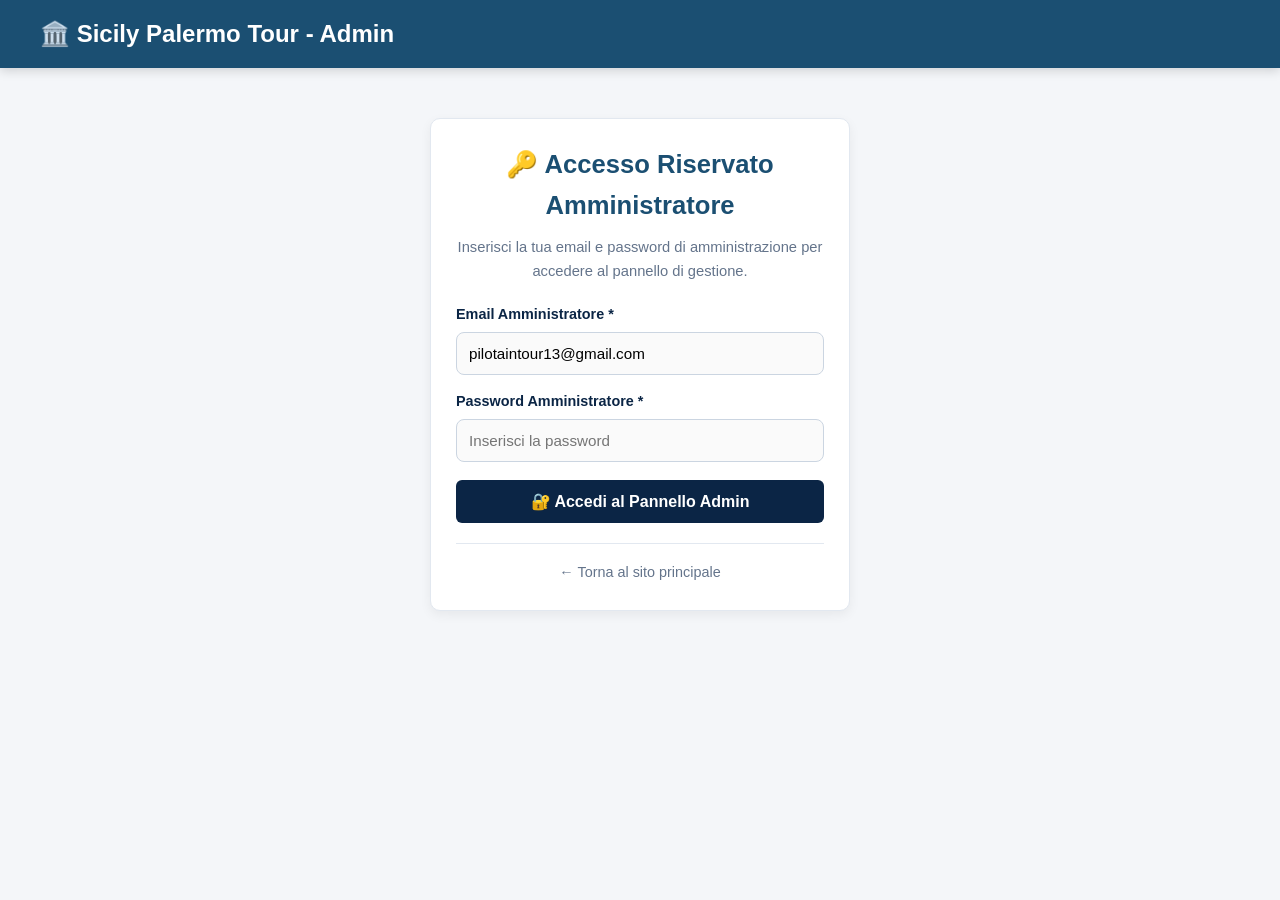
<file: admin/index.html>
<!DOCTYPE html>
<html lang="it">
<head>
    <meta charset="UTF-8">
    <meta name="viewport" content="width=device-width, initial-scale=1.0">
    <title>Sicily Palermo Tour - Pannello Amministrazione</title>
    <link rel="stylesheet" href="admin.css?v=9999">
</head>
<body>

    <!-- Header Amministrativo -->
    <header class="admin-header">
        <div class="header-container">
            <h1>🏛️ Sicily Palermo Tour - Admin</h1>
            <div id="user-controls">
                <span id="welcome-msg">👤 Admin: pilotaintour13@gmail.com</span>
                <a href="../index.html" class="btn-secondary" target="_blank">👁️ Vedi Sito</a>
            </div>
        </div>
    </header>

    <main class="container">

        <!-- Schermata di Login Amministratore -->
        <section id="login-section" class="card login-card hidden">
            <h2>🔑 Accesso Riservato Amministratore</h2>
            <p style="color: #64748b; font-size: 0.92rem; margin-bottom: 20px;">Inserisci la tua email e password di amministrazione per accedere al pannello di gestione.</p>

            <form id="loginForm" onsubmit="effettuaLogin(event)">
                <div class="form-group" style="margin-bottom: 15px;">
                    <label for="admin-email" style="display: block; font-weight: bold; margin-bottom: 6px; color: #0b2545;">Email Amministratore *</label>
                    <input type="email" id="admin-email" required value="pilotaintour13@gmail.com" placeholder="pilotaintour13@gmail.com" style="width: 100%; padding: 12px; border: 1px solid #cbd5e1; border-radius: 8px;">
                </div>
                <div class="form-group" style="margin-bottom: 18px;">
                    <label for="admin-password" style="display: block; font-weight: bold; margin-bottom: 6px; color: #0b2545;">Password Amministratore *</label>
                    <input type="password" id="admin-password" required placeholder="Inserisci la password" style="width: 100%; padding: 12px; border: 1px solid #cbd5e1; border-radius: 8px;">
                </div>
                <div id="login-error" class="alert-error hidden" style="background:#fee2e2; color:#991b1b; padding:12px; border-radius:8px; margin-bottom:15px; font-weight:bold; font-size:0.88rem;">
                    ⛔ Accesso negato: Email o Password errate.
                </div>
                <button type="submit" class="btn-primary full-width" style="background:#0b2545; padding: 12px; font-size: 1rem; font-weight: bold; width: 100%; cursor: pointer;">🔐 Accedi al Pannello Admin</button>
            </form>

            <div class="login-footer" style="margin-top: 20px; text-align: center;">
                <a href="../index.html" style="color: #64748b; text-decoration: none;">← Torna al sito principale</a>
            </div>
        </section>

        <!-- Pannello Dashboard Amministratore (Aperto di default) -->
        <section id="dashboard-section">

            <!-- Navigazione a Schede Admin -->
            <div class="admin-tabs">
                <button class="tab-btn active" id="tab-itinerari-btn" onclick="mostraSezione('sezione-itinerari', this)">📋 Gestione Itinerari</button>
                <button class="tab-btn" id="tab-prenotazioni-btn" onclick="mostraSezione('sezione-prenotazioni', this)">📥 Prenotazioni (<span id="cnt-prenotazioni-badge">0</span>)</button>
                <button class="tab-btn" id="tab-transazioni-btn" onclick="mostraSezione('sezione-transazioni', this)">💳 Transazioni & Incassi (<span id="cnt-transazioni-badge">0</span>)</button>
                <button class="tab-btn" id="tab-promoters-btn" onclick="mostraSezione('sezione-promoters', this)">🤝 Rivenditori & Promoter (<span id="cnt-promoters-badge">0</span>)</button>
                <button class="tab-btn" id="tab-impostazioni-btn" onclick="mostraSezione('sezione-impostazioni', this)">⚙️ Impostazioni Sito</button>
                <button class="tab-btn" id="tab-recensioni-btn" onclick="mostraSezione('sezione-recensioni', this)">⭐ Gestione Recensioni</button>
            </div>

            <!-- SEZIONE 1: Gestione Itinerari -->
            <div id="sezione-itinerari">
                <div class="dashboard-grid">
                    <!-- Colonna Form: Aggiungi / Modifica Itinerario -->
                    <div class="card form-card">
                        <h2 id="form-title">➕ Aggiungi Nuovo Itinerario</h2>
                        <p>Compila i campi sottostanti per pubblicare o aggiornare un tour.</p>

                        <form id="itineraryForm" onsubmit="salvaItinerario(event)">
                            <input type="hidden" id="itinerary-id">

                            <!-- Box Auto-compilatore Intelligente (Modulo Separato admin-smart-parser.js) -->
                            <div id="smart-parser-box" style="background: linear-gradient(135deg, #f0f9ff 0%, #e0f2fe 100%); padding: 16px; border-radius: 12px; border: 1.5px solid #0284c7; margin-bottom: 20px; box-shadow: 0 4px 12px rgba(2, 132, 199, 0.08);">
                                <div style="display: flex; justify-content: space-between; align-items: center; flex-wrap: wrap; gap: 8px;">
                                    <label style="color: #0369a1; font-weight: 800; font-size: 0.98rem; margin: 0; display: flex; align-items: center; gap: 6px;">
                                        ✨ Auto-compilatore Intelligente da Post WhatsApp / Social
                                    </label>
                                    <button type="button" onclick="if(window.adminSmartParser) window.adminSmartParser.toggleParserBox()" class="btn-secondary btn-small" style="background: #0284c7; font-weight: 700;">
                                        ▼ Apri / Chiudi Parser
                                    </button>
                                </div>
                                <p style="font-size: 0.82rem; color: #0369a1; margin-top: 6px; margin-bottom: 10px;">Incolla qui sotto il testo grezzo del post o del messaggio WhatsApp per compilare automaticamente tutti i campi del modulo:</p>

                                <div id="parser-input-container" style="margin-top: 10px;">
                                    <textarea id="smart-parser-input" rows="8" placeholder="Incolla qui il testo del post (es. CARNEVALE DI MISTERBIANCO, Piazzale Giotto ore 10:00, Villabate ore 10:20...)" style="width: 100%; min-height: 180px; padding: 12px; border: 1.5px solid #0284c7; border-radius: 8px; font-size: 0.95rem; line-height: 1.5; background: #ffffff; margin-bottom: 10px; font-family: inherit; resize: vertical;"></textarea>
                                    <div style="display: flex; gap: 10px; justify-content: flex-end; flex-wrap: wrap;">
                                        <button type="button" id="btn-auto-compila-smart" onclick="autoCompilaModuloSmart(event)" class="btn-primary" style="background: #0284c7; font-weight: 700; padding: 12px 26px; font-size: 1rem; cursor: pointer; box-shadow: 0 4px 10px rgba(2, 132, 199, 0.25);">
                                            ⚡ Auto-compila Modulo
                                        </button>
                                    </div>
                                    <div id="parser-status-feedback" class="hidden" style="margin-top: 12px; padding: 12px; border-radius: 8px; font-size: 0.9rem; font-weight: bold;"></div>
                                </div>
                            </div>

                            <div class="form-group">
                                <label for="title">Titolo dell'Itinerario *</label>
                                <input type="text" id="title" required placeholder="Es. Tour dei Mercati Storici">
                            </div>

                            <div class="form-row">
                                <div class="form-group">
                                    <label for="category">Categoria *</label>
                                    <select id="category" required>
                                        <optgroup label="☀️ Tour Giornalieri (Regioni d'Italia)">
                                            <option value="Tour Giornalieri (Sicilia)">☀️ Tour Giornalieri - 🏝️ Sicilia</option>
                                            <option value="Tour Giornalieri (Campania)">☀️ Tour Giornalieri - 🌋 Campania</option>
                                            <option value="Tour Giornalieri (Lazio)">☀️ Tour Giornalieri - 🏛️ Lazio</option>
                                            <option value="Tour Giornalieri (Toscana)">☀️ Tour Giornalieri - 🍷 Toscana</option>
                                            <option value="Tour Giornalieri (Lombardia)">☀️ Tour Giornalieri - 🏰 Lombardia</option>
                                            <option value="Tour Giornalieri (Puglia)">☀️ Tour Giornalieri - 🏖️ Puglia</option>
                                            <option value="Tour Giornalieri (Calabria)">☀️ Tour Giornalieri - 🌶️ Calabria</option>
                                            <option value="Tour Giornalieri (Sardegna)">☀️ Tour Giornalieri - 🌊 Sardegna</option>
                                            <option value="Tour Giornalieri (Altre Regioni)">☀️ Tour Giornalieri - 🇮🇹 Altre Regioni</option>
                                        </optgroup>
                                        <optgroup label="✈️ Tour Esteri (Continenti &amp; Mondo)">
                                            <option value="Tour Esteri (Europa)">✈️ Tour Esteri - 🇪🇺 Europa</option>
                                            <option value="Tour Esteri (USA e Nord America)">✈️ Tour Esteri - 🇺🇸 USA &amp; America del Nord</option>
                                            <option value="Tour Esteri (America del Sud)">✈️ Tour Esteri - 🇧🇷 America del Sud</option>
                                            <option value="Tour Esteri (Asia)">✈️ Tour Esteri - ⛩️ Asia</option>
                                            <option value="Tour Esteri (Africa)">✈️ Tour Esteri - 🦒 Africa</option>
                                            <option value="Tour Esteri (Medio Oriente)">✈️ Tour Esteri - 🐪 Medio Oriente</option>
                                            <option value="Tour Esteri (Oceania e Australia)">✈️ Tour Esteri - 🦘 Oceania &amp; Australia</option>
                                            <option value="Tour Esteri (Altre Destinazioni)">✈️ Tour Esteri - 🌐 Altre Destinazioni</option>
                                        </optgroup>
                                        <optgroup label="Altre Tipologie">
                                            <option value="Tour di Più Giorni">🧳 Tour di Più Giorni</option>
                                            <option value="Trasporti">🚌 Trasporti &amp; Transfer</option>
                                        </optgroup>
                                    </select>
                                </div>

                                <div class="form-group">
                                    <label for="duration">Durata Stimata</label>
                                    <input type="text" id="duration" placeholder="Es. 3 ore / 1 Giorno">
                                </div>
                            </div>

                            <div class="form-row">
                                <div class="form-group">
                                    <label for="price">Prezzo / Info</label>
                                    <input type="text" id="price" placeholder="Es. Da 20€ / Gratuito">
                                </div>

                                <div class="form-group">
                                    <label for="featured">In Evidenza in Home?</label>
                                    <select id="featured">
                                        <option value="true">Sì (In primo piano)</option>
                                        <option value="false">No (Standard)</option>
                                    </select>
                                </div>
                            </div>

                            <!-- Sezione Punti di Raccolta & Incontro Dinamici -->
                            <div class="form-group" style="background: #f0f9ff; padding: 18px; border-radius: 12px; border: 1.5px solid #bae6fd; margin-bottom: 18px;">
                                <div style="display: flex; justify-content: space-between; align-items: center; margin-bottom: 8px; flex-wrap: wrap; gap: 8px;">
                                    <label style="color: #0369a1; font-weight: 800; font-size: 1.02rem; margin: 0;">📍 Punti di Partenza / Raccolta / Incontro</label>
                                    <button type="button" class="btn-primary btn-small" style="background-color: #0284c7; font-weight: 700;" onclick="aggiungiCampoPuntoRaccolta()">
                                        ➕ Aggiungi un altro Punto
                                    </button>
                                </div>
                                <p style="font-size: 0.83rem; color: #0284c7; margin-bottom: 12px;">Inserisci uno o più punti di ritrovo o raccolta per questo tour (es. Piazzale Giotto, Piazza Politeama, Cattedrale, Porto, ecc.).</p>

                                <div id="punti-raccolta-container" style="display: flex; flex-direction: column; gap: 10px; margin-bottom: 14px;">
                                    <div style="position: relative; display: flex; align-items: center; gap: 8px;">
                                        <span style="font-weight: 800; color: #0369a1; font-size: 0.95rem; min-width: 24px; text-align: right;">1.</span>
                                        <div style="flex: 1; position: relative;">
                                            <input type="text" id="punto-raccolta-input-0" value="Piazzale Giotto" onfocus="gestisciAutocompletePuntoRaccolta(0, this.value, true)" oninput="aggiornaValorePuntoRaccolta(0, this.value); gestisciAutocompletePuntoRaccolta(0, this.value)" placeholder="Scrivi o cerca luogo/indirizzo (es. Giotto, Politeama, Cattedrale...)" autocomplete="off" style="width: 100%; padding: 10px 12px; border: 1.5px solid #cbd5e1; border-radius: 8px; font-size: 0.95rem; box-sizing: border-box; background: #ffffff;">
                                            <div id="punto-raccolta-suggestions-0" class="autocomplete-dropdown hidden"></div>
                                        </div>
                                    </div>
                                    <div style="position: relative; display: flex; align-items: center; gap: 8px;">
                                        <span style="font-weight: 800; color: #0369a1; font-size: 0.95rem; min-width: 24px; text-align: right;">2.</span>
                                        <div style="flex: 1; position: relative;">
                                            <input type="text" id="punto-raccolta-input-1" value="Piazza Politeama" onfocus="gestisciAutocompletePuntoRaccolta(1, this.value, true)" oninput="aggiornaValorePuntoRaccolta(1, this.value); gestisciAutocompletePuntoRaccolta(1, this.value)" placeholder="Scrivi o cerca luogo/indirizzo (es. Giotto, Politeama, Cattedrale...)" autocomplete="off" style="width: 100%; padding: 10px 12px; border: 1.5px solid #cbd5e1; border-radius: 8px; font-size: 0.95rem; box-sizing: border-box; background: #ffffff;">
                                            <div id="punto-raccolta-suggestions-1" class="autocomplete-dropdown hidden"></div>
                                        </div>
                                        <button type="button" class="btn-danger btn-small" onclick="rimuoviCampoPuntoRaccolta(1)" title="Elimina punto" style="padding: 8px 12px;">🗑️</button>
                                    </div>
                                </div>

                                <div class="form-group" style="margin-bottom: 0;">
                                    <label for="meeting-instructions" style="font-weight: 700; font-size: 0.9rem; color: #0b2545;">🎒 Indicazioni &amp; Note per il Ritrovo (Istruzioni per i turisti)</label>
                                    <input type="text" id="meeting-instructions" placeholder="Es. Presentarsi 10 min prima. La guida indossa un cordoncino con badge 'Sicily Palermo Tour'." style="width: 100%; padding: 10px; border: 1px solid #cbd5e1; border-radius: 8px;">
                                </div>
                            </div>



                            <!-- Sezione Giorni di Disponibilità & Data Fissa del Tour -->
                            <div class="form-group" style="background: #fafcfd; padding: 18px; border-radius: 12px; border: 1.5px solid #cbd5e1; margin-bottom: 18px;">
                                <div style="display: flex; justify-content: space-between; align-items: center; flex-wrap: wrap; gap: 8px; margin-bottom: 12px; border-bottom: 1px solid #e2e8f0; padding-bottom: 10px;">
                                    <label style="color: #0b2545; margin: 0; font-weight: 800; font-size: 1.05rem;">🗓️ Giorni di Disponibilità o Data Fissa Evento</label>
                                </div>

                                <!-- Scelta tra Settimanale e Data Fissa -->
                                <div style="background: #fefce8; padding: 14px 16px; border-radius: 10px; border: 1.5px solid #fde047; margin-bottom: 16px;">
                                    <label style="color: #854d0e; font-weight: 800; font-size: 0.95rem; margin-bottom: 8px; display: block;">
                                        🎯 Come vuoi impostare la disponibilità per questo tour?
                                    </label>
                                    <div style="display: flex; gap: 20px; flex-wrap: wrap;">
                                        <label style="display: flex; align-items: center; gap: 6px; font-weight: 700; color: #0b2545; cursor: pointer;">
                                            <input type="radio" name="availability-type" value="weekly" checked onchange="gestisciTipoDisponibilitaTour(this.value)" style="accent-color: #d97706; width: 18px; height: 18px;">
                                            🗓️ Ricorrente ogni settimana
                                        </label>
                                        <label style="display: flex; align-items: center; gap: 6px; font-weight: 800; color: #854d0e; cursor: pointer;">
                                            <input type="radio" name="availability-type" value="singleDate" onchange="gestisciTipoDisponibilitaTour(this.value)" style="accent-color: #d97706; width: 18px; height: 18px;">
                                            📌 DATA FISSA SPECIFICA (Evento Unico)
                                        </label>
                                    </div>

                                    <!-- Campo Data Fissa (Visibile solo se selezionato "Data Fissa Specifica") -->
                                    <div id="box-single-fixed-date" class="hidden" style="margin-top: 12px; background: #ffffff; padding: 16px; border-radius: 10px; border: 1.5px solid #d97706;">
                                        <div style="display: flex; justify-content: space-between; align-items: center; margin-bottom: 8px; flex-wrap: wrap; gap: 8px;">
                                            <label style="font-weight: 800; color: #854d0e; margin: 0; font-size: 0.95rem;">
                                                📌 Date Fisse Specifiche dell'Evento / Tour
                                            </label>
                                            <button type="button" onclick="aggiungiCampoDataFissa()" class="btn-primary btn-small" style="background: #d97706; font-weight: 700; color: white; padding: 6px 14px; font-size: 0.85rem;">
                                                ➕ Aggiungi un'altra Data
                                            </button>
                                        </div>
                                        <span style="font-size: 0.83rem; color: #a16207; display: block; margin-bottom: 12px; font-weight: 600;">
                                            *(I turisti potranno prenotare esclusivamente in queste date. Tutte le altre date del calendario saranno bloccate).*
                                        </span>

                                        <div id="date-fisse-container" style="display: flex; flex-direction: column; gap: 10px; margin-bottom: 10px;">
                                            <!-- Popolato dinamicamente via JS -->
                                        </div>

                                        <input type="hidden" id="single-fixed-date-input">
                                    </div>
                                </div>

                                <!-- Giorni Settimana -->
                                <div id="giorni-week-container-wrapper">
                                    <div style="display: flex; justify-content: space-between; align-items: center; flex-wrap: wrap; gap: 8px; margin-bottom: 8px;">
                                        <label style="color: #1b4f72; margin: 0; font-weight: bold; font-size: 0.92rem;">Giorni della Settimana Attivi:</label>
                                        <label style="font-size: 0.85rem; color: #0369a1; font-weight: bold; cursor: pointer;">
                                            <input type="checkbox" id="check-all-days" onchange="toggleTuttiGiorni(this.checked)" checked style="accent-color: #1b4f72;"> Seleziona Tutti
                                        </label>
                                    </div>
                                    <p style="font-size: 0.82rem; color: #64748b; margin-bottom: 10px;">Seleziona i giorni della settimana in cui il tour viene effettuato. I giorni non selezionati saranno bloccati nel calendario:</p>
                                    <div style="display: flex; flex-wrap: wrap; gap: 8px; align-items: center;" id="giorni-week-container">
                                        <label class="day-chip">
                                            <input type="checkbox" name="giorno-check" value="1" checked class="day-chip-input">
                                            <span class="day-chip-btn">Lunedì</span>
                                        </label>
                                        <label class="day-chip">
                                            <input type="checkbox" name="giorno-check" value="2" checked class="day-chip-input">
                                            <span class="day-chip-btn">Martedì</span>
                                        </label>
                                        <label class="day-chip">
                                            <input type="checkbox" name="giorno-check" value="3" checked class="day-chip-input">
                                            <span class="day-chip-btn">Mercoledì</span>
                                        </label>
                                        <label class="day-chip">
                                            <input type="checkbox" name="giorno-check" value="4" checked class="day-chip-input">
                                            <span class="day-chip-btn">Giovedì</span>
                                        </label>
                                        <label class="day-chip">
                                            <input type="checkbox" name="giorno-check" value="5" checked class="day-chip-input">
                                            <span class="day-chip-btn">Venerdì</span>
                                        </label>
                                        <label class="day-chip">
                                            <input type="checkbox" name="giorno-check" value="6" checked class="day-chip-input">
                                            <span class="day-chip-btn">Sabato</span>
                                        </label>
                                        <label class="day-chip">
                                            <input type="checkbox" name="giorno-check" value="0" checked class="day-chip-input">
                                            <span class="day-chip-btn">Domenica</span>
                                        </label>
                                    </div>
                                </div>
                            </div>

                            <!-- Sezione Orari di Partenza per il Calendario -->
                            <div class="form-group" style="background: #f8fafc; padding: 15px; border-radius: 8px; border: 1px solid #e2e8f0; margin-bottom: 18px;">
                                <div style="display: flex; justify-content: space-between; align-items: center; flex-wrap: wrap; gap: 8px; margin-bottom: 8px;">
                                    <label style="color: #1b4f72; margin: 0; font-weight: bold;">⏰ Orari di Partenza &amp; Capienza Personalizzata</label>
                                    <button type="button" class="btn-primary btn-small" style="background-color: #1b4f72;" onclick="apriModalTabellaOrari()">
                                        🗓️ Seleziona Orari dalla Tabella (a 15 min)
                                    </button>
                                </div>
                                <p style="font-size: 0.82rem; color: #64748b; margin-bottom: 10px;">Orari attivi per questo tour. Puoi modificare la capienza direttamente dentro ciascuna targhetta:</p>

                                <!-- OPZIONE CAPIENZA BUS CONDIVISA -->
                                <div style="background: #fefce8; padding: 12px 14px; border-radius: 10px; border: 1.5px solid #fde047; margin-bottom: 12px;">
                                    <label style="display: flex; align-items: center; gap: 10px; font-weight: 800; color: #854d0e; font-size: 0.92rem; cursor: pointer;">
                                        <input type="checkbox" id="shared-bus-capacity-main-check" onchange="sincronizzaCheckBus(this.checked)" style="width: 20px; height: 20px; accent-color: #d97706; cursor: pointer;">
                                        🚌 CAPIENZA BUS CONDIVISA (Quando un cliente prenota, i posti scalano su TUTTI gli orari)
                                    </label>
                                    <span style="font-size: 0.8rem; color: #a16207; display: block; margin-top: 4px; font-weight: 600;">
                                        *(Attiva se tutti gli orari usano lo stesso Bus da es. 55 posti. I posti scalano automaticamente su tutti gli orari della giornata).*
                                    </span>
                                </div>

                                <!-- Lista orari attivi (targhette / chips) -->
                                <div id="orari-active-chips" style="display: flex; flex-wrap: wrap; gap: 8px; min-height: 42px; padding: 10px; background: #ffffff; border: 1px solid #cbd5e1; border-radius: 8px;">
                                    <!-- Popolato via JS -->
                                </div>

                                <!-- Aggiunta rapida orario manuale -->
                                <div style="display: flex; gap: 8px; margin-top: 10px; align-items: center; flex-wrap: wrap;">
                                    <label style="font-size: 0.82rem; font-weight: 700; color: #1b4f72;">➕ Aggiungi Orario:</label>
                                    <input type="time" id="nuovo-orario-input" value="09:00" style="padding: 6px 10px; border: 1.5px solid #cbd5e1; border-radius: 6px; font-weight: bold; font-size: 0.9rem; color: #0b2545;">
                                    <div style="display: flex; align-items: center; gap: 4px;">
                                        <input type="number" id="nuova-capienza-input" value="53" min="1" max="500" placeholder="Capienza" style="width: 65px; padding: 6px; border: 1.5px solid #cbd5e1; border-radius: 6px; font-weight: bold; text-align: center; color: #0369a1; font-size: 0.9rem;">
                                        <span style="font-size: 0.82rem; color: #475569; font-weight: 700;">posti</span>
                                    </div>
                                    <button type="button" class="btn-secondary btn-small" onclick="aggiungiOrarioManuale()" style="background: #0284c7; color: white; border: none; font-weight: 700; padding: 7px 14px;">➕ Inserisci Orario</button>
                                </div>
                            </div>

                            <!-- Sezione Foto (Upload Multiplo File + URL Web) -->
                            <div class="form-group" style="background: #f8fafc; padding: 15px; border-radius: 8px; border: 1px solid #e2e8f0;">
                                <label style="margin-bottom: 10px; color: #1b4f72;">🖼️ Galleria Foto dell'Itinerario (Scorrevoli)</label>

                                <div style="margin-bottom: 12px;">
                                    <label style="font-size: 0.85rem; color: #64748b; font-weight: normal; display: block; margin-bottom: 6px;">📁 <strong>Opzione A:</strong> Carica foto dal dispositivo (selezione multipla):</label>
                                    <button type="button" class="btn-primary" style="background-color: #1b4f72; width: 100%; padding: 12px; font-size: 0.95rem; display: flex; align-items: center; justify-content: center; gap: 8px;" onclick="document.getElementById('image-file-input').click()">
                                        📸 Seleziona Foto dal Telefono / PC (Multiplo)
                                    </button>
                                    <input type="file" id="image-file-input" accept="image/*" multiple onchange="gestisciCaricamentoFotoMultiple(event)" style="display: none;">
                                    <p style="font-size: 0.78rem; color: #1b4f72; margin-top: 6px; margin-bottom: 0;">💡 <em>Tieni premuto sul telefono per selezionare più foto insieme, oppure aggiungine altre cliccando più volte.</em></p>
                                </div>

                                <div>
                                    <label for="image-url" style="font-size: 0.85rem; color: #64748b; font-weight: normal;">🔗 <strong>Opzione B:</strong> Oppure aggiungi link URL Foto:</label>
                                    <div style="display: flex; gap: 8px; margin-top: 4px;">
                                        <input type="url" id="image-url" placeholder="https://images.unsplash.com/..." style="flex: 1;">
                                        <button type="button" class="btn-secondary btn-small" onclick="aggiungiUrlFoto()">+ Aggiungi</button>
                                    </div>
                                </div>

                                <!-- Griglia Miniature Foto Caricate -->
                                <div id="gallery-preview-container" class="gallery-preview-grid" style="margin-top: 15px;">
                                    <!-- Popolato via JS -->
                                </div>
                            </div>

                            <!-- Servizi Inclusi Checkboxes (Allineamento Perfetto) -->
                            <div class="form-group" style="background: #fafcfd; padding: 16px; border-radius: 10px; border: 1px solid #e2e8f0;">
                                <label style="color: #1b4f72; font-weight: 800; font-size: 0.95rem; margin-bottom: 6px;">✓ Servizi Inclusi nel Prezzo del Tour</label>
                                <p style="font-size: 0.82rem; color: #64748b; margin-bottom: 12px;">Seleziona i servizi effettivi inclusi nella quota partecipante:</p>
                                <div style="display: grid; grid-template-columns: repeat(auto-fill, minmax(210px, 1fr)); gap: 10px;">
                                    <label style="display: flex; align-items: center; gap: 8px; font-weight: 600; font-size: 0.88rem; color: #334155; background: #ffffff; padding: 8px 12px; border-radius: 8px; border: 1px solid #cbd5e1; cursor: pointer;">
                                        <input type="checkbox" name="servizio-check" value="Guida Turistica Autorizzata" style="width: 16px; height: 16px; accent-color: #1b4f72; cursor: pointer;">
                                        🚩 Guida Turistica Autorizzata
                                    </label>
                                    <label style="display: flex; align-items: center; gap: 8px; font-weight: 600; font-size: 0.88rem; color: #334155; background: #ffffff; padding: 8px 12px; border-radius: 8px; border: 1px solid #cbd5e1; cursor: pointer;">
                                        <input type="checkbox" name="servizio-check" value="Accompagnatore Turistico / Leader" style="width: 16px; height: 16px; accent-color: #1b4f72; cursor: pointer;">
                                        🧳 Accompagnatore Turistico
                                    </label>
                                    <label style="display: flex; align-items: center; gap: 8px; font-weight: 600; font-size: 0.88rem; color: #334155; background: #ffffff; padding: 8px 12px; border-radius: 8px; border: 1px solid #cbd5e1; cursor: pointer;">
                                        <input type="checkbox" name="servizio-check" value="Degustazioni & Street Food" style="width: 16px; height: 16px; accent-color: #1b4f72; cursor: pointer;">
                                        🥙 Degustazioni & Food
                                    </label>
                                    <label style="display: flex; align-items: center; gap: 8px; font-weight: 600; font-size: 0.88rem; color: #334155; background: #ffffff; padding: 8px 12px; border-radius: 8px; border: 1px solid #cbd5e1; cursor: pointer;">
                                        <input type="checkbox" name="servizio-check" value="Ingressi Monumenti e Musei" style="width: 16px; height: 16px; accent-color: #1b4f72; cursor: pointer;">
                                        🎟️ Ingressi Monumenti
                                    </label>
                                    <label style="display: flex; align-items: center; gap: 8px; font-weight: 600; font-size: 0.88rem; color: #334155; background: #ffffff; padding: 8px 12px; border-radius: 8px; border: 1px solid #cbd5e1; cursor: pointer;">
                                        <input type="checkbox" name="servizio-check" value="Auricolari Radio Whisper" style="width: 16px; height: 16px; accent-color: #1b4f72; cursor: pointer;">
                                        🎧 Auricolari Radio Whisper
                                    </label>
                                    <label style="display: flex; align-items: center; gap: 8px; font-weight: 600; font-size: 0.88rem; color: #334155; background: #ffffff; padding: 8px 12px; border-radius: 8px; border: 1px solid #cbd5e1; cursor: pointer;">
                                        <input type="checkbox" name="servizio-check" value="Trasporto / Transfer Incluso" style="width: 16px; height: 16px; accent-color: #1b4f72; cursor: pointer;">
                                        🚌 Trasporto / Transfer
                                    </label>
                                    <label style="display: flex; align-items: center; gap: 8px; font-weight: 600; font-size: 0.88rem; color: #334155; background: #ffffff; padding: 8px 12px; border-radius: 8px; border: 1px solid #cbd5e1; cursor: pointer;">
                                        <input type="checkbox" name="servizio-check" value="Assicurazione Tour Inclusa" style="width: 16px; height: 16px; accent-color: #1b4f72; cursor: pointer;">
                                        🛡️ Assicurazione Tour
                                    </label>
                                    <label style="display: flex; align-items: center; gap: 8px; font-weight: 600; font-size: 0.88rem; color: #334155; background: #ffffff; padding: 8px 12px; border-radius: 8px; border: 1px solid #cbd5e1; cursor: pointer;">
                                        <input type="checkbox" name="servizio-check" value="Assistenza Dedicata WhatsApp" style="width: 16px; height: 16px; accent-color: #1b4f72; cursor: pointer;">
                                        💬 Assistenza WhatsApp
                                    </label>
                                    <label style="display: flex; align-items: center; gap: 8px; font-weight: 600; font-size: 0.88rem; color: #334155; background: #ffffff; padding: 8px 12px; border-radius: 8px; border: 1px solid #cbd5e1; cursor: pointer;">
                                        <input type="checkbox" name="servizio-check" value="Cancellazione Gratuita" style="width: 16px; height: 16px; accent-color: #1b4f72; cursor: pointer;">
                                        🔄 Cancellazione Gratuita
                                    </label>
                                </div>
                            </div>

                            <!-- Caratteristiche & Suggerimenti Tour -->
                            <div class="form-group" style="background: #fffbf5; padding: 16px; border-radius: 10px; border: 1px solid #fed7aa; margin-bottom: 18px;">
                                <label style="color: #c2410c; font-weight: 800; font-size: 0.95rem; margin-bottom: 6px;">🏷️ Caratteristiche & Suggerimenti Tour</label>
                                <p style="font-size: 0.82rem; color: #9a3412; margin-bottom: 12px;">Tag e raccomandazioni utili per i turisti durante la prenotazione:</p>
                                <div style="display: grid; grid-template-columns: repeat(auto-fill, minmax(210px, 1fr)); gap: 10px;">
                                    <label style="display: flex; align-items: center; gap: 8px; font-weight: 600; font-size: 0.88rem; color: #9a3412; background: #ffffff; padding: 8px 12px; border-radius: 8px; border: 1px solid #fed7aa; cursor: pointer;">
                                        <input type="checkbox" name="servizio-check" value="Adatto a Famiglie & Bambini" style="width: 16px; height: 16px; accent-color: #c2410c; cursor: pointer;">
                                        👨‍👩‍👧‍👦 Adatto a Famiglie
                                    </label>
                                    <label style="display: flex; align-items: center; gap: 8px; font-weight: 600; font-size: 0.88rem; color: #9a3412; background: #ffffff; padding: 8px 12px; border-radius: 8px; border: 1px solid #fed7aa; cursor: pointer;">
                                        <input type="checkbox" name="servizio-check" value="Accessibile Sedia a Rotelle" style="width: 16px; height: 16px; accent-color: #c2410c; cursor: pointer;">
                                        ♿ Accesso Disabili / Sedia a Rotelle
                                    </label>
                                    <label style="display: flex; align-items: center; gap: 8px; font-weight: 600; font-size: 0.88rem; color: #9a3412; background: #ffffff; padding: 8px 12px; border-radius: 8px; border: 1px solid #fed7aa; cursor: pointer;">
                                        <input type="checkbox" name="servizio-check" value="Pet Friendly (Animali Ammessi)" style="width: 16px; height: 16px; accent-color: #c2410c; cursor: pointer;">
                                        🐾 Pet Friendly (Animali)
                                    </label>
                                    <label style="display: flex; align-items: center; gap: 8px; font-weight: 600; font-size: 0.88rem; color: #9a3412; background: #ffffff; padding: 8px 12px; border-radius: 8px; border: 1px solid #fed7aa; cursor: pointer;">
                                        <input type="checkbox" name="servizio-check" value="Camminata Facile Pianeggiante" style="width: 16px; height: 16px; accent-color: #c2410c; cursor: pointer;">
                                        🚶 Camminata Facile
                                    </label>
                                    <label style="display: flex; align-items: center; gap: 8px; font-weight: 600; font-size: 0.88rem; color: #9a3412; background: #ffffff; padding: 8px 12px; border-radius: 8px; border: 1px solid #fed7aa; cursor: pointer;">
                                        <input type="checkbox" name="servizio-check" value="Tour Multilingua (ITA/ENG)" style="width: 16px; height: 16px; accent-color: #c2410c; cursor: pointer;">
                                        🌐 Tour Multilingua
                                    </label>
                                </div>
                            </div>

                            <div class="form-group">
                                <label for="short-desc">Descrizione Breve (Per la scheda in Home) *</label>
                                <textarea id="short-desc" rows="4" required placeholder="Una o due frasi di presentazione del tour..." style="width: 100%; min-height: 110px; padding: 12px; border: 1.5px solid #cbd5e1; border-radius: 8px; font-size: 0.95rem; line-height: 1.5; font-family: inherit; resize: vertical; background: #ffffff;"></textarea>
                            </div>

                            <div class="form-group">
                                <label for="full-desc">Descrizione Dettagliata Generale *</label>
                                <textarea id="full-desc" rows="14" required placeholder="Spiegazione generale del tour e storia dei luoghi..." style="width: 100%; min-height: 320px; padding: 12px; border: 1.5px solid #cbd5e1; border-radius: 8px; font-size: 0.95rem; line-height: 1.5; font-family: inherit; resize: vertical; background: #ffffff;"></textarea>
                            </div>

                            <div class="button-group">
                                <button type="submit" class="btn-primary" id="save-btn">💾 Salva Itinerario</button>
                                <button type="button" class="btn-secondary hidden" id="cancel-edit-btn" onclick="annullaModifica()">Annulla Modifica</button>
                            </div>
                        </form>
                    </div>

                    <!-- Colonna Elenco Itinerari -->
                    <div class="card list-card">
                        <div class="list-header" style="flex-wrap: wrap; gap: 8px;">
                            <h2>📋 Itinerari Caricati (<span id="itinerary-count">0</span>)</h2>
                            <span style="background: #dcfce7; color: #166534; font-size: 0.82rem; padding: 6px 12px; border-radius: 20px; font-weight: bold; border: 1px solid #bbf7d0; display: inline-flex; align-items: center; gap: 4px;">🟢 Sincronizzato in Tempo Reale nel Cloud</span>
                        </div>

                        <div id="itineraries-list" class="itineraries-list">
                            <!-- Verrà popolato dinamicamente via JS -->
                        </div>
                    </div>
                </div>
            </div>

            <!-- SEZIONE 2: Gestione Prenotazioni Ricevute -->
            <div id="sezione-prenotazioni" class="card hidden">
                <div style="display: flex; justify-content: space-between; align-items: center; margin-bottom: 20px; flex-wrap: wrap; gap: 10px;">
                    <div>
                        <h2 style="color: #1b4f72; margin: 0;">📥 Prenotazioni Ricevute dai Clienti</h2>
                        <p style="color: #64748b; font-size: 0.9rem; margin: 4px 0 0 0;">Visualizza e gestisci le richieste di prenotazione inviate via web e WhatsApp.</p>
                    </div>
                    <button class="btn-secondary btn-small" onclick="caricaPrenotazioniAdmin()">🔄 Aggiorna Lista</button>
                </div>

                <div id="admin-bookings-list">
                    <!-- Popolato via JS -->
                </div>
            </div>

            <!-- SEZIONE 3: Transazioni & Incassi Stripe -->
            <div id="sezione-transazioni" class="hidden">
                <!-- Popolato via JS da admin-transazioni.js -->
            </div>

            <!-- SEZIONE 4: Gestione Recensioni -->
            <div id="sezione-recensioni" class="card hidden">
                <div style="display: flex; justify-content: space-between; align-items: center; margin-bottom: 20px; flex-wrap: wrap; gap: 10px;">
                    <div>
                        <h2 style="color: #1b4f72; margin: 0;">⭐ Gestione Recensioni Clienti</h2>
                        <p style="color: #64748b; font-size: 0.9rem; margin: 4px 0 0 0;">Visualizza e modera tutte le recensioni pubblicate nel Cloud per tutti i visitatori.</p>
                    </div>
                    <button class="btn-secondary btn-small" onclick="caricaRecensioniAdmin()">🔄 Aggiorna Recensioni</button>
                </div>

                <div id="admin-recensioni-list">
                    <!-- Popolato via JS -->
                </div>
            </div>

            <!-- SEZIONE PROMOTERS & RIVENDITORI -->
            <div id="sezione-promoters" class="card hidden">
                <div style="display: flex; justify-content: space-between; align-items: center; margin-bottom: 20px; flex-wrap: wrap; gap: 10px;">
                    <div>
                        <h2 style="color: #1b4f72; margin: 0;">🤝 Gestione Rivenditori, Affiliate & Codici Promo</h2>
                        <p style="color: #64748b; font-size: 0.9rem; margin: 4px 0 0 0;">Crea codici promozionali per hotel, agenzie e promoter. Monitora vendite e commissioni spettanti.</p>
                    </div>
                    <div style="display: flex; gap: 8px;">
                        <a href="../partner/index.html" target="_blank" class="btn-secondary btn-small" style="background: #0284c7; color: white;">👁️ Apri Pannello Riservato Partner</a>
                        <button class="btn-secondary btn-small" onclick="caricaPromotersAdmin()">🔄 Aggiorna Lista</button>
                    </div>
                </div>

                <!-- Form Creazione Nuovo Promoter -->
                <div style="background: #f0f9ff; padding: 20px; border-radius: 12px; border: 1.5px solid #0284c7; margin-bottom: 24px;">
                    <h3 style="color: #0369a1; font-size: 1.1rem; margin-bottom: 8px;">➕ Aggiungi Nuovo Rivenditore / Partner</h3>
                    <form id="formNuovoPromoter" onsubmit="salvaNuovoPromoterAdmin(event)" style="display: grid; grid-template-columns: repeat(auto-fit, minmax(220px, 1fr)); gap: 14px; align-items: end;">
                        <div>
                            <label style="display: block; font-weight: 700; font-size: 0.85rem; color: #0b2545; margin-bottom: 4px;">Nome Rivenditore / Hotel *</label>
                            <input type="text" id="new-promoter-name" required placeholder="Es. Hotel Plaza Palermo" style="width: 100%; padding: 10px; border: 1px solid #cbd5e1; border-radius: 8px;">
                        </div>
                        <div>
                            <label style="display: block; font-weight: 700; font-size: 0.85rem; color: #0b2545; margin-bottom: 4px;">Codice Promo Univoco *</label>
                            <input type="text" id="new-promoter-code" required placeholder="Es. HOTEL10" style="width: 100%; padding: 10px; border: 1px solid #cbd5e1; border-radius: 8px; font-weight: bold; text-transform: uppercase;">
                        </div>
                        <div>
                            <label style="display: block; font-weight: 700; font-size: 0.85rem; color: #0b2545; margin-bottom: 4px;">Email Accesso Partner *</label>
                            <input type="email" id="new-promoter-email" required placeholder="hotel@example.com" style="width: 100%; padding: 10px; border: 1px solid #cbd5e1; border-radius: 8px;">
                        </div>
                        <div>
                            <label style="display: block; font-weight: 700; font-size: 0.85rem; color: #0b2545; margin-bottom: 4px;">Password Accesso Partner</label>
                            <input type="text" id="new-promoter-password" placeholder="Partner123!" style="width: 100%; padding: 10px; border: 1px solid #cbd5e1; border-radius: 8px;">
                        </div>
                        <div>
                            <label style="display: block; font-weight: 700; font-size: 0.85rem; color: #0b2545; margin-bottom: 4px;">Sconto Turista (%)</label>
                            <input type="number" id="new-promoter-discount" value="10" min="1" max="100" style="width: 100%; padding: 10px; border: 1px solid #cbd5e1; border-radius: 8px;">
                        </div>
                        <div>
                            <label style="display: block; font-weight: 700; font-size: 0.85rem; color: #0b2545; margin-bottom: 4px;">Commissione Partner (%)</label>
                            <input type="number" id="new-promoter-commission" value="10" min="1" max="100" style="width: 100%; padding: 10px; border: 1px solid #cbd5e1; border-radius: 8px;">
                        </div>
                        <div>
                            <label style="display: block; font-weight: 700; font-size: 0.85rem; color: #0b2545; margin-bottom: 4px;">Telefono / WhatsApp</label>
                            <input type="text" id="new-promoter-phone" placeholder="+39 091 123456" style="width: 100%; padding: 10px; border: 1px solid #cbd5e1; border-radius: 8px;">
                        </div>
                        <div>
                            <label style="display: block; font-weight: 800; font-size: 0.85rem; color: #0369a1; margin-bottom: 4px;">🏦 IBAN Bancario Partner</label>
                            <input type="text" id="new-promoter-iban" placeholder="IT60X0000000000000000000000" style="width: 100%; padding: 10px; border: 1.5px solid #0284c7; border-radius: 8px; font-family: monospace; font-weight: bold; text-transform: uppercase; background: #ffffff;">
                        </div>
                        <div>
                            <label style="display: block; font-weight: 700; font-size: 0.85rem; color: #0b2545; margin-bottom: 4px;">⚡ Stripe Connect ID (Opzionale)</label>
                            <input type="text" id="new-promoter-stripe" placeholder="Es. acct_1NXXXXXXXX" style="width: 100%; padding: 10px; border: 1px solid #cbd5e1; border-radius: 8px; font-family: monospace;">
                        </div>
                        <div style="grid-column: 1 / -1; text-align: right; margin-top: 8px;">
                            <button type="submit" class="btn-primary" style="background: #0284c7; padding: 12px 30px; font-weight: bold; font-size: 1rem; width: 100%; justify-content: center;">
                                💾 Salva Rivenditore
                            </button>
                        </div>
                    </form>
                </div>

                <div id="admin-promoters-list">
                    <!-- Popolato via JS -->
                </div>
            </div>

            <!-- SEZIONE 3: Impostazioni Sito -->
            <div id="sezione-impostazioni" class="card hidden">
                <h2 style="color: #1b4f72; font-size: 1.5rem; margin-bottom: 8px;">⚙️ Impostazioni del Sito</h2>
                <p style="color: #64748b; font-size: 0.95rem; margin-bottom: 25px;">Seleziona la configurazione che desideri modificare:</p>

                <div class="settings-list">
                    <!-- Voce Lista 0: Password Admin -->
                    <div class="settings-item">
                        <div class="settings-item-header" onclick="toggleSettingBox('box-admin-password')">
                            <div style="display: flex; align-items: center; gap: 10px;">
                                <span style="font-size: 1.2rem;">🔑</span>
                                <strong style="color: #1b4f72; font-size: 1.05rem;">Cambia Password di Accesso Admin</strong>
                            </div>
                            <span id="arrow-box-admin-password" class="settings-arrow">▼</span>
                        </div>
                        <div id="box-admin-password" class="settings-item-body hidden">
                            <p style="font-size: 0.9rem; color: #475569; margin-bottom: 12px;">Inserisci la nuova password per l'accesso al tuo pannello admin:</p>
                            <div style="display: flex; flex-direction: column; gap: 12px; max-width: 500px;">
                                <input type="password" id="nuova-password-input" placeholder="Nuova Password (es. MiaPassword123!)" style="width: 100%; padding: 10px; border: 1px solid #cbd5e1; border-radius: 6px;">
                                <button onclick="salvaNuovaPasswordAdmin()" class="btn-primary" style="background-color: #0b2545; padding: 10px 20px;">💾 Salva Nuova Password</button>
                            </div>
                        </div>
                    </div>

                    <!-- Voce Lista 1: WhatsApp -->
                    <div class="settings-item" style="margin-top: 15px;">
                        <div class="settings-item-header" onclick="toggleSettingBox('box-whatsapp')">
                            <div style="display: flex; align-items: center; gap: 10px;">
                                <span style="font-size: 1.2rem;">📱</span>
                                <strong style="color: #1b4f72; font-size: 1.05rem;">Configurazione WhatsApp</strong>
                            </div>
                            <span id="arrow-box-whatsapp" class="settings-arrow">▼</span>
                        </div>
                        <div id="box-whatsapp" class="settings-item-body hidden">
                            <p style="font-size: 0.9rem; color: #475569; margin-bottom: 12px;">Inserisci il numero di telefono a cui i turisti invieranno i messaggi (prefisso incluso, es. <code>393717358832</code>):</p>
                            <div style="display: flex; gap: 12px; max-width: 500px; flex-wrap: wrap;">
                                <input type="text" id="wa-number-input" aria-label="Numero WhatsApp" value="393717358832" placeholder="Es. 393717358832" style="flex: 1; min-width: 200px; padding: 10px; border: 1px solid #cbd5e1; border-radius: 6px;">
                                <button onclick="salvaNumeroWhatsApp()" class="btn-primary" style="background-color: #25d366;">💾 Salva Numero</button>
                            </div>
                        </div>
                    </div>

                    <!-- Voce Lista 2: Stripe Keys -->
                    <div class="settings-item" style="margin-top: 15px;">
                        <div class="settings-item-header" onclick="toggleSettingBox('box-stripe')">
                            <div style="display: flex; align-items: center; gap: 10px;">
                                <span style="font-size: 1.2rem;">💳</span>
                                <strong style="color: #1b4f72; font-size: 1.05rem;">Configurazione Carte & Stripe API Keys</strong>
                            </div>
                            <span id="arrow-box-stripe" class="settings-arrow">▼</span>
                        </div>
                        <div id="box-stripe" class="settings-item-body hidden">
                            <p style="font-size: 0.9rem; color: #475569; margin-bottom: 12px;">Incolla le tue chiavi ufficiali di Stripe per la gestione delle Pre-Autorizzazioni (blocco importo in sospeso):</p>
                            <div style="display: flex; flex-direction: column; gap: 12px; max-width: 600px;">
                                <div>
                                    <label style="display: block; font-weight: bold; font-size: 0.85rem; color: #0b2545; margin-bottom: 4px;">Stripe Publishable Key (pk_test_... o pk_live_...):</label>
                                    <input type="text" id="stripe-pk-input" placeholder="pk_test_..." style="width: 100%; padding: 10px; border: 1px solid #cbd5e1; border-radius: 6px; font-family: monospace;">
                                </div>
                                <div>
                                    <label style="display: block; font-weight: bold; font-size: 0.85rem; color: #0b2545; margin-bottom: 4px;">Stripe Secret Key (sk_test_... o sk_live_...):</label>
                                    <input type="password" id="stripe-sk-input" placeholder="sk_test_..." style="width: 100%; padding: 10px; border: 1px solid #cbd5e1; border-radius: 6px; font-family: monospace;">
                                </div>
                                <div>
                                    <button onclick="salvaChiaviStripe()" class="btn-primary" style="background-color: #0b2545; padding: 10px 20px;">💾 Salva Chiavi Stripe</button>
                                </div>
                            </div>
                        </div>
                    </div>

                    <!-- Voce Lista 3: Brevo Email Key -->
                    <div class="settings-item" style="margin-top: 15px;">
                        <div class="settings-item-header" onclick="toggleSettingBox('box-brevo')">
                            <div style="display: flex; align-items: center; gap: 10px;">
                                <span style="font-size: 1.2rem;">📬</span>
                                <strong style="color: #1b4f72; font-size: 1.05rem;">Configurazione Email Automatiche Brevo</strong>
                            </div>
                            <span id="arrow-box-brevo" class="settings-arrow">▼</span>
                        </div>
                        <div id="box-brevo" class="settings-item-body hidden">
                            <p style="font-size: 0.9rem; color: #475569; margin-bottom: 12px;">Incolla la tua API Key di Brevo per l'invio automatico delle email di conferma ai turisti ed a te stesso:</p>
                            <div style="display: flex; flex-direction: column; gap: 12px; max-width: 600px;">
                                <div>
                                    <label style="display: block; font-weight: bold; font-size: 0.85rem; color: #0b2545; margin-bottom: 4px;">Brevo API Key (xkeysib-...):</label>
                                    <input type="text" id="brevo-key-input" placeholder="xkeysib-..." style="width: 100%; padding: 10px; border: 1px solid #cbd5e1; border-radius: 6px; font-family: monospace;">
                                </div>
                                <div>
                                    <label style="display: block; font-weight: bold; font-size: 0.85rem; color: #0b2545; margin-bottom: 4px;">Email Mittente Autorizzata Brevo (es. pilotaintour13@gmail.com):</label>
                                    <input type="email" id="brevo-sender-input" placeholder="pilotaintour13@gmail.com" style="width: 100%; padding: 10px; border: 1px solid #cbd5e1; border-radius: 6px;">
                                </div>
                                <div style="display: flex; gap: 10px; flex-wrap: wrap; margin-top: 4px;">
                                    <button onclick="salvaChiaveBrevo(); alert('✅ Configurazione Brevo salvata!');" class="btn-primary" style="background-color: #009255; padding: 10px 20px;">💾 Salva Configurazione Brevo Email</button>
                                    <button onclick="inviaEmailTestAdmin(event)" class="btn-secondary" style="background-color: #0369a1; color: white; border: none; padding: 10px 20px; font-weight: bold;">🧪 Invia Email di Test Ora</button>
                                </div>
                            </div>
                        </div>
                    </div>

                    <!-- Voce Lista 4: Foto Sfondo Copertina Homepage -->
                    <div class="settings-item" style="margin-top: 15px;">
                        <div class="settings-item-header" onclick="toggleSettingBox('box-hero-photos')">
                            <div style="display: flex; align-items: center; gap: 10px;">
                                <span style="font-size: 1.2rem;">🖼️</span>
                                <strong style="color: #1b4f72; font-size: 1.05rem;">Foto Sfondo Copertina Homepage (Hero Slider)</strong>
                            </div>
                            <span id="arrow-box-hero-photos" class="settings-arrow">▼</span>
                        </div>
                        <div id="box-hero-photos" class="settings-item-body hidden">
                            <p style="font-size: 0.9rem; color: #475569; margin-bottom: 12px;">Scegli e gestisci le foto che scorrono sullo sfondo della copertina principale del sito:</p>
                            <div style="display: flex; flex-direction: column; gap: 14px; max-width: 650px;">
                                <div>
                                    <button type="button" class="btn-primary" style="background:#1b4f72;" onclick="document.getElementById('hero-file-input').click()">📸 Carica Foto dal Telefono / PC (Multiplo)</button>
                                    <input type="file" id="hero-file-input" accept="image/*" multiple onchange="gestisciCaricamentoFotoHero(event)" style="display:none;">
                                </div>
                                <div>
                                    <label style="font-size: 0.85rem; color: #64748b;">🔗 Oppure incolla un Link URL Foto:</label>
                                    <div style="display: flex; gap: 8px; margin-top: 4px;">
                                        <input type="url" id="hero-photo-url-input" placeholder="https://images.unsplash.com/..." style="flex: 1; padding: 8px; border: 1px solid #cbd5e1; border-radius: 6px;">
                                        <button type="button" class="btn-secondary btn-small" onclick="aggiungiUrlFotoHero()">+ Aggiungi</button>
                                    </div>
                                </div>
                                <div id="hero-gallery-preview" style="display: flex; flex-wrap: wrap; gap: 10px; margin-top: 10px;"></div>
                                <div>
                                    <button type="button" onclick="salvaFotoHero()" class="btn-primary" style="background-color: #0b2545; padding: 10px 20px;">💾 Salva & Pubblica Foto Sfondo Copertina</button>
                                </div>
                            </div>
                        </div>
                    </div>

                    <!-- Voce Lista 4: Personalizzazione Template Email -->
                    <div class="settings-item" style="margin-top: 15px;">
                        <div class="settings-item-header" onclick="toggleSettingBox('box-email-template')">
                            <div style="display: flex; align-items: center; gap: 10px;">
                                <span style="font-size: 1.2rem;">📩</span>
                                <strong style="color: #1b4f72; font-size: 1.05rem;">Personalizza Testi Email di Conferma Turisti</strong>
                            </div>
                            <span id="arrow-box-email-template" class="settings-arrow">▼</span>
                        </div>
                        <div id="box-email-template" class="settings-item-body hidden">
                            <p style="font-size: 0.9rem; color: #475569; margin-bottom: 12px;">Modifica liberamente i testi, i saluti e le istruzioni che verranno inviate via email ai turisti quando prenotano:</p>
                            <div style="display: flex; flex-direction: column; gap: 14px; max-width: 650px;">
                                <div>
                                    <label style="display: block; font-weight: bold; font-size: 0.88rem; color: #0b2545; margin-bottom: 4px;">Oggetto dell'Email:</label>
                                    <input type="text" id="email-template-subject" placeholder="Oggetto dell'email..." style="width: 100%; padding: 10px; border: 1px solid #cbd5e1; border-radius: 6px;">
                                </div>
                                <div>
                                    <label style="display: block; font-weight: bold; font-size: 0.88rem; color: #0b2545; margin-bottom: 4px;">Messaggio di Benvenuto (Iniziale):</label>
                                    <textarea id="email-template-welcome" rows="2" style="width: 100%; padding: 10px; border: 1px solid #cbd5e1; border-radius: 6px;"></textarea>
                                </div>
                                <div>
                                    <label style="display: block; font-weight: bold; font-size: 0.88rem; color: #0b2545; margin-bottom: 4px;">🎒 Istruzioni & Avvisi per il Tour (Punto di Ritrovo, Scarpe, ecc.):</label>
                                    <textarea id="email-template-instructions" rows="3" style="width: 100%; padding: 10px; border: 1px solid #cbd5e1; border-radius: 6px;"></textarea>
                                </div>
                                <div>
                                    <label style="display: block; font-weight: bold; font-size: 0.88rem; color: #0b2545; margin-bottom: 4px;">Messaggio di Chiusura / Saluto Finale:</label>
                                    <textarea id="email-template-footer" rows="2" style="width: 100%; padding: 10px; border: 1px solid #cbd5e1; border-radius: 6px;"></textarea>
                                </div>
                                <div style="display: flex; gap: 10px; flex-wrap: wrap; margin-top: 5px;">
                                    <button onclick="salvaTemplateEmailDaAdmin()" class="btn-primary" style="background-color: #0b2545; padding: 10px 20px;">💾 Salva Testi Email</button>
                                    <button onclick="ripristinaTemplateEmailDefault()" class="btn-secondary" style="padding: 10px 16px;">🔄 Ripristina Default</button>
                                </div>
                            </div>
                        </div>
                    </div>

                    <!-- In futuro potremo aggiungere altre opzioni qui nella lista -->
                </div>
            </div>

        </section>

    </main>

    <!-- Popup Modale Tabella Selettore Orari 15 min -->
    <div id="modal-tabella-orari" class="modal-overlay hidden" onclick="chiudiModalTabellaOrari(event)">
        <div class="modal-content" onclick="event.stopPropagation()" style="max-width: 620px; padding: 25px; border-radius: 12px;">
            <div style="display: flex; justify-content: space-between; align-items: center; margin-bottom: 15px; border-bottom: 2px solid #e2e8f0; padding-bottom: 10px;">
                <h3 style="color: #1b4f72; margin: 0; font-size: 1.3rem;">🗓️ Seleziona Orari di Partenza (Tabella 15 min)</h3>
                <button type="button" onclick="chiudiModalTabellaOrari()" style="background: transparent; border: none; font-size: 1.8rem; cursor: pointer; color: #64748b;">&times;</button>
            </div>

            <p style="font-size: 0.88rem; color: #64748b; margin-bottom: 12px;">Imposta la capienza e clicca sulle celle per attivarli. Le celle blu con <strong>✓</strong> sono gli orari attivi con la loro capienza:</p>

            <!-- OPZIONE CAPIENZA BUS CONDIVISA NELLA TABELLA -->
            <div style="background: #fefce8; padding: 12px 15px; border-radius: 10px; border: 1.5px solid #fde047; margin-bottom: 15px;">
                <label style="display: flex; align-items: center; gap: 10px; font-weight: 800; color: #854d0e; font-size: 0.93rem; cursor: pointer;">
                    <input type="checkbox" id="shared-bus-capacity-check" onchange="sincronizzaCheckBus(this.checked)" style="width: 22px; height: 22px; accent-color: #d97706; cursor: pointer;">
                    🚌 MODALITÀ BUS / CAPIENZA CONDIVISA (Scala i posti su TUTTI gli orari)
                </label>
            </div>

            <!-- Selettore Capienza e Pulizia Orari -->
            <div style="background: #f0f9ff; padding: 12px 15px; border-radius: 8px; border: 1px solid #bae6fd; margin-bottom: 15px; display: flex; align-items: center; justify-content: space-between; flex-wrap: wrap; gap: 10px;">
                <div style="display: flex; align-items: center; gap: 8px;">
                    <label for="capienza-selezione-input" style="font-weight: bold; color: #0369a1; font-size: 0.9rem;">🎯 Capienza per gli orari da cliccare:</label>
                    <input type="number" id="capienza-selezione-input" value="53" min="1" max="200" style="width: 70px; padding: 6px; border: 1px solid #cbd5e1; border-radius: 6px; font-weight: bold; text-align: center;">
                    <span style="font-size: 0.85rem; color: #0369a1; font-weight: 600;">persone max</span>
                </div>
                <button type="button" class="btn-danger btn-small" onclick="applicaPresetOrari('reset')">🧹 Deseleziona Tutti</button>
            </div>

            <!-- Tabella Orari (Ore sulle righe, Minuti :00 :15 :30 :45 sulle colonne) -->
            <div style="max-height: 380px; overflow-y: auto; border: 1px solid #cbd5e1; border-radius: 8px;">
                <table style="width: 100%; border-collapse: collapse; text-align: center; font-size: 0.88rem;">
                    <thead>
                        <tr style="background: #1b4f72; color: white; position: sticky; top: 0; z-index: 5;">
                            <th style="padding: 10px; border: 1px solid #0f3654; width: 80px;">Ora</th>
                            <th style="padding: 10px; border: 1px solid #0f3654;">:00</th>
                            <th style="padding: 10px; border: 1px solid #0f3654;">:15</th>
                            <th style="padding: 10px; border: 1px solid #0f3654;">:30</th>
                            <th style="padding: 10px; border: 1px solid #0f3654;">:45</th>
                        </tr>
                    </thead>
                    <tbody id="orari-table-body">
                        <!-- Popolato dinamicamente via JS -->
                    </tbody>
                </table>
            </div>

            <div style="margin-top: 18px; text-align: right;">
                <button type="button" class="btn-primary" style="background-color: #1b4f72; padding: 10px 22px; font-weight: bold;" onclick="chiudiModalTabellaOrari()">
                    ✅ Salva e Chiudi Tabella
                </button>
            </div>
        </div>
    </div>

    <script src="https://js.stripe.com/v3/"></script>
    <script src="admin-stripe-actions.js?v=1"></script>
    <script src="../prenotazioni/stripe-checkout-client.js?v=1"></script>
    <script src="../prenotazioni/stripe-connect-promoters.js?v=1"></script>
    <script src="../prenotazioni/stripe-payment.js?v=9999"></script>
    <script src="../cloud/cloud-db.js?v=9999"></script>
    <script src="../cloud/cloud-admin.js?v=9999"></script>
    <script src="../email/email-template.js?v=9999"></script>
    <script src="../email/email-service.js?v=9999"></script>
    <script src="../email/emailedit.js?v=9999"></script>
    <script src="prenotazioni/itinerari/punti-raccolta.js?v=9999"></script>
    <script src="prenotazioni/itinerari/orari.js?v=9999"></script>
    <script src="prenotazioni/itinerari/foto-tappe.js?v=9999"></script>
    <script src="admin-smart-parser.js?v=9999"></script>
    <script src="prenotazioni/itinerari/itinerari-crud.js?v=9999"></script>
    <script src="admin-archivio.js?v=9999"></script>
    <script src="admin-prenotazioni.js?v=9999"></script>
    <script src="admin-transazioni.js?v=9999"></script>
    <script src="../partner/partner.js?v=9999"></script>
    <script src="admin-promoter.js?v=9999"></script>
    <script src="admin-impostazioni.js?v=9999"></script>
    <script src="admin-recensioni.js?v=9999"></script>
    <script src="admin.js?v=9999"></script>
</body>
</html>
</file>
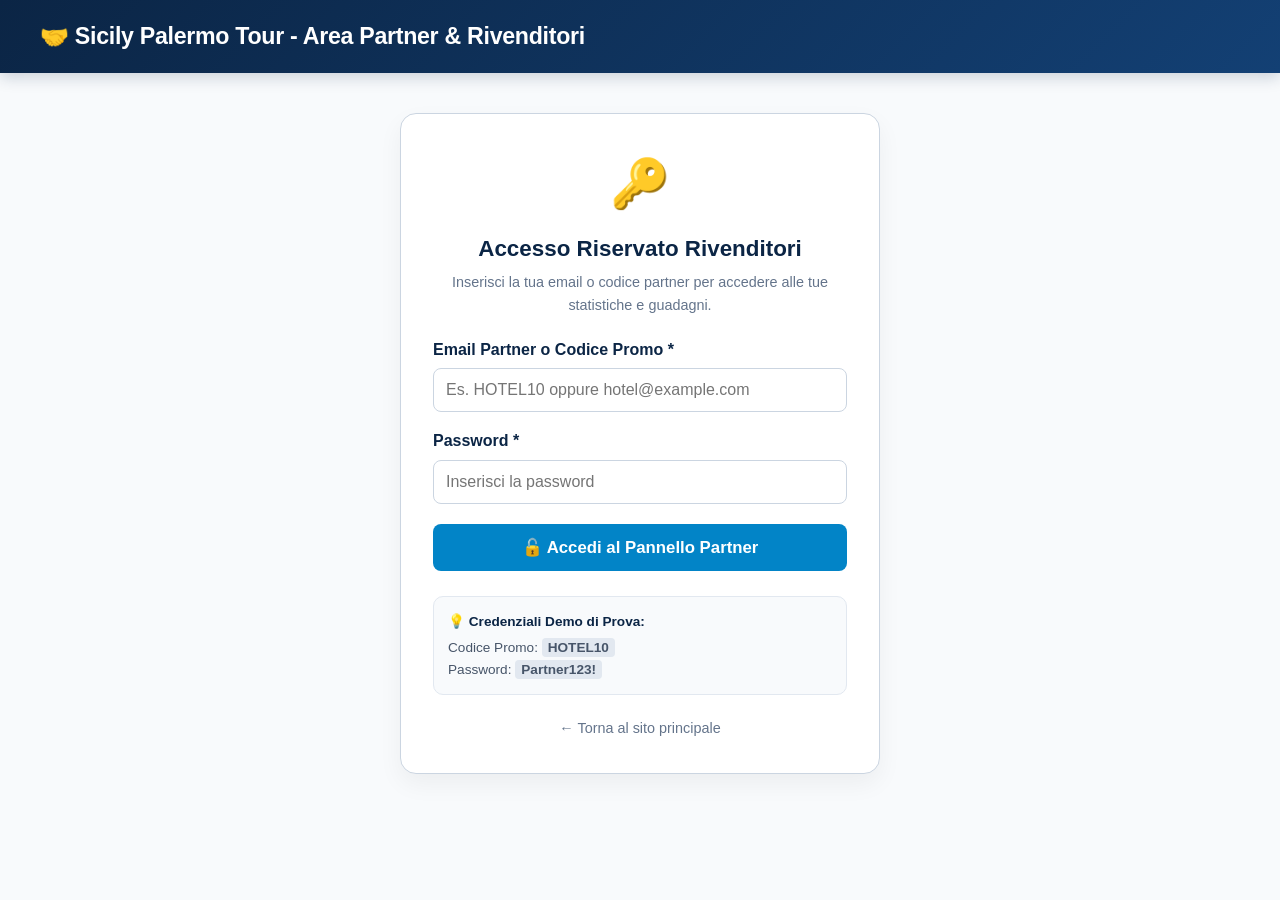
<file: partner/index.html>
<!DOCTYPE html>
<html lang="it">
<head>
    <meta charset="UTF-8">
    <meta name="viewport" content="width=device-width, initial-scale=1.0">
    <title>Sicily Palermo Tour - Area Riservata Rivenditori & Partner</title>
    <link rel="stylesheet" href="partner.css?v=1">
</head>
<body>

    <!-- Header Rivenditore -->
    <header class="partner-header">
        <div class="header-container">
            <h1>🤝 Sicily Palermo Tour - Area Partner & Rivenditori</h1>
            <div id="partner-user-controls" class="hidden">
                <span id="partner-welcome-msg" class="partner-badge-head">👤 Partner: Hotel Demo</span>
                <button onclick="logoutPartner()" class="btn-secondary btn-small" style="background: rgba(255,255,255,0.2); color: white; border-color: rgba(255,255,255,0.3);">🚪 Esci</button>
            </div>
        </div>
    </header>

    <main class="container">

        <!-- SCHERMATA DI LOGIN RIVENDITORE / PROMOTER -->
        <section id="partner-login-section" class="card login-card">
            <div style="text-align: center; margin-bottom: 20px;">
                <span style="font-size: 3rem;">🔑</span>
                <h2 style="color: #0b2545; font-size: 1.4rem; margin-top: 8px;">Accesso Riservato Rivenditori</h2>
                <p style="color: #64748b; font-size: 0.9rem; margin-top: 4px;">Inserisci la tua email o codice partner per accedere alle tue statistiche e guadagni.</p>
            </div>

            <form id="partnerLoginForm" onsubmit="effettuaLoginPartner(event)">
                <div style="margin-bottom: 16px;">
                    <label for="partner-login-id" style="display: block; font-weight: 700; margin-bottom: 6px; color: #0b2545;">Email Partner o Codice Promo *</label>
                    <input type="text" id="partner-login-id" required placeholder="Es. HOTEL10 oppure hotel@example.com" style="width: 100%; padding: 12px; border: 1.5px solid #cbd5e1; border-radius: 8px; font-size: 1rem;">
                </div>
                <div style="margin-bottom: 20px;">
                    <label for="partner-password" style="display: block; font-weight: 700; margin-bottom: 6px; color: #0b2545;">Password *</label>
                    <input type="password" id="partner-password" required placeholder="Inserisci la password" style="width: 100%; padding: 12px; border: 1.5px solid #cbd5e1; border-radius: 8px; font-size: 1rem;">
                </div>

                <div id="partner-login-error" class="alert-error hidden">
                    ⛔ Accesso negato: Email/Codice o Password errati.
                </div>

                <button type="submit" class="btn-primary" style="width: 100%; justify-content: center; padding: 13px; font-size: 1.05rem;">
                    🔓 Accedi al Pannello Partner
                </button>
            </form>

            <!-- Box Note / Demo Login per Facilità d'Uso -->
            <div style="margin-top: 25px; background: #f8fafc; border: 1px solid #e2e8f0; border-radius: 10px; padding: 14px; font-size: 0.85rem; color: #475569;">
                <strong style="color: #0b2545; display: block; margin-bottom: 4px;">💡 Credenziali Demo di Prova:</strong>
                Codice Promo: <code style="background: #e2e8f0; padding: 2px 6px; border-radius: 4px; font-weight: bold;">HOTEL10</code><br>
                Password: <code style="background: #e2e8f0; padding: 2px 6px; border-radius: 4px; font-weight: bold;">Partner123!</code>
            </div>

            <div style="margin-top: 20px; text-align: center;">
                <a href="../index.html" style="color: #64748b; text-decoration: none; font-size: 0.9rem;">← Torna al sito principale</a>
            </div>
        </section>

        <!-- DASHBOARD RIVENDITORE (Visibile solo dopo il Login) -->
        <section id="partner-dashboard-section" class="hidden">

            <!-- Box Codice Sconto & Link Personale -->
            <div class="code-box-card">
                <div style="display: flex; justify-content: space-between; align-items: flex-start; flex-wrap: wrap; gap: 15px;">
                    <div>
                        <span style="background: #0284c7; color: white; padding: 4px 12px; border-radius: 20px; font-weight: 800; font-size: 0.8rem; text-transform: uppercase;">
                            🏷️ Il Tuo Codice Sconto Partner
                        </span>
                        <h3 style="color: #0369a1; margin-top: 6px; font-size: 1.25rem;">Offri il 10% di sconto ai tuoi clienti e guadagni su ogni vendita!</h3>
                        <p style="color: #0369a1; font-size: 0.88rem; margin-top: 4px;">Condividi questo codice o link con i tuoi visitatori/clienti per accumulare commissioni in automatico.</p>
                    </div>
                    <button onclick="caricaDatiPartner()" class="btn-secondary btn-small" style="background: white;">🔄 Aggiorna Dati</button>
                </div>

                <div class="code-display-wrapper">
                    <div id="partner-promo-code" class="promo-badge-code">HOTEL10</div>
                    <button onclick="copiaCodicePromo()" class="btn-primary" style="padding: 10px 18px;">📋 Copia Codice</button>
                    <button onclick="copiaLinkPartner()" class="btn-secondary" style="padding: 10px 18px; border-color: #0284c7; color: #0284c7;">🔗 Copia Link di Prenotazione Diretto</button>
                </div>
            </div>

            <!-- Griglia Card Statistiche Guadagni -->
            <div class="stats-grid">
                <!-- Card 1: Guadagno Totale Accumulato -->
                <div class="stat-card">
                    <div class="stat-icon" style="background: #e0f2fe; color: #0284c7;">💶</div>
                    <div class="stat-info">
                        <h4>Guadagno Accumulato</h4>
                        <div id="stat-total-commission" class="stat-value">€0.00</div>
                    </div>
                </div>

                <!-- Card 2: In Attesa di Liquidazione -->
                <div class="stat-card">
                    <div class="stat-icon" style="background: #fef3c7; color: #d97706;">⏳</div>
                    <div class="stat-info">
                        <h4>In Attesa di Pagamento</h4>
                        <div id="stat-pending-commission" class="stat-value" style="color: #d97706;">€0.00</div>
                    </div>
                </div>

                <!-- Card 3: Già Pagato -->
                <div class="stat-card">
                    <div class="stat-icon" style="background: #dcfce7; color: #166534;">✅</div>
                    <div class="stat-info">
                        <h4>Già Liquidato</h4>
                        <div id="stat-paid-commission" class="stat-value" style="color: #166534;">€0.00</div>
                    </div>
                </div>

                <!-- Card 4: Totale Tour Venduti -->
                <div class="stat-card">
                    <div class="stat-icon" style="background: #f3e8ff; color: #7e22ce;">🎟️</div>
                    <div class="stat-info">
                        <h4>Tour Prenotati</h4>
                        <div id="stat-total-sales-count" class="stat-value" style="color: #7e22ce;">0</div>
                    </div>
                </div>
            </div>

            <!-- Box Coordinate Bancarie & Payout IBAN / Stripe Connect -->
            <div class="card" style="margin-bottom: 24px; background: linear-gradient(135deg, #f0f9ff 0%, #e0f2fe 100%); border: 1.5px solid #0284c7;">
                <div style="display: flex; justify-content: space-between; align-items: center; margin-bottom: 12px; flex-wrap: wrap; gap: 10px;">
                    <div>
                        <h3 style="color: #0369a1; font-size: 1.15rem; margin: 0; display: flex; align-items: center; gap: 8px;">
                            🏦 Coordinate Bancarie &amp; Stripe Connect (Split Payment)
                        </h3>
                        <p style="color: #0369a1; font-size: 0.88rem; margin-top: 4px; margin-bottom: 0;">
                            Inserisci le tue coordinate bancarie per la liquidazione o il tuo <strong>Stripe Connect Account ID</strong> per l'accredito automatico immediato alla fonte.
                        </p>
                    </div>
                    <div id="partner-stripe-status-badge">
                        <!-- Popolato via JS -->
                    </div>
                </div>

                <div style="background: rgba(255,255,255,0.7); border: 1px solid #bae6fd; padding: 10px 14px; border-radius: 8px; margin-bottom: 14px; font-size: 0.83rem; color: #0369a1;">
                    ⚡ <strong>Split Payment Automatico (Stripe Connect):</strong> Se inserisci il tuo ID Account Stripe Connect (es. <code>acct_1N...</code>), la tua commissione verrà trasferita <strong>automaticamente ed all'istante</strong> sul tuo conto Stripe ad ogni prenotazione effettuata con il tuo codice promozionale (Zero tasse per l'agenzia sulla tua quota in conformità DAC7 EU).
                </div>

                <form id="formCoordinatePartner" onsubmit="salvaCoordinateBancariePartner(event)" style="display: grid; grid-template-columns: repeat(auto-fit, minmax(220px, 1fr)); gap: 14px; align-items: end;">
                    <div>
                        <label for="partner-stripe-account-input" style="display: block; font-weight: 700; font-size: 0.85rem; color: #0b2545; margin-bottom: 4px;">⚡ Stripe Connect Account ID (Split Payment)</label>
                        <input type="text" id="partner-stripe-account-input" placeholder="Es. acct_1NXXXXXXXXXXXXXX" style="width: 100%; padding: 10px; border: 1.5px solid #0284c7; border-radius: 8px; font-family: monospace; font-weight: bold;">
                    </div>
                    <div>
                        <label for="partner-iban-input" style="display: block; font-weight: 700; font-size: 0.85rem; color: #0b2545; margin-bottom: 4px;">IBAN Bancario / Numero Conto *</label>
                        <input type="text" id="partner-iban-input" placeholder="IT60X0000000000000000000000" style="width: 100%; padding: 10px; border: 1px solid #cbd5e1; border-radius: 8px; font-family: monospace; font-weight: bold; text-transform: uppercase;">
                    </div>
                    <div>
                        <label for="partner-bank-holder-input" style="display: block; font-weight: 700; font-size: 0.85rem; color: #0b2545; margin-bottom: 4px;">Intestatario Conto / Ragione Sociale *</label>
                        <input type="text" id="partner-bank-holder-input" placeholder="Es. Hotel Plaza S.r.l." style="width: 100%; padding: 10px; border: 1px solid #cbd5e1; border-radius: 8px;">
                    </div>
                    <div>
                        <label for="partner-vat-input" style="display: block; font-weight: 700; font-size: 0.85rem; color: #0b2545; margin-bottom: 4px;">Partita IVA / Codice Fiscale</label>
                        <input type="text" id="partner-vat-input" placeholder="Es. 01234567890" style="width: 100%; padding: 10px; border: 1px solid #cbd5e1; border-radius: 8px; text-transform: uppercase;">
                    </div>
                    <div style="grid-column: 1 / -1;">
                        <label for="partner-bank-notes-input" style="display: block; font-weight: 700; font-size: 0.85rem; color: #0b2545; margin-bottom: 4px;">Note o Metodo Alternativo (PayPal / Satispay)</label>
                        <input type="text" id="partner-bank-notes-input" placeholder="Es. Pagamento via PayPal a hotel@example.com" style="width: 100%; padding: 10px; border: 1px solid #cbd5e1; border-radius: 8px;">
                    </div>
                    <div style="grid-column: 1 / -1; text-align: right; margin-top: 4px;">
                        <button type="submit" class="btn-primary" style="background: #0284c7; padding: 11px 24px; font-weight: bold;">
                            💾 Salva Coordinate &amp; Configurazione Stripe Connect
                        </button>
                    </div>
                </form>
            </div>

            <!-- Tabella Storico Prenotazioni col Codice Partner -->
            <div class="card">
                <div style="display: flex; justify-content: space-between; align-items: center; margin-bottom: 18px; flex-wrap: wrap; gap: 10px;">
                    <div>
                        <h3 style="color: #0b2545; font-size: 1.2rem; margin: 0;">📥 Storico Prenotazioni col Tuo Codice</h3>
                        <p style="color: #64748b; font-size: 0.88rem; margin-top: 2px;">Elenco completo di tutti i clienti che hanno prenotato utilizzando il tuo codice promozionale.</p>
                    </div>
                </div>

                <div class="table-responsive">
                    <table class="partner-table">
                        <thead>
                            <tr>
                                <th>Codice Booking</th>
                                <th>Data Prenotazione</th>
                                <th>Cliente Referente</th>
                                <th>Tour Riservato</th>
                                <th>Importo Totale</th>
                                <th>Sconto Cliente</th>
                                <th>Tua Commissione</th>
                                <th>Stato Guadagno</th>
                            </tr>
                        </thead>
                        <tbody id="partner-bookings-list">
                            <!-- Popolato via JS -->
                        </tbody>
                    </table>
                </div>
            </div>

        </section>

    </main>

    <!-- Script Sincronizzazione Cloud Database & Logica Partner & Stripe Connect -->
    <script src="../prenotazioni/stripe-checkout-client.js?v=1"></script>
    <script src="../prenotazioni/stripe-connect-promoters.js?v=1"></script>
    <script src="../prenotazioni/stripe-payment.js?v=100"></script>
    <script src="../cloud/cloud-db.js?v=100"></script>
    <script src="partner.js?v=100"></script>
</body>
</html>
</file>
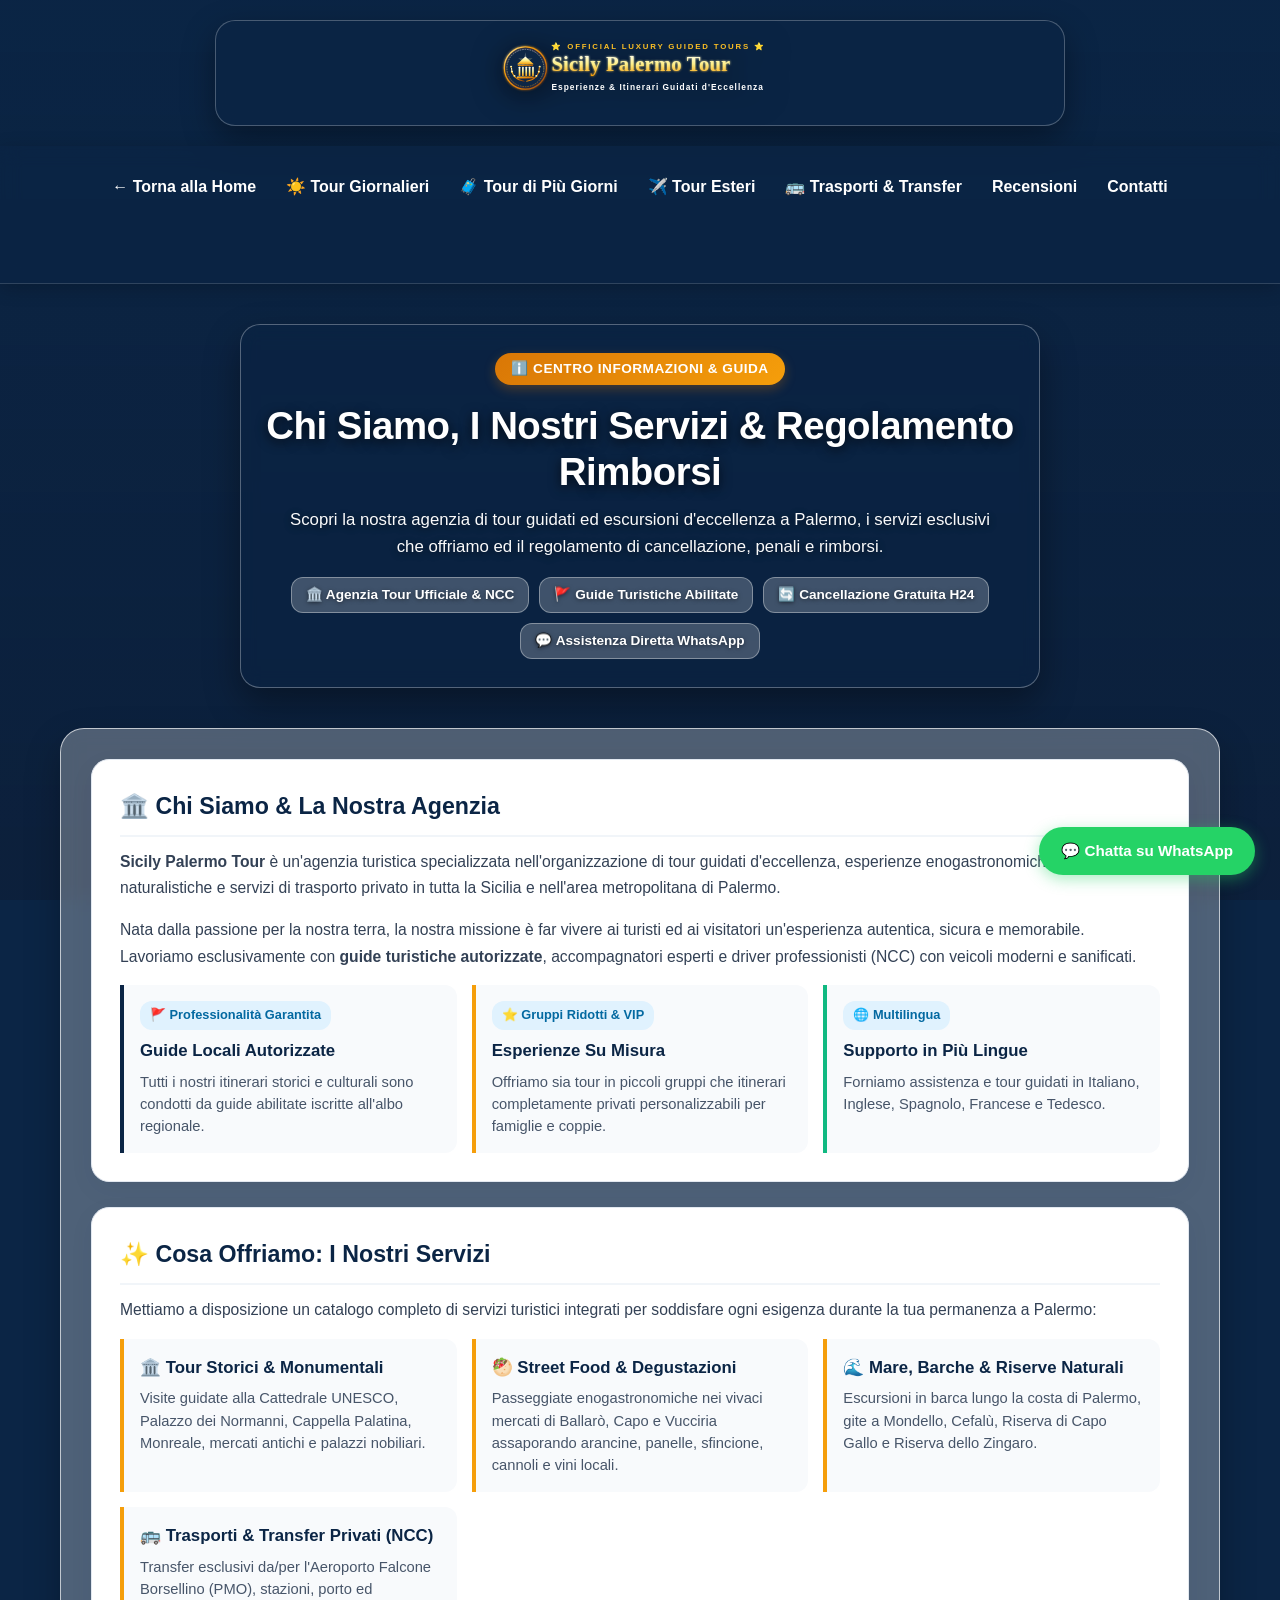
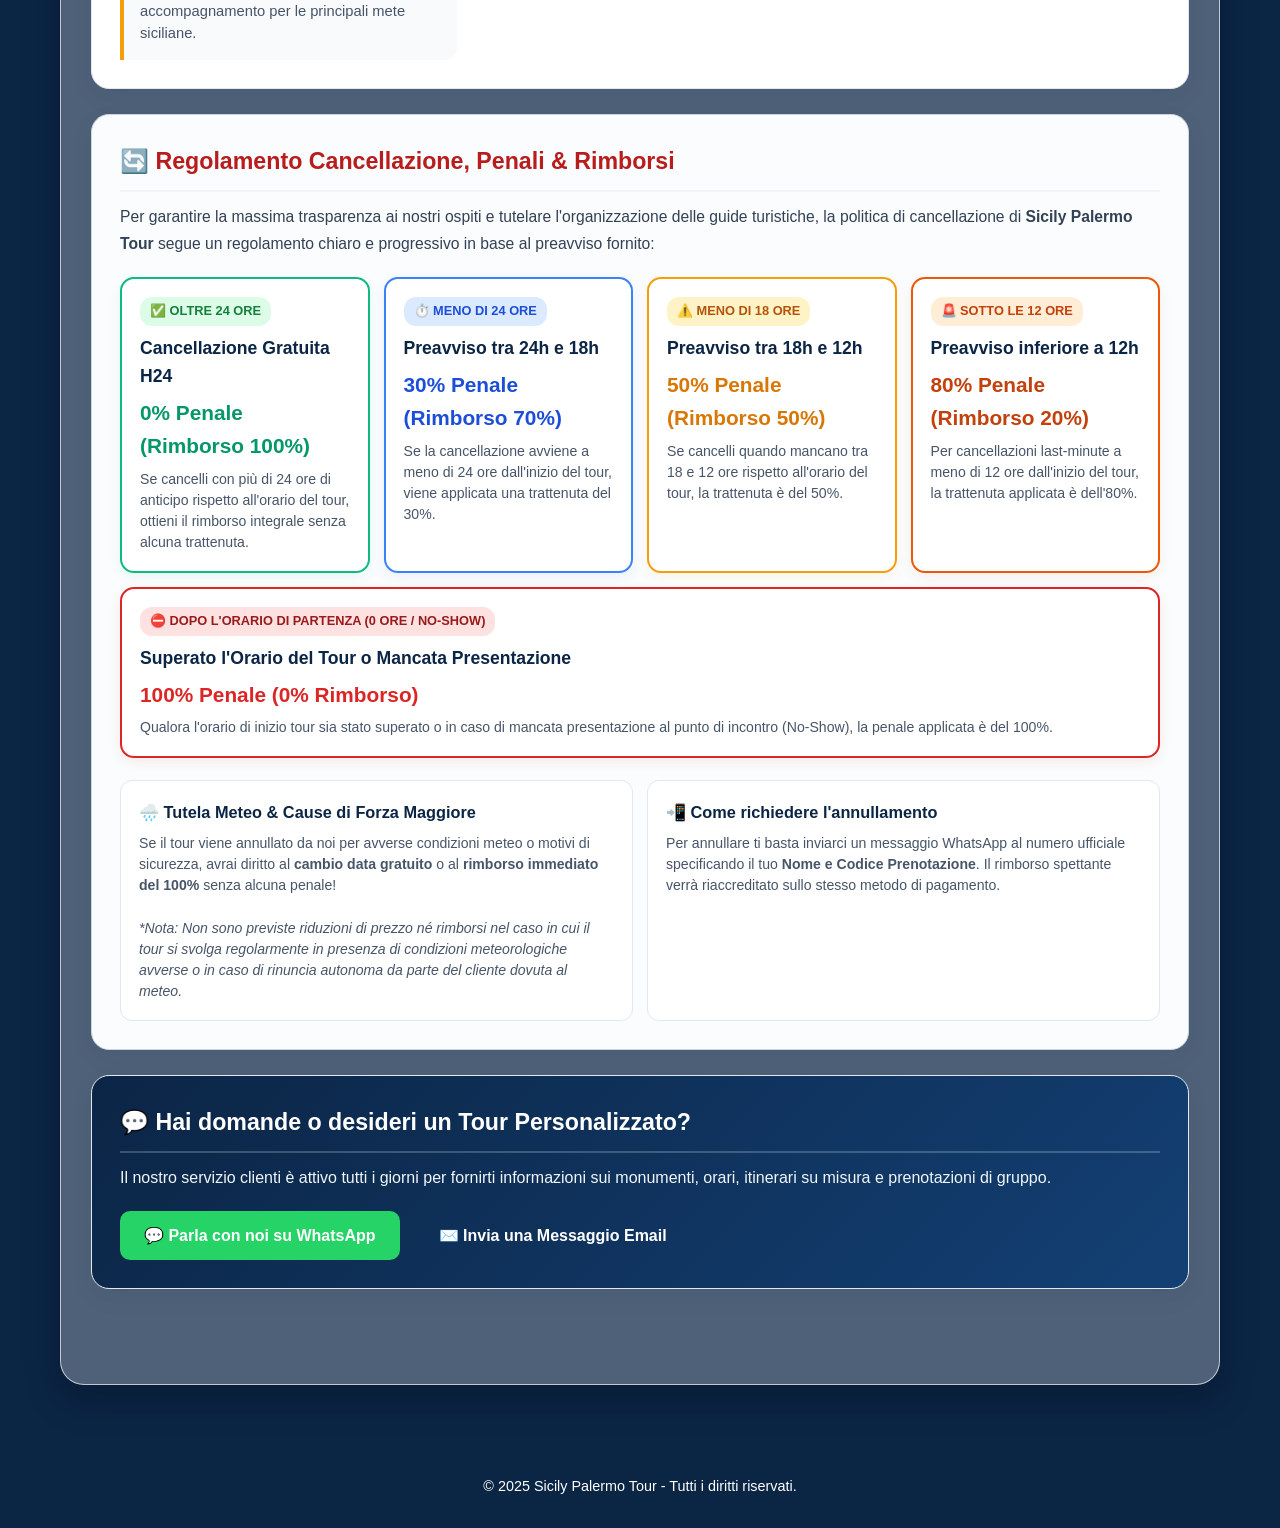
<file: categorie/info.html>
<!DOCTYPE html>
<html lang="it">
<head>
    <meta charset="UTF-8">
    <meta name="viewport" content="width=device-width, initial-scale=1.0">
    <title>Informazioni, Chi Siamo & Regolamento Rimborsi - Sicily Palermo Tour</title>
    <link rel="stylesheet" href="../style.css">
    <link rel="stylesheet" href="../itinerari/itinerari.css">
    <link rel="stylesheet" href="../whatsapp/whatsapp.css">
    <link rel="stylesheet" href="categoria.css">
    <link rel="stylesheet" href="../mobile-adapt.css">
    <style>
        .info-card-block {
            background: #ffffff;
            border-radius: 18px;
            padding: 28px;
            margin-bottom: 25px;
            border: 1px solid #e2e8f0;
            box-shadow: 0 8px 25px rgba(11, 37, 69, 0.06);
            transition: transform 0.2s ease, box-shadow 0.2s ease;
        }
        .info-card-block:hover {
            box-shadow: 0 12px 30px rgba(11, 37, 69, 0.12);
        }
        .info-block-title {
            color: #0b2545;
            font-size: 1.45rem;
            font-weight: 800;
            margin-top: 0;
            margin-bottom: 12px;
            display: flex;
            align-items: center;
            gap: 10px;
            border-bottom: 2px solid #f1f5f9;
            padding-bottom: 10px;
        }
        .info-block-text {
            color: #334155;
            font-size: 0.98rem;
            line-height: 1.7;
            margin-bottom: 15px;
        }
        .info-list-grid {
            display: grid;
            grid-template-columns: repeat(auto-fit, minmax(280px, 1fr));
            gap: 15px;
            margin-top: 15px;
        }
        .info-item-box {
            background: #f8fafc;
            border-left: 4px solid #f59e0b;
            padding: 16px;
            border-radius: 0 12px 12px 0;
        }
        .info-item-box h4 {
            margin: 0 0 6px 0;
            color: #0b2545;
            font-size: 1.05rem;
            font-weight: 700;
        }
        .info-item-box p {
            margin: 0;
            color: #475569;
            font-size: 0.92rem;
            line-height: 1.5;
        }
        .badge-info-tag {
            display: inline-block;
            background: #e0f2fe;
            color: #0369a1;
            font-size: 0.8rem;
            font-weight: 700;
            padding: 4px 10px;
            border-radius: 12px;
            margin-bottom: 8px;
        }
    </style>
</head>
<body class="full-bg-page" style="background-image: url('https://images.unsplash.com/photo-1541370976299-4d24ebbc9077?auto=format&fit=crop&w=1920&q=80'); background-position: center;">

    <!-- Header e Navigazione con Logo Ufficiale Centrato -->
    <header style="padding: 20px 15px 10px 15px;">
        <div style="max-width: 850px; margin: 0 auto; text-align: center; background: rgba(11, 37, 69, 0.82); border: 1.5px solid rgba(255, 255, 255, 0.25); border-radius: 20px; padding: 18px 20px; backdrop-filter: blur(12px); box-shadow: 0 12px 32px rgba(0,0,0,0.35); position: relative;">
            <a href="../index.html" style="text-decoration: none; display: inline-block;">
                <img src="../logo.svg" alt="Sicily Palermo Tour Logo" style="max-width: 820px; width: 95%; height: auto; filter: drop-shadow(0 4px 15px rgba(0,0,0,0.6)); display: block; margin: 0 auto;">
            </a>
        </div>
    </header>

    <nav style="background: rgba(11, 37, 69, 0.75); backdrop-filter: blur(10px); border-bottom: 1px solid rgba(255,255,255,0.15); margin-top: 10px; width: 100%; text-align: center;">
        <ul style="display: flex; justify-content: center; align-items: center; gap: 30px; list-style: none; margin: 0 auto; padding: 14px 15px; flex-wrap: wrap; text-align: center;">
            <li><a href="../index.html" style="color: #ffffff; text-decoration: none; font-weight: bold; font-size: 1rem;">← Torna alla Home</a></li>
            <li><a href="tour-giornalieri.html" style="color: #ffffff; text-decoration: none; font-weight: bold; font-size: 1rem;">☀️ Tour Giornalieri</a></li>
            <li><a href="tour-piu-giorni.html" style="color: #ffffff; text-decoration: none; font-weight: bold; font-size: 1rem;">🧳 Tour di Più Giorni</a></li>
            <li><a href="tour-esteri.html" style="color: #ffffff; text-decoration: none; font-weight: bold; font-size: 1rem;">✈️ Tour Esteri</a></li>
            <li><a href="trasporti.html" style="color: #ffffff; text-decoration: none; font-weight: bold; font-size: 1rem;">🚌 Trasporti &amp; Transfer</a></li>
            <li><a href="../index.html#recensioni" style="color: #ffffff; text-decoration: none; font-weight: bold; font-size: 1rem;">Recensioni</a></li>
            <li><a href="../index.html#contatti" style="color: #ffffff; text-decoration: none; font-weight: bold; font-size: 1rem;">Contatti</a></li>
            <li><div id="google_translate_element" style="display:inline-block; vertical-align:middle;"></div></li>
        </ul>
    </nav>

    <!-- HERO BANNER DEDICATO ALLA CATEGORIA INFO -->
    <section class="category-hero">
        <div class="category-hero-content">
            <span class="category-badge">ℹ️ Centro Informazioni & Guida</span>
            <h1 class="category-title">Chi Siamo, I Nostri Servizi & Regolamento Rimborsi</h1>
            <p class="category-description">
                Scopri la nostra agenzia di tour guidati ed escursioni d'eccellenza a Palermo, i servizi esclusivi che offriamo ed il regolamento di cancellazione, penali e rimborsi.
            </p>

            <div class="category-stats-pills">
                <span class="stat-pill">🏛️ Agenzia Tour Ufficiale & NCC</span>
                <span class="stat-pill">🚩 Guide Turistiche Abilitate</span>
                <span class="stat-pill">🔄 Cancellazione Gratuita H24</span>
                <span class="stat-pill">💬 Assistenza Diretta WhatsApp</span>
            </div>
        </div>
    </section>

    <!-- MAIN CONTAINER INFO UTILI -->
    <main class="category-main-container">
        <div class="category-section-card">

            <!-- SEZIONE 1: CHI SIAMO & LA NOSTRA AGENZIA -->
            <div class="info-card-block">
                <h2 class="info-block-title">
                    🏛️ Chi Siamo & La Nostra Agenzia
                </h2>
                <p class="info-block-text">
                    <strong>Sicily Palermo Tour</strong> è un'agenzia turistica specializzata nell'organizzazione di tour guidati d'eccellenza, esperienze enogastronomiche, escursioni naturalistiche e servizi di trasporto privato in tutta la Sicilia e nell'area metropolitana di Palermo.
                </p>
                <p class="info-block-text">
                    Nata dalla passione per la nostra terra, la nostra missione è far vivere ai turisti ed ai visitatori un'esperienza autentica, sicura e memorabile. Lavoriamo esclusivamente con <strong>guide turistiche autorizzate</strong>, accompagnatori esperti e driver professionisti (NCC) con veicoli moderni e sanificati.
                </p>

                <div class="info-list-grid">
                    <div class="info-item-box" style="border-left-color: #0b2545;">
                        <span class="badge-info-tag">🚩 Professionalità Garantita</span>
                        <h4>Guide Locali Autorizzate</h4>
                        <p>Tutti i nostri itinerari storici e culturali sono condotti da guide abilitate iscritte all'albo regionale.</p>
                    </div>

                    <div class="info-item-box" style="border-left-color: #f59e0b;">
                        <span class="badge-info-tag">⭐ Gruppi Ridotti & VIP</span>
                        <h4>Esperienze Su Misura</h4>
                        <p>Offriamo sia tour in piccoli gruppi che itinerari completamente privati personalizzabili per famiglie e coppie.</p>
                    </div>

                    <div class="info-item-box" style="border-left-color: #10b981;">
                        <span class="badge-info-tag">🌐 Multilingua</span>
                        <h4>Supporto in Più Lingue</h4>
                        <p>Forniamo assistenza e tour guidati in Italiano, Inglese, Spagnolo, Francese e Tedesco.</p>
                    </div>
                </div>
            </div>

            <!-- SEZIONE 2: COSA OFFRIAMO & I NOSTRI SERVIZI -->
            <div class="info-card-block">
                <h2 class="info-block-title">
                    ✨ Cosa Offriamo: I Nostri Servizi
                </h2>
                <p class="info-block-text">
                    Mettiamo a disposizione un catalogo completo di servizi turistici integrati per soddisfare ogni esigenza durante la tua permanenza a Palermo:
                </p>

                <div class="info-list-grid">
                    <div class="info-item-box">
                        <h4>🏛️ Tour Storici & Monumentali</h4>
                        <p>Visite guidate alla Cattedrale UNESCO, Palazzo dei Normanni, Cappella Palatina, Monreale, mercati antichi e palazzi nobiliari.</p>
                    </div>

                    <div class="info-item-box">
                        <h4>🥙 Street Food & Degustazioni</h4>
                        <p>Passeggiate enogastronomiche nei vivaci mercati di Ballarò, Capo e Vucciria assaporando arancine, panelle, sfincione, cannoli e vini locali.</p>
                    </div>

                    <div class="info-item-box">
                        <h4>🌊 Mare, Barche & Riserve Naturali</h4>
                        <p>Escursioni in barca lungo la costa di Palermo, gite a Mondello, Cefalù, Riserva di Capo Gallo e Riserva dello Zingaro.</p>
                    </div>

                    <div class="info-item-box">
                        <h4>🚌 Trasporti & Transfer Privati (NCC)</h4>
                        <p>Transfer esclusivi da/per l'Aeroporto Falcone Borsellino (PMO), stazioni, porto ed accompagnamento per le principali mete siciliane.</p>
                    </div>
                </div>
            </div>

            <!-- SEZIONE 3: REGOLAMENTO CANCELLAZIONE, PENALI E RIMBORSI -->
            <div class="info-card-block" style="border: 1.5px solid #cbd5e1; background: #fafcfd;">
                <h2 class="info-block-title" style="color: #b91c1c;">
                    🔄 Regolamento Cancellazione, Penali & Rimborsi
                </h2>
                <p class="info-block-text">
                    Per garantire la massima trasparenza ai nostri ospiti e tutelare l'organizzazione delle guide turistiche, la politica di cancellazione di <strong>Sicily Palermo Tour</strong> segue un regolamento chiaro e progressivo in base al preavviso fornito:
                </p>

                <!-- Griglia Scaglioni Penali -->
                <div style="display: grid; grid-template-columns: repeat(auto-fit, minmax(240px, 1fr)); gap: 14px; margin-top: 20px; margin-bottom: 22px;">

                    <div style="background: #ffffff; border: 2px solid #10b981; border-radius: 14px; padding: 18px; box-shadow: 0 4px 12px rgba(16, 185, 129, 0.08);">
                        <span style="background: #dcfce7; color: #15803d; font-weight: 800; font-size: 0.8rem; padding: 4px 10px; border-radius: 12px; display: inline-block; margin-bottom: 8px;">
                            ✅ OLTRE 24 ORE
                        </span>
                        <h4 style="margin: 0 0 6px 0; color: #0b2545; font-size: 1.1rem; font-weight: 800;">Cancellazione Gratuita H24</h4>
                        <div style="font-size: 1.3rem; font-weight: 900; color: #059669; margin-bottom: 6px;">0% Penale (Rimborso 100%)</div>
                        <p style="margin: 0; font-size: 0.88rem; color: #475569; line-height: 1.5;">
                            Se cancelli con più di 24 ore di anticipo rispetto all'orario del tour, ottieni il rimborso integrale senza alcuna trattenuta.
                        </p>
                    </div>

                    <div style="background: #ffffff; border: 2px solid #3b82f6; border-radius: 14px; padding: 18px; box-shadow: 0 4px 12px rgba(59, 130, 246, 0.08);">
                        <span style="background: #dbeafe; color: #1d4ed8; font-weight: 800; font-size: 0.8rem; padding: 4px 10px; border-radius: 12px; display: inline-block; margin-bottom: 8px;">
                            ⏱️ MENO DI 24 ORE
                        </span>
                        <h4 style="margin: 0 0 6px 0; color: #0b2545; font-size: 1.1rem; font-weight: 800;">Preavviso tra 24h e 18h</h4>
                        <div style="font-size: 1.3rem; font-weight: 900; color: #1d4ed8; margin-bottom: 6px;">30% Penale (Rimborso 70%)</div>
                        <p style="margin: 0; font-size: 0.88rem; color: #475569; line-height: 1.5;">
                            Se la cancellazione avviene a meno di 24 ore dall'inizio del tour, viene applicata una trattenuta del 30%.
                        </p>
                    </div>

                    <div style="background: #ffffff; border: 2px solid #f59e0b; border-radius: 14px; padding: 18px; box-shadow: 0 4px 12px rgba(245, 158, 11, 0.08);">
                        <span style="background: #fef3c7; color: #b45309; font-weight: 800; font-size: 0.8rem; padding: 4px 10px; border-radius: 12px; display: inline-block; margin-bottom: 8px;">
                            ⚠️ MENO DI 18 ORE
                        </span>
                        <h4 style="margin: 0 0 6px 0; color: #0b2545; font-size: 1.1rem; font-weight: 800;">Preavviso tra 18h e 12h</h4>
                        <div style="font-size: 1.3rem; font-weight: 900; color: #d97706; margin-bottom: 6px;">50% Penale (Rimborso 50%)</div>
                        <p style="margin: 0; font-size: 0.88rem; color: #475569; line-height: 1.5;">
                            Se cancelli quando mancano tra 18 e 12 ore rispetto all'orario del tour, la trattenuta è del 50%.
                        </p>
                    </div>

                    <div style="background: #ffffff; border: 2px solid #ea580c; border-radius: 14px; padding: 18px; box-shadow: 0 4px 12px rgba(234, 88, 12, 0.08);">
                        <span style="background: #ffedd5; color: #c2410c; font-weight: 800; font-size: 0.8rem; padding: 4px 10px; border-radius: 12px; display: inline-block; margin-bottom: 8px;">
                            🚨 SOTTO LE 12 ORE
                        </span>
                        <h4 style="margin: 0 0 6px 0; color: #0b2545; font-size: 1.1rem; font-weight: 800;">Preavviso inferiore a 12h</h4>
                        <div style="font-size: 1.3rem; font-weight: 900; color: #c2410c; margin-bottom: 6px;">80% Penale (Rimborso 20%)</div>
                        <p style="margin: 0; font-size: 0.88rem; color: #475569; line-height: 1.5;">
                            Per cancellazioni last-minute a meno di 12 ore dall'inizio del tour, la trattenuta applicata è dell'80%.
                        </p>
                    </div>

                    <div style="background: #ffffff; border: 2px solid #dc2626; border-radius: 14px; padding: 18px; box-shadow: 0 4px 12px rgba(220, 38, 38, 0.08); grid-column: 1 / -1;">
                        <span style="background: #fee2e2; color: #991b1b; font-weight: 800; font-size: 0.8rem; padding: 4px 10px; border-radius: 12px; display: inline-block; margin-bottom: 8px;">
                            ⛔ DOPO L'ORARIO DI PARTENZA (0 ORE / NO-SHOW)
                        </span>
                        <h4 style="margin: 0 0 6px 0; color: #0b2545; font-size: 1.1rem; font-weight: 800;">Superato l'Orario del Tour o Mancata Presentazione</h4>
                        <div style="font-size: 1.3rem; font-weight: 900; color: #dc2626; margin-bottom: 6px;">100% Penale (0% Rimborso)</div>
                        <p style="margin: 0; font-size: 0.88rem; color: #475569; line-height: 1.5;">
                            Qualora l'orario di inizio tour sia stato superato o in caso di mancata presentazione al punto di incontro (No-Show), la penale applicata è del 100%.
                        </p>
                    </div>

                </div>

                <!-- Tutela Meteo & Come richiedere -->
                <div style="display: grid; grid-template-columns: repeat(auto-fit, minmax(260px, 1fr)); gap: 14px; margin-top: 15px;">
                    <div style="background: #ffffff; border-radius: 12px; border: 1px solid #e2e8f0; padding: 18px;">
                        <h4 style="margin: 0 0 8px 0; color: #0b2545; font-size: 1.02rem; font-weight: 800;">🌧️ Tutela Meteo & Cause di Forza Maggiore</h4>
                        <p style="margin: 0; color: #475569; font-size: 0.88rem; line-height: 1.5;">
                            Se il tour viene annullato da noi per avverse condizioni meteo o motivi di sicurezza, avrai diritto al <strong>cambio data gratuito</strong> o al <strong>rimborso immediato del 100%</strong> senza alcuna penale!<br><br>
                            <em>*Nota: Non sono previste riduzioni di prezzo né rimborsi nel caso in cui il tour si svolga regolarmente in presenza di condizioni meteorologiche avverse o in caso di rinuncia autonoma da parte del cliente dovuta al meteo.</em>
                        </p>
                    </div>

                    <div style="background: #ffffff; border-radius: 12px; border: 1px solid #e2e8f0; padding: 18px;">
                        <h4 style="margin: 0 0 8px 0; color: #0b2545; font-size: 1.02rem; font-weight: 800;">📲 Come richiedere l'annullamento</h4>
                        <p style="margin: 0; color: #475569; font-size: 0.88rem; line-height: 1.5;">
                            Per annullare ti basta inviarci un messaggio WhatsApp al numero ufficiale specificando il tuo <strong>Nome e Codice Prenotazione</strong>. Il rimborso spettante verrà riaccreditato sullo stesso metodo di pagamento.
                        </p>
                    </div>
                </div>

            </div>

            <!-- SEZIONE 4: CONTATTI E ASSISTENZA -->
            <div class="info-card-block" style="background: linear-gradient(135deg, #0b2545 0%, #134074 100%); color: #ffffff;">
                <h2 class="info-block-title" style="color: #ffffff; border-bottom-color: rgba(255,255,255,0.2);">
                    💬 Hai domande o desideri un Tour Personalizzato?
                </h2>
                <p style="color: #f1f5f9; font-size: 1rem; line-height: 1.6; margin-bottom: 20px;">
                    Il nostro servizio clienti è attivo tutti i giorni per fornirti informazioni sui monumenti, orari, itinerari su misura e prenotazioni di gruppo.
                </p>
                <div style="display: flex; gap: 15px; flex-wrap: wrap; align-items: center;">
                    <a href="https://wa.me/393717358832" target="_blank" class="btn-primary" style="background: #25d366; color: #ffffff; padding: 12px 24px; font-weight: bold; text-decoration: none; border-radius: 10px; display: inline-flex; align-items: center; gap: 8px;">
                        💬 Parla con noi su WhatsApp
                    </a>
                    <a href="../index.html#contatti" class="btn-secondary" style="color: #ffffff; border-color: rgba(255,255,255,0.4); padding: 12px 24px; font-weight: bold; text-decoration: none; border-radius: 10px;">
                        ✉️ Invia una Messaggio Email
                    </a>
                </div>
            </div>

            <!-- Griglia dei Tour/Info aggiuntivi se pubblicati da Admin -->
            <div id="category-tours-grid" class="grid" style="margin-top: 30px;">
                <!-- Popolato via JavaScript se ci sono tour nella categoria Info -->
            </div>

        </div>
    </main>

    <!-- Floating WhatsApp Button -->
    <a href="https://wa.me/393717358832" class="whatsapp-float" target="_blank" title="Scrivici su WhatsApp">
        💬 Chatta su WhatsApp
    </a>

    <!-- Footer -->
    <footer style="background: #0b2545; color: white; padding: 30px 20px; text-align: center; font-size: 0.9rem;">
        <p>&copy; 2025 Sicily Palermo Tour - Tutti i diritti riservati.</p>
    </footer>

    <!-- Scripts -->
    <script src="../cloud/cloud-db.js"></script>
    <script src="../itinerari/itinerari-data.js"></script>
    <script src="../translate/translator.js"></script>

    <script>
        document.addEventListener('DOMContentLoaded', () => {
            const containerGrid = document.getElementById('category-tours-grid');

            function caricaTourInfo() {
                const tuttiItinerari = getItinerari();
                const tourInfo = tuttiItinerari.filter(i => i.category === 'Info' || i.category === 'Info Utili' || i.category === 'Info & Consigli');

                if (!tourInfo || tourInfo.length === 0) {
                    // Se non ci sono schede extra nell'admin, non mostrare blocchi vuoti
                    containerGrid.innerHTML = '';
                    return;
                }

                containerGrid.innerHTML = tourInfo.map(tour => `
                    <div class="card">
                        ${generaHtmlCarosello(tour, 'cat')}
                        <div class="card-content">
                            <div class="badges-row">
                                <span class="badge">ℹ️ Info & Consigli</span>
                                ${tour.images && tour.images.length > 1 ? `<span class="badge" style="background:#e0f2fe; color:#0369a1;">📷 ${tour.images.length} Foto</span>` : ''}
                                ${String(tour.featured) === 'true' ? '<span class="badge badge-star">⭐ In Evidenza</span>' : ''}
                            </div>
                            <h3>${escapeHtml(tour.title)}</h3>
                            <p class="card-desc">${escapeHtml(tour.shortDescription || tour.fullDescription || '')}</p>

                            <div class="card-chips">
                                <span>⏱️ ${escapeHtml(tour.duration || 'Guida')}</span>
                                <span>💰 ${escapeHtml(tour.price || 'Gratuito / Info')}</span>
                                <span>📍 ${escapeHtml(tour.meetingPoint || 'Palermo')}</span>
                            </div>

                            <div class="card-footer">
                                <a href="../index.html?openModal=${tour.id}" class="btn-tour" style="text-decoration: none; display: block; text-align: center;">🎟️ Dettagli &amp; Info</a>
                            </div>
                        </div>
                    </div>
                `).join('');
            }

            caricaTourInfo();

            if (window.cloudDB && typeof window.cloudDB.fetchItinerariCloud === 'function') {
                window.cloudDB.fetchItinerariCloud().then(() => {
                    caricaTourInfo();
                }).catch(() => {});
            }
        });
    </script>
</body>
</html>
</file>
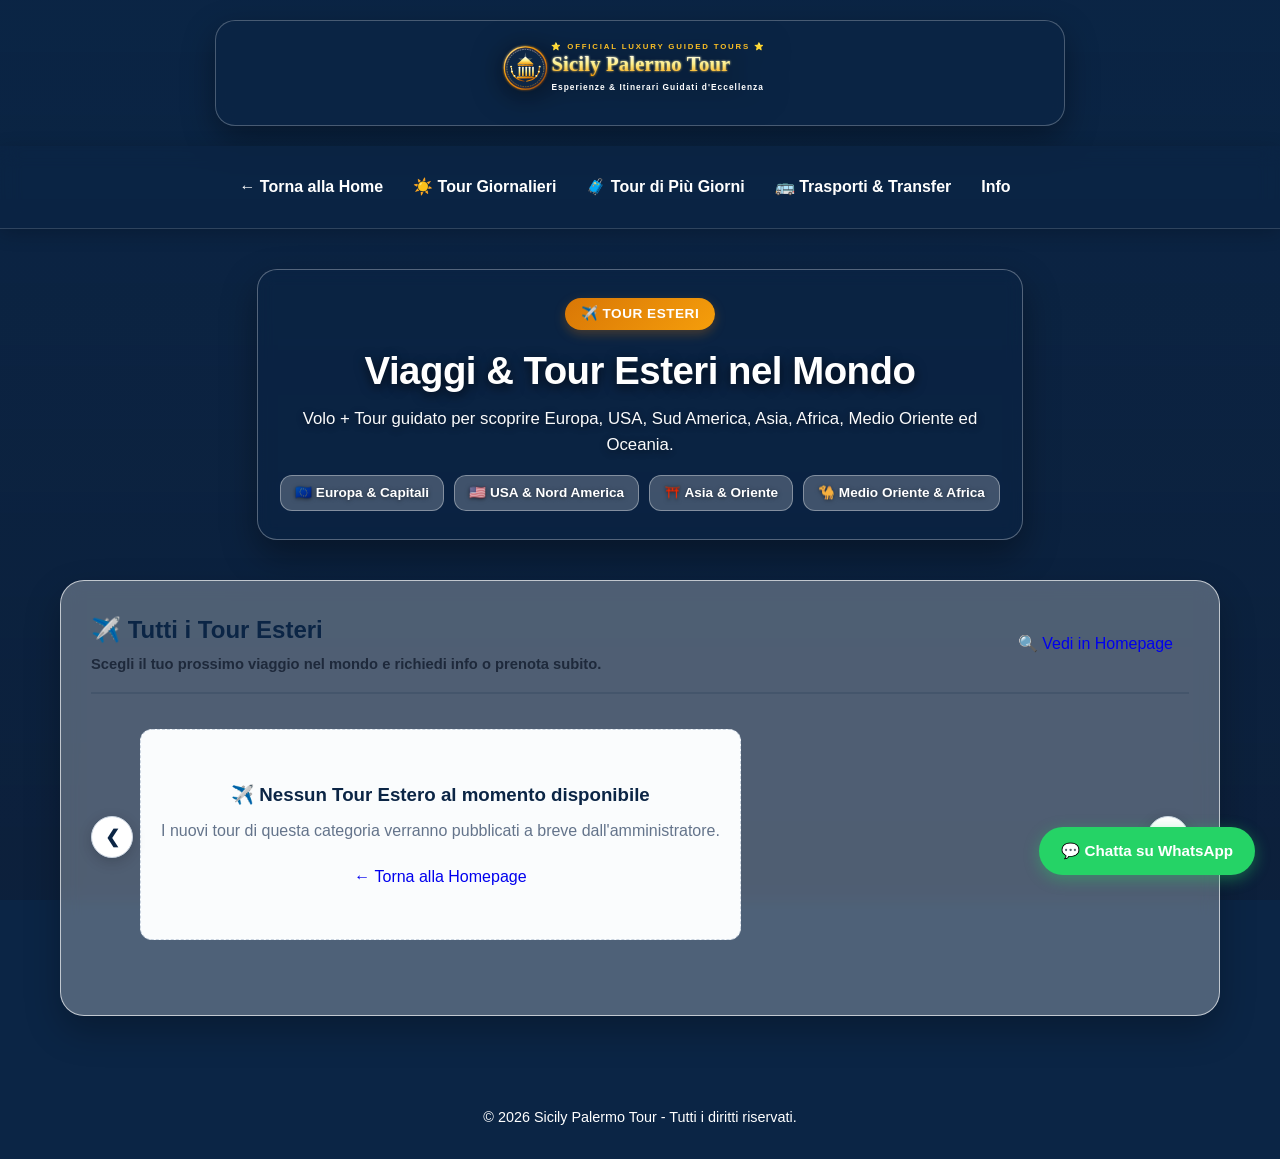
<file: categorie/tour-esteri.html>
<!DOCTYPE html>
<html lang="it">
<head>
    <meta charset="UTF-8">
    <meta name="viewport" content="width=device-width, initial-scale=1.0">
    <title>Tour Esteri - Sicily Palermo Tour</title>
    <link rel="stylesheet" href="../style.css">
    <link rel="stylesheet" href="../itinerari/itinerari.css">
    <link rel="stylesheet" href="../whatsapp/whatsapp.css">
    <link rel="stylesheet" href="categoria.css">
    <link rel="stylesheet" href="../mobile-adapt.css">
</head>
<body class="full-bg-page" style="background-image: url('https://images.unsplash.com/photo-1541370976299-4d24ebbc9077?auto=format&fit=crop&w=1920&q=80');">

    <!-- Header e Navigazione -->
    <header style="padding: 20px 15px 10px 15px;">
        <div style="max-width: 850px; margin: 0 auto; text-align: center; background: rgba(11, 37, 69, 0.82); border: 1.5px solid rgba(255, 255, 255, 0.25); border-radius: 20px; padding: 18px 20px; backdrop-filter: blur(12px); box-shadow: 0 12px 32px rgba(0,0,0,0.35); position: relative;">
            <a href="../index.html" style="text-decoration: none; display: inline-block;">
                <img src="../logo.svg" alt="Sicily Palermo Tour Logo" style="max-width: 820px; width: 95%; height: auto; filter: drop-shadow(0 4px 15px rgba(0,0,0,0.6)); display: block; margin: 0 auto;">
            </a>
        </div>
    </header>

    <nav style="background: rgba(11, 37, 69, 0.75); backdrop-filter: blur(10px); border-bottom: 1px solid rgba(255,255,255,0.15); margin-top: 10px; width: 100%; text-align: center;">
        <ul style="display: flex; justify-content: center; align-items: center; gap: 30px; list-style: none; margin: 0 auto; padding: 14px 15px; flex-wrap: wrap; text-align: center;">
            <li><a href="../index.html" style="color: #ffffff; text-decoration: none; font-weight: bold; font-size: 1rem;">← Torna alla Home</a></li>
            <li><a href="tour-giornalieri.html" style="color: #ffffff; text-decoration: none; font-weight: bold; font-size: 1rem;">☀️ Tour Giornalieri</a></li>
            <li><a href="tour-piu-giorni.html" style="color: #ffffff; text-decoration: none; font-weight: bold; font-size: 1rem;">🧳 Tour di Più Giorni</a></li>
            <li><a href="trasporti.html" style="color: #ffffff; text-decoration: none; font-weight: bold; font-size: 1rem;">🚌 Trasporti &amp; Transfer</a></li>
            <li><a href="info.html" style="color: #ffffff; text-decoration: none; font-weight: bold; font-size: 1rem;">Info</a></li>
            <li><div id="google_translate_element" style="display:inline-block; vertical-align:middle;"></div></li>
        </ul>
    </nav>

    <!-- HERO BANNER DEDICATO AI TOUR ESTERI -->
    <section class="category-hero">
        <div class="category-hero-content">
            <span class="category-badge">✈️ Tour Esteri</span>
            <h1 class="category-title">Viaggi & Tour Esteri nel Mondo</h1>
            <p class="category-description">
                Volo + Tour guidato per scoprire Europa, USA, Sud America, Asia, Africa, Medio Oriente ed Oceania.
            </p>

            <div class="category-stats-pills">
                <span class="stat-pill">🇪🇺 Europa &amp; Capitali</span>
                <span class="stat-pill">🇺🇸 USA &amp; Nord America</span>
                <span class="stat-pill">⛩️ Asia &amp; Oriente</span>
                <span class="stat-pill">🐪 Medio Oriente &amp; Africa</span>
            </div>
        </div>
    </section>

    <!-- MAIN CONTAINER GRIGLIA TOUR ESTERI -->
    <main class="category-main-container">
        <div class="category-section-card">

            <div style="display: flex; justify-content: space-between; align-items: center; margin-bottom: 25px; border-bottom: 2px solid rgba(11, 37, 69, 0.15); padding-bottom: 15px; flex-wrap: wrap; gap: 10px;">
                <div>
                    <h2 style="color: #0b2545; margin: 0; font-size: 1.5rem; font-weight: 800;">
                        ✈️ Tutti i Tour Esteri
                    </h2>
                    <p style="color: #1e293b; font-size: 0.92rem; font-weight: 600; margin: 4px 0 0 0;">
                        Scegli il tuo prossimo viaggio nel mondo e richiedi info o prenota subito.
                    </p>
                </div>

                <a href="../index.html#itinerari" class="btn-secondary btn-small" style="text-decoration: none; padding: 8px 16px;">
                    🔍 Vedi in Homepage
                </a>
            </div>

            <!-- Slider Orizzontale Tour -->
            <div class="grid-wrapper">
                <button type="button" class="slider-nav-btn left" onclick="scorriSliderOrizzontale('category-tours-grid', -310)" title="Scorri a sinistra">❮</button>
                <div id="category-tours-grid" class="grid">
                    <!-- Popolato via JavaScript -->
                </div>
                <button type="button" class="slider-nav-btn right" onclick="scorriSliderOrizzontale('category-tours-grid', 310)" title="Scorri a destra">❯</button>
            </div>

        </div>
    </main>

    <!-- Floating WhatsApp Button -->
    <a href="https://wa.me/393717358832" class="whatsapp-float" target="_blank" title="Scrivici su WhatsApp">
        💬 Chatta su WhatsApp
    </a>

    <!-- Footer -->
    <footer style="background: #0b2545; color: white; padding: 30px 20px; text-align: center; font-size: 0.9rem;">
        <p>&copy; 2026 Sicily Palermo Tour - Tutti i diritti riservati.</p>
    </footer>

    <!-- Scripts -->
    <script src="../cloud/cloud-db.js"></script>
    <script src="../itinerari/itinerari-data.js"></script>
    <script src="../translate/translator.js"></script>

    <script>
        document.addEventListener('DOMContentLoaded', () => {
            const containerGrid = document.getElementById('category-tours-grid');

            function caricaTourEsteri() {
                const tuttiItinerari = getItinerari();
                const filtrati = tuttiItinerari.filter(i => itemMatchesCategory(i, 'Tour Esteri'));

                if (!filtrati || filtrati.length === 0) {
                    containerGrid.innerHTML = `
                        <div style="grid-column: 1/-1; text-align: center; padding: 50px 20px; background: #fafcfd; border-radius: 12px; border: 1.5px dashed #cbd5e1;">
                            <h3 style="color: #0b2545; margin-bottom: 8px;">✈️ Nessun Tour Estero al momento disponibile</h3>
                            <p style="color: #64748b; margin-bottom: 20px;">I nuovi tour di questa categoria verranno pubblicati a breve dall'amministratore.</p>
                            <a href="../index.html" class="btn-primary" style="text-decoration: none; padding: 10px 20px;">← Torna alla Homepage</a>
                        </div>
                    `;
                    return;
                }

                containerGrid.innerHTML = filtrati.map(tour => `
                    <div class="card">
                        ${generaHtmlCarosello(tour, 'cat')}
                        <div class="card-content">
                            <div class="badges-row">
                                <span class="badge">✈️ Tour Estero</span>
                                ${tour.images && tour.images.length > 1 ? `<span class="badge" style="background:#e0f2fe; color:#0369a1;">📷 ${tour.images.length} Foto</span>` : ''}
                                ${String(tour.featured) === 'true' ? '<span class="badge badge-star">⭐ In Evidenza</span>' : ''}
                            </div>
                            <h3>${escapeHtml(tour.title)}</h3>
                            <p class="card-desc">${escapeHtml(tour.shortDesc || tour.shortDescription || tour.fullDescription || '')}</p>

                            <div class="card-chips">
                                <span>⏱️ ${escapeHtml(tour.duration || 'Varia')}</span>
                                <span>💰 ${escapeHtml(tour.price || 'Su richiesta')}</span>
                                <span>📍 ${escapeHtml(tour.meetingPoint || 'Aeroporto / Volo')}</span>
                            </div>

                            <div class="card-footer">
                                <a href="../index.html?openModal=${tour.id}" class="btn-tour" style="text-decoration: none; display: block; text-align: center;">🎟️ Dettagli &amp; Prenota</a>
                            </div>
                        </div>
                    </div>
                `).join('');
            }

            caricaTourEsteri();

            if (window.cloudDB && typeof window.cloudDB.fetchItinerariCloud === 'function') {
                window.cloudDB.fetchItinerariCloud().then(() => {
                    caricaTourEsteri();
                }).catch(() => {});
            }
        });
    </script>
</body>
</html>
</file>
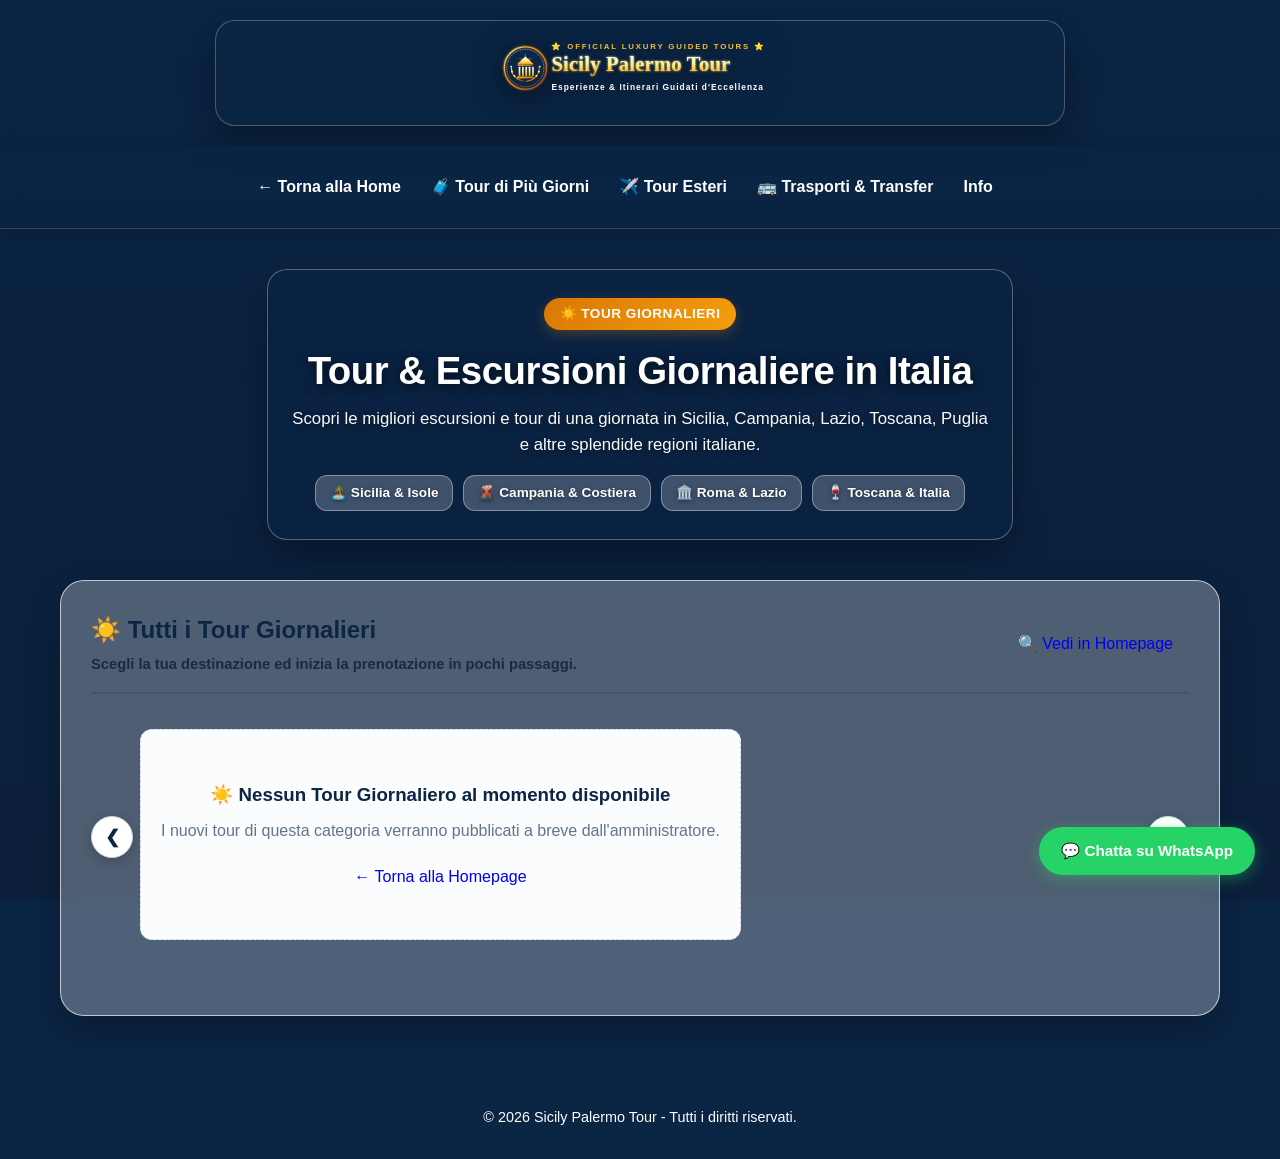
<file: categorie/tour-giornalieri.html>
<!DOCTYPE html>
<html lang="it">
<head>
    <meta charset="UTF-8">
    <meta name="viewport" content="width=device-width, initial-scale=1.0">
    <title>Tour Giornalieri - Sicily Palermo Tour</title>
    <link rel="stylesheet" href="../style.css">
    <link rel="stylesheet" href="../itinerari/itinerari.css">
    <link rel="stylesheet" href="../whatsapp/whatsapp.css">
    <link rel="stylesheet" href="categoria.css">
    <link rel="stylesheet" href="../mobile-adapt.css">
</head>
<body class="full-bg-page" style="background-image: url('https://images.unsplash.com/photo-1541370976299-4d24ebbc9077?auto=format&fit=crop&w=1920&q=80');">

    <!-- Header e Navigazione -->
    <header style="padding: 20px 15px 10px 15px;">
        <div style="max-width: 850px; margin: 0 auto; text-align: center; background: rgba(11, 37, 69, 0.82); border: 1.5px solid rgba(255, 255, 255, 0.25); border-radius: 20px; padding: 18px 20px; backdrop-filter: blur(12px); box-shadow: 0 12px 32px rgba(0,0,0,0.35); position: relative;">
            <a href="../index.html" style="text-decoration: none; display: inline-block;">
                <img src="../logo.svg" alt="Sicily Palermo Tour Logo" style="max-width: 820px; width: 95%; height: auto; filter: drop-shadow(0 4px 15px rgba(0,0,0,0.6)); display: block; margin: 0 auto;">
            </a>
        </div>
    </header>

    <nav style="background: rgba(11, 37, 69, 0.75); backdrop-filter: blur(10px); border-bottom: 1px solid rgba(255,255,255,0.15); margin-top: 10px; width: 100%; text-align: center;">
        <ul style="display: flex; justify-content: center; align-items: center; gap: 30px; list-style: none; margin: 0 auto; padding: 14px 15px; flex-wrap: wrap; text-align: center;">
            <li><a href="../index.html" style="color: #ffffff; text-decoration: none; font-weight: bold; font-size: 1rem;">← Torna alla Home</a></li>
            <li><a href="tour-piu-giorni.html" style="color: #ffffff; text-decoration: none; font-weight: bold; font-size: 1rem;">🧳 Tour di Più Giorni</a></li>
            <li><a href="tour-esteri.html" style="color: #ffffff; text-decoration: none; font-weight: bold; font-size: 1rem;">✈️ Tour Esteri</a></li>
            <li><a href="trasporti.html" style="color: #ffffff; text-decoration: none; font-weight: bold; font-size: 1rem;">🚌 Trasporti &amp; Transfer</a></li>
            <li><a href="info.html" style="color: #ffffff; text-decoration: none; font-weight: bold; font-size: 1rem;">Info</a></li>
            <li><div id="google_translate_element" style="display:inline-block; vertical-align:middle;"></div></li>
        </ul>
    </nav>

    <!-- HERO BANNER DEDICATO AI TOUR GIORNALIERI -->
    <section class="category-hero">
        <div class="category-hero-content">
            <span class="category-badge">☀️ Tour Giornalieri</span>
            <h1 class="category-title">Tour & Escursioni Giornaliere in Italia</h1>
            <p class="category-description">
                Scopri le migliori escursioni e tour di una giornata in Sicilia, Campania, Lazio, Toscana, Puglia e altre splendide regioni italiane.
            </p>

            <div class="category-stats-pills">
                <span class="stat-pill">🏝️ Sicilia &amp; Isole</span>
                <span class="stat-pill">🌋 Campania &amp; Costiera</span>
                <span class="stat-pill">🏛️ Roma &amp; Lazio</span>
                <span class="stat-pill">🍷 Toscana &amp; Italia</span>
            </div>
        </div>
    </section>

    <!-- MAIN CONTAINER GRIGLIA TOUR GIORNALIERI -->
    <main class="category-main-container">
        <div class="category-section-card">

            <div style="display: flex; justify-content: space-between; align-items: center; margin-bottom: 25px; border-bottom: 2px solid rgba(11, 37, 69, 0.15); padding-bottom: 15px; flex-wrap: wrap; gap: 10px;">
                <div>
                    <h2 style="color: #0b2545; margin: 0; font-size: 1.5rem; font-weight: 800;">
                        ☀️ Tutti i Tour Giornalieri
                    </h2>
                    <p style="color: #1e293b; font-size: 0.92rem; font-weight: 600; margin: 4px 0 0 0;">
                        Scegli la tua destinazione ed inizia la prenotazione in pochi passaggi.
                    </p>
                </div>

                <a href="../index.html#itinerari" class="btn-secondary btn-small" style="text-decoration: none; padding: 8px 16px;">
                    🔍 Vedi in Homepage
                </a>
            </div>

            <!-- Slider Orizzontale Tour -->
            <div class="grid-wrapper">
                <button type="button" class="slider-nav-btn left" onclick="scorriSliderOrizzontale('category-tours-grid', -310)" title="Scorri a sinistra">❮</button>
                <div id="category-tours-grid" class="grid">
                    <!-- Popolato via JavaScript -->
                </div>
                <button type="button" class="slider-nav-btn right" onclick="scorriSliderOrizzontale('category-tours-grid', 310)" title="Scorri a destra">❯</button>
            </div>

        </div>
    </main>

    <!-- Floating WhatsApp Button -->
    <a href="https://wa.me/393717358832" class="whatsapp-float" target="_blank" title="Scrivici su WhatsApp">
        💬 Chatta su WhatsApp
    </a>

    <!-- Footer -->
    <footer style="background: #0b2545; color: white; padding: 30px 20px; text-align: center; font-size: 0.9rem;">
        <p>&copy; 2026 Sicily Palermo Tour - Tutti i diritti riservati.</p>
    </footer>

    <!-- Scripts -->
    <script src="../cloud/cloud-db.js"></script>
    <script src="../itinerari/itinerari-data.js"></script>
    <script src="../translate/translator.js"></script>

    <script>
        document.addEventListener('DOMContentLoaded', () => {
            const containerGrid = document.getElementById('category-tours-grid');

            function caricaTourGiornalieri() {
                const tuttiItinerari = getItinerari();
                const filtrati = tuttiItinerari.filter(i => itemMatchesCategory(i, 'Tour Giornalieri'));

                if (!filtrati || filtrati.length === 0) {
                    containerGrid.innerHTML = `
                        <div style="grid-column: 1/-1; text-align: center; padding: 50px 20px; background: #fafcfd; border-radius: 12px; border: 1.5px dashed #cbd5e1;">
                            <h3 style="color: #0b2545; margin-bottom: 8px;">☀️ Nessun Tour Giornaliero al momento disponibile</h3>
                            <p style="color: #64748b; margin-bottom: 20px;">I nuovi tour di questa categoria verranno pubblicati a breve dall'amministratore.</p>
                            <a href="../index.html" class="btn-primary" style="text-decoration: none; padding: 10px 20px;">← Torna alla Homepage</a>
                        </div>
                    `;
                    return;
                }

                containerGrid.innerHTML = filtrati.map(tour => `
                    <div class="card">
                        ${generaHtmlCarosello(tour, 'cat')}
                        <div class="card-content">
                            <div class="badges-row">
                                <span class="badge">☀️ Tour Giornaliero</span>
                                ${tour.images && tour.images.length > 1 ? `<span class="badge" style="background:#e0f2fe; color:#0369a1;">📷 ${tour.images.length} Foto</span>` : ''}
                                ${String(tour.featured) === 'true' ? '<span class="badge badge-star">⭐ In Evidenza</span>' : ''}
                            </div>
                            <h3>${escapeHtml(tour.title)}</h3>
                            <p class="card-desc">${escapeHtml(tour.shortDesc || tour.shortDescription || tour.fullDescription || '')}</p>

                            <div class="card-chips">
                                <span>⏱️ ${escapeHtml(tour.duration || '1 Giorno')}</span>
                                <span>💰 ${escapeHtml(tour.price || 'Da 25€')}</span>
                                <span>📍 ${escapeHtml(tour.meetingPoint || 'Palermo / Ritrovo')}</span>
                            </div>

                            <div class="card-footer">
                                <a href="../index.html?openModal=${tour.id}" class="btn-tour" style="text-decoration: none; display: block; text-align: center;">🎟️ Dettagli &amp; Prenota</a>
                            </div>
                        </div>
                    </div>
                `).join('');
            }

            caricaTourGiornalieri();

            if (window.cloudDB && typeof window.cloudDB.fetchItinerariCloud === 'function') {
                window.cloudDB.fetchItinerariCloud().then(() => {
                    caricaTourGiornalieri();
                }).catch(() => {});
            }
        });
    </script>
</body>
</html>
</file>
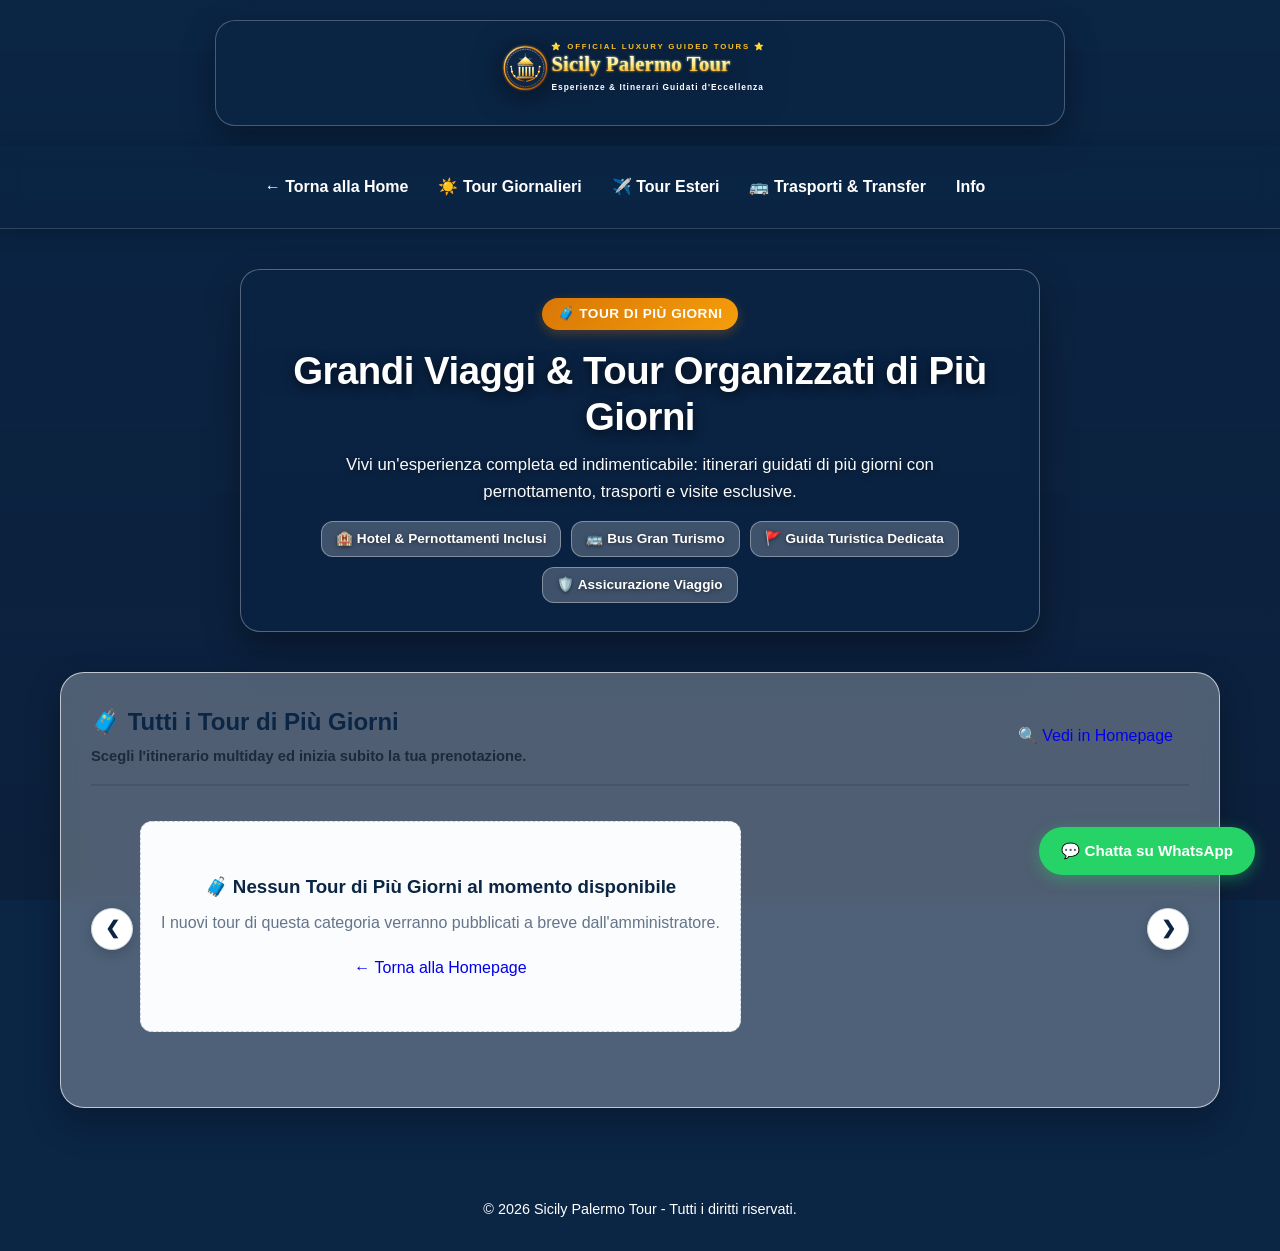
<file: categorie/tour-piu-giorni.html>
<!DOCTYPE html>
<html lang="it">
<head>
    <meta charset="UTF-8">
    <meta name="viewport" content="width=device-width, initial-scale=1.0">
    <title>Tour di Più Giorni - Sicily Palermo Tour</title>
    <link rel="stylesheet" href="../style.css">
    <link rel="stylesheet" href="../itinerari/itinerari.css">
    <link rel="stylesheet" href="../whatsapp/whatsapp.css">
    <link rel="stylesheet" href="categoria.css">
    <link rel="stylesheet" href="../mobile-adapt.css">
</head>
<body class="full-bg-page" style="background-image: url('https://images.unsplash.com/photo-1541370976299-4d24ebbc9077?auto=format&fit=crop&w=1920&q=80');">

    <!-- Header e Navigazione -->
    <header style="padding: 20px 15px 10px 15px;">
        <div style="max-width: 850px; margin: 0 auto; text-align: center; background: rgba(11, 37, 69, 0.82); border: 1.5px solid rgba(255, 255, 255, 0.25); border-radius: 20px; padding: 18px 20px; backdrop-filter: blur(12px); box-shadow: 0 12px 32px rgba(0,0,0,0.35); position: relative;">
            <a href="../index.html" style="text-decoration: none; display: inline-block;">
                <img src="../logo.svg" alt="Sicily Palermo Tour Logo" style="max-width: 820px; width: 95%; height: auto; filter: drop-shadow(0 4px 15px rgba(0,0,0,0.6)); display: block; margin: 0 auto;">
            </a>
        </div>
    </header>

    <nav style="background: rgba(11, 37, 69, 0.75); backdrop-filter: blur(10px); border-bottom: 1px solid rgba(255,255,255,0.15); margin-top: 10px; width: 100%; text-align: center;">
        <ul style="display: flex; justify-content: center; align-items: center; gap: 30px; list-style: none; margin: 0 auto; padding: 14px 15px; flex-wrap: wrap; text-align: center;">
            <li><a href="../index.html" style="color: #ffffff; text-decoration: none; font-weight: bold; font-size: 1rem;">← Torna alla Home</a></li>
            <li><a href="tour-giornalieri.html" style="color: #ffffff; text-decoration: none; font-weight: bold; font-size: 1rem;">☀️ Tour Giornalieri</a></li>
            <li><a href="tour-esteri.html" style="color: #ffffff; text-decoration: none; font-weight: bold; font-size: 1rem;">✈️ Tour Esteri</a></li>
            <li><a href="trasporti.html" style="color: #ffffff; text-decoration: none; font-weight: bold; font-size: 1rem;">🚌 Trasporti &amp; Transfer</a></li>
            <li><a href="info.html" style="color: #ffffff; text-decoration: none; font-weight: bold; font-size: 1rem;">Info</a></li>
            <li><div id="google_translate_element" style="display:inline-block; vertical-align:middle;"></div></li>
        </ul>
    </nav>

    <!-- HERO BANNER DEDICATO AI TOUR DI PIÙ GIORNI -->
    <section class="category-hero">
        <div class="category-hero-content">
            <span class="category-badge">🧳 Tour di Più Giorni</span>
            <h1 class="category-title">Grandi Viaggi & Tour Organizzati di Più Giorni</h1>
            <p class="category-description">
                Vivi un'esperienza completa ed indimenticabile: itinerari guidati di più giorni con pernottamento, trasporti e visite esclusive.
            </p>

            <div class="category-stats-pills">
                <span class="stat-pill">🏨 Hotel &amp; Pernottamenti Inclusi</span>
                <span class="stat-pill">🚌 Bus Gran Turismo</span>
                <span class="stat-pill">🚩 Guida Turistica Dedicata</span>
                <span class="stat-pill">🛡️ Assicurazione Viaggio</span>
            </div>
        </div>
    </section>

    <!-- MAIN CONTAINER GRIGLIA TOUR DI PIÙ GIORNI -->
    <main class="category-main-container">
        <div class="category-section-card">

            <div style="display: flex; justify-content: space-between; align-items: center; margin-bottom: 25px; border-bottom: 2px solid rgba(11, 37, 69, 0.15); padding-bottom: 15px; flex-wrap: wrap; gap: 10px;">
                <div>
                    <h2 style="color: #0b2545; margin: 0; font-size: 1.5rem; font-weight: 800;">
                        🧳 Tutti i Tour di Più Giorni
                    </h2>
                    <p style="color: #1e293b; font-size: 0.92rem; font-weight: 600; margin: 4px 0 0 0;">
                        Scegli l'itinerario multiday ed inizia subito la tua prenotazione.
                    </p>
                </div>

                <a href="../index.html#itinerari" class="btn-secondary btn-small" style="text-decoration: none; padding: 8px 16px;">
                    🔍 Vedi in Homepage
                </a>
            </div>

            <!-- Slider Orizzontale Tour -->
            <div class="grid-wrapper">
                <button type="button" class="slider-nav-btn left" onclick="scorriSliderOrizzontale('category-tours-grid', -310)" title="Scorri a sinistra">❮</button>
                <div id="category-tours-grid" class="grid">
                    <!-- Popolato via JavaScript -->
                </div>
                <button type="button" class="slider-nav-btn right" onclick="scorriSliderOrizzontale('category-tours-grid', 310)" title="Scorri a destra">❯</button>
            </div>

        </div>
    </main>

    <!-- Floating WhatsApp Button -->
    <a href="https://wa.me/393717358832" class="whatsapp-float" target="_blank" title="Scrivici su WhatsApp">
        💬 Chatta su WhatsApp
    </a>

    <!-- Footer -->
    <footer style="background: #0b2545; color: white; padding: 30px 20px; text-align: center; font-size: 0.9rem;">
        <p>&copy; 2026 Sicily Palermo Tour - Tutti i diritti riservati.</p>
    </footer>

    <!-- Scripts -->
    <script src="../cloud/cloud-db.js"></script>
    <script src="../itinerari/itinerari-data.js"></script>
    <script src="../translate/translator.js"></script>

    <script>
        document.addEventListener('DOMContentLoaded', () => {
            const containerGrid = document.getElementById('category-tours-grid');

            function caricaTourPiuGiorni() {
                const tuttiItinerari = getItinerari();
                const filtrati = tuttiItinerari.filter(i => itemMatchesCategory(i, 'Tour di Più Giorni'));

                if (!filtrati || filtrati.length === 0) {
                    containerGrid.innerHTML = `
                        <div style="grid-column: 1/-1; text-align: center; padding: 50px 20px; background: #fafcfd; border-radius: 12px; border: 1.5px dashed #cbd5e1;">
                            <h3 style="color: #0b2545; margin-bottom: 8px;">🧳 Nessun Tour di Più Giorni al momento disponibile</h3>
                            <p style="color: #64748b; margin-bottom: 20px;">I nuovi tour di questa categoria verranno pubblicati a breve dall'amministratore.</p>
                            <a href="../index.html" class="btn-primary" style="text-decoration: none; padding: 10px 20px;">← Torna alla Homepage</a>
                        </div>
                    `;
                    return;
                }

                containerGrid.innerHTML = filtrati.map(tour => `
                    <div class="card">
                        ${generaHtmlCarosello(tour, 'cat')}
                        <div class="card-content">
                            <div class="badges-row">
                                <span class="badge">🧳 Tour di Più Giorni</span>
                                ${tour.images && tour.images.length > 1 ? `<span class="badge" style="background:#e0f2fe; color:#0369a1;">📷 ${tour.images.length} Foto</span>` : ''}
                                ${String(tour.featured) === 'true' ? '<span class="badge badge-star">⭐ In Evidenza</span>' : ''}
                            </div>
                            <h3>${escapeHtml(tour.title)}</h3>
                            <p class="card-desc">${escapeHtml(tour.shortDesc || tour.shortDescription || tour.fullDescription || '')}</p>

                            <div class="card-chips">
                                <span>⏱️ ${escapeHtml(tour.duration || 'Più Giorni')}</span>
                                <span>💰 ${escapeHtml(tour.price || 'Su richiesta')}</span>
                                <span>📍 ${escapeHtml(tour.meetingPoint || 'Partenza Organizzata')}</span>
                            </div>

                            <div class="card-footer">
                                <a href="../index.html?openModal=${tour.id}" class="btn-tour" style="text-decoration: none; display: block; text-align: center;">🎟️ Dettagli &amp; Prenota</a>
                            </div>
                        </div>
                    </div>
                `).join('');
            }

            caricaTourPiuGiorni();

            if (window.cloudDB && typeof window.cloudDB.fetchItinerariCloud === 'function') {
                window.cloudDB.fetchItinerariCloud().then(() => {
                    caricaTourPiuGiorni();
                }).catch(() => {});
            }
        });
    </script>
</body>
</html>
</file>
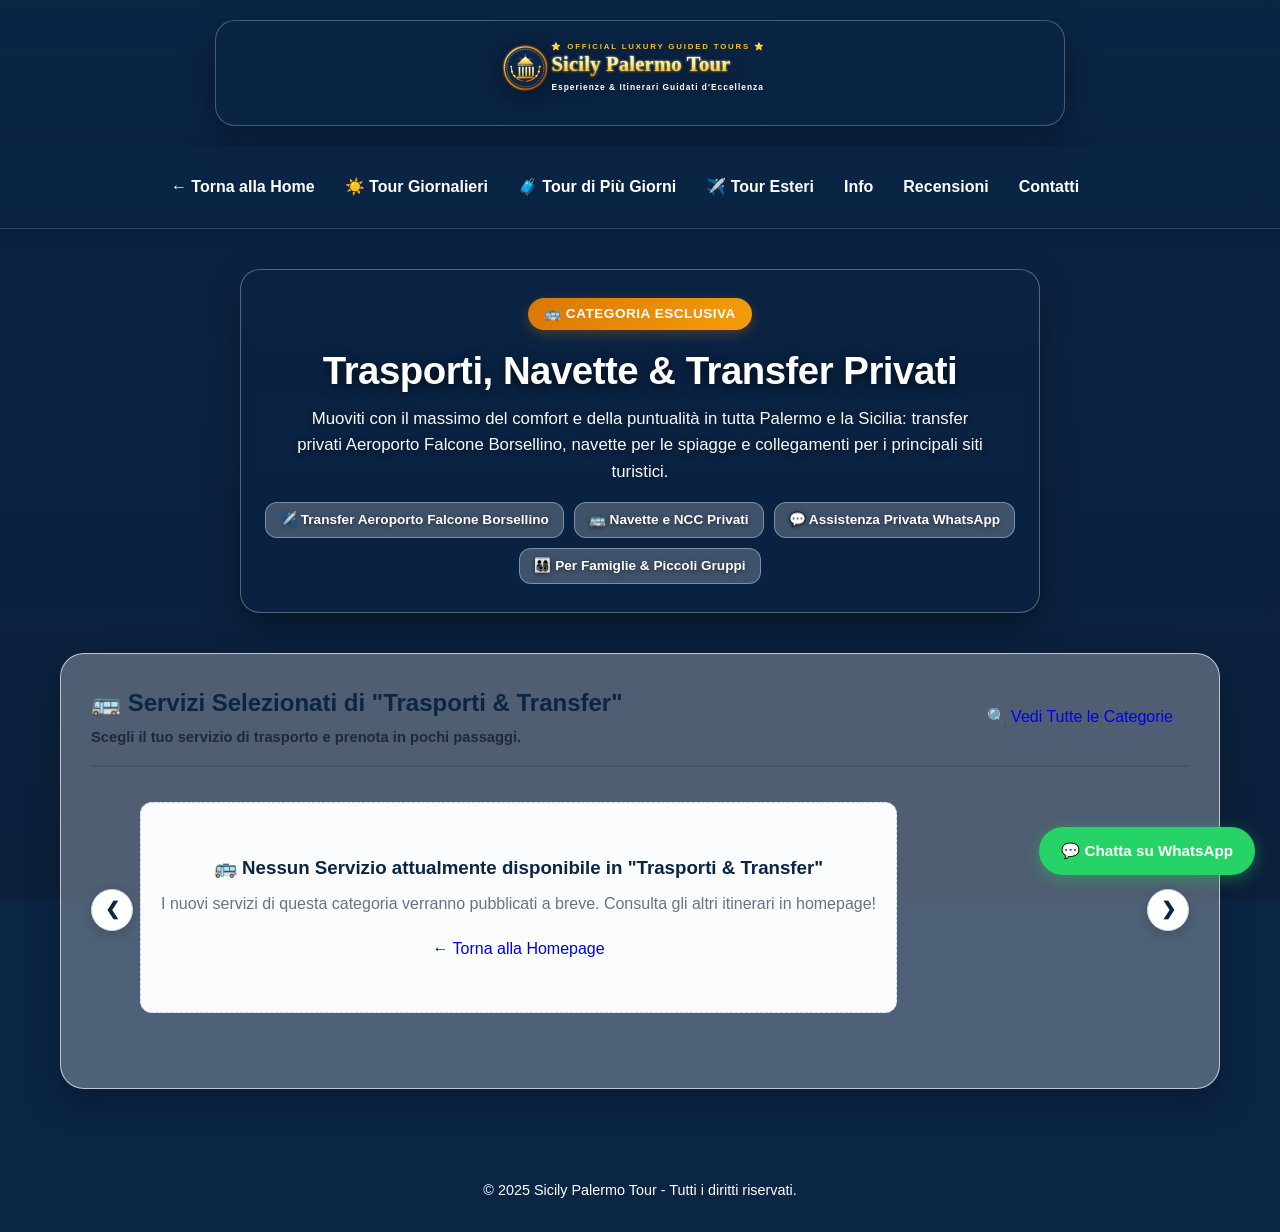
<file: categorie/trasporti.html>
<!DOCTYPE html>
<html lang="it">
<head>
    <meta charset="UTF-8">
    <meta name="viewport" content="width=device-width, initial-scale=1.0">
    <title>Trasporti e Transfer - Palermo Tour | Sicily Palermo Tour</title>
    <link rel="stylesheet" href="../style.css">
    <link rel="stylesheet" href="../itinerari/itinerari.css">
    <link rel="stylesheet" href="../whatsapp/whatsapp.css">
    <link rel="stylesheet" href="categoria.css">
    <link rel="stylesheet" href="../mobile-adapt.css">
</head>
<body class="full-bg-page" style="background-image: url('https://st3.depositphotos.com/1943809/13689/i/450/depositphotos_136890154-stock-photo-white-bus-driving-on-road.jpg'); background-position: center;">

    <!-- Header e Navigazione con Logo Ufficiale Centrato -->
    <header style="padding: 20px 15px 10px 15px;">
        <div style="max-width: 850px; margin: 0 auto; text-align: center; background: rgba(11, 37, 69, 0.82); border: 1.5px solid rgba(255, 255, 255, 0.25); border-radius: 20px; padding: 18px 20px; backdrop-filter: blur(12px); box-shadow: 0 12px 32px rgba(0,0,0,0.35); position: relative;">
            <a href="../index.html" style="text-decoration: none; display: inline-block;">
                <img src="../logo.svg" alt="Sicily Palermo Tour Logo" style="max-width: 820px; width: 95%; height: auto; filter: drop-shadow(0 4px 15px rgba(0,0,0,0.6)); display: block; margin: 0 auto;">
            </a>
        </div>
    </header>

    <nav style="background: rgba(11, 37, 69, 0.75); backdrop-filter: blur(10px); border-bottom: 1px solid rgba(255,255,255,0.15); margin-top: 10px; width: 100%; text-align: center;">
        <ul style="display: flex; justify-content: center; align-items: center; gap: 30px; list-style: none; margin: 0 auto; padding: 14px 15px; flex-wrap: wrap; text-align: center;">
            <li><a href="../index.html" style="color: #ffffff; text-decoration: none; font-weight: bold; font-size: 1rem;">← Torna alla Home</a></li>
            <li><a href="tour-giornalieri.html" style="color: #ffffff; text-decoration: none; font-weight: bold; font-size: 1rem;">☀️ Tour Giornalieri</a></li>
            <li><a href="tour-piu-giorni.html" style="color: #ffffff; text-decoration: none; font-weight: bold; font-size: 1rem;">🧳 Tour di Più Giorni</a></li>
            <li><a href="tour-esteri.html" style="color: #ffffff; text-decoration: none; font-weight: bold; font-size: 1rem;">✈️ Tour Esteri</a></li>
            <li><a href="info.html" style="color: #ffffff; text-decoration: none; font-weight: bold; font-size: 1rem;">Info</a></li>
            <li><a href="../index.html#recensioni" style="color: #ffffff; text-decoration: none; font-weight: bold; font-size: 1rem;">Recensioni</a></li>
            <li><a href="../index.html#contatti" style="color: #ffffff; text-decoration: none; font-weight: bold; font-size: 1rem;">Contatti</a></li>
            <li><div id="google_translate_element" style="display:inline-block; vertical-align:middle;"></div></li>
        </ul>
    </nav>

    <!-- HERO BANNER DEDICATO ALLA CATEGORIA TRASPORTI -->
    <section class="category-hero">
        <div class="category-hero-content">
            <span class="category-badge">🚌 Categoria Esclusiva</span>
            <h1 class="category-title">Trasporti, Navette & Transfer Privati</h1>
            <p class="category-description">
                Muoviti con il massimo del comfort e della puntualità in tutta Palermo e la Sicilia: transfer privati Aeroporto Falcone Borsellino, navette per le spiagge e collegamenti per i principali siti turistici.
            </p>

            <div class="category-stats-pills">
                <span class="stat-pill">✈️ Transfer Aeroporto Falcone Borsellino</span>
                <span class="stat-pill">🚌 Navette e NCC Privati</span>
                <span class="stat-pill">💬 Assistenza Privata WhatsApp</span>
                <span class="stat-pill">👨‍👩‍👧‍👦 Per Famiglie & Piccoli Gruppi</span>
            </div>
        </div>
    </section>

    <!-- MAIN CONTAINER GRIGLIA TOUR TRASPORTI -->
    <main class="category-main-container">
        <div class="category-section-card">

            <div style="display: flex; justify-content: space-between; align-items: center; margin-bottom: 25px; border-bottom: 2px solid rgba(11, 37, 69, 0.15); padding-bottom: 15px; flex-wrap: wrap; gap: 10px;">
                <div>
                    <h2 style="color: #0b2545; margin: 0; font-size: 1.5rem; font-weight: 800;">
                        🚌 Servizi Selezionati di "Trasporti & Transfer"
                    </h2>
                    <p style="color: #1e293b; font-size: 0.92rem; font-weight: 600; margin: 4px 0 0 0;">
                        Scegli il tuo servizio di trasporto e prenota in pochi passaggi.
                    </p>
                </div>

                <a href="../index.html#itinerari" class="btn-secondary btn-small" style="text-decoration: none; padding: 8px 16px;">
                    🔍 Vedi Tutte le Categorie
                </a>
            </div>

            <!-- Slider Orizzontale Tour della Categoria Stile GetYourGuide -->
            <div class="grid-wrapper">
                <button type="button" class="slider-nav-btn left" onclick="scorriSliderOrizzontale('category-tours-grid', -310)" title="Scorri a sinistra">❮</button>
                <div id="category-tours-grid" class="grid">
                    <!-- Popolato via JavaScript -->
                </div>
                <button type="button" class="slider-nav-btn right" onclick="scorriSliderOrizzontale('category-tours-grid', 310)" title="Scorri a destra">❯</button>
            </div>

        </div>
    </main>

    <!-- Floating WhatsApp Button -->
    <a href="https://wa.me/393717358832" class="whatsapp-float" target="_blank" title="Scrivici su WhatsApp">
        💬 Chatta su WhatsApp
    </a>

    <!-- Footer -->
    <footer style="background: #0b2545; color: white; padding: 30px 20px; text-align: center; font-size: 0.9rem;">
        <p>&copy; 2025 Sicily Palermo Tour - Tutti i diritti riservati.</p>
    </footer>

    <!-- Scripts -->
    <script src="../cloud/cloud-db.js"></script>
    <script src="../itinerari/itinerari-data.js"></script>
    <script src="../translate/translator.js"></script>

    <script>
        document.addEventListener('DOMContentLoaded', () => {
            const containerGrid = document.getElementById('category-tours-grid');

            function caricaTourTrasporti() {
                const tuttiItinerari = getItinerari();
                const tourTrasporti = tuttiItinerari.filter(i => i.category === 'Trasporti');

                if (!tourTrasporti || tourTrasporti.length === 0) {
                    containerGrid.innerHTML = `
                        <div style="grid-column: 1/-1; text-align: center; padding: 50px 20px; background: #fafcfd; border-radius: 12px; border: 1.5px dashed #cbd5e1;">
                            <h3 style="color: #0b2545; margin-bottom: 8px;">🚌 Nessun Servizio attualmente disponibile in "Trasporti & Transfer"</h3>
                            <p style="color: #64748b; margin-bottom: 20px;">I nuovi servizi di questa categoria verranno pubblicati a breve. Consulta gli altri itinerari in homepage!</p>
                            <a href="../index.html" class="btn-primary" style="text-decoration: none; padding: 10px 20px;">← Torna alla Homepage</a>
                        </div>
                    `;
                    return;
                }

                containerGrid.innerHTML = tourTrasporti.map(tour => `
                    <div class="card">
                        ${generaHtmlCarosello(tour, 'cat')}
                        <div class="card-content">
                            <div class="badges-row">
                                <span class="badge">🚌 Trasporti & Transfer</span>
                                ${tour.images && tour.images.length > 1 ? `<span class="badge" style="background:#e0f2fe; color:#0369a1;">📷 ${tour.images.length} Foto</span>` : ''}
                                ${String(tour.featured) === 'true' ? '<span class="badge badge-star">⭐ In Evidenza</span>' : ''}
                            </div>
                            <h3>${escapeHtml(tour.title)}</h3>
                            <p class="card-desc">${escapeHtml(tour.shortDescription || tour.fullDescription || '')}</p>

                            <div class="card-chips">
                                <span>⏱️ ${escapeHtml(tour.duration || '3 Ore')}</span>
                                <span>💰 ${escapeHtml(tour.price || 'Da 25€')}</span>
                                <span>📍 ${escapeHtml(tour.meetingPoint || 'Aeroporto / Hotel')}</span>
                            </div>

                            <div class="card-footer">
                                <a href="../index.html?openModal=${tour.id}" class="btn-tour" style="text-decoration: none; display: block; text-align: center;">🎟️ Dettagli &amp; Prenota</a>
                            </div>
                        </div>
                    </div>
                `).join('');
            }

            caricaTourTrasporti();

            if (window.cloudDB && typeof window.cloudDB.fetchItinerariCloud === 'function') {
                window.cloudDB.fetchItinerariCloud().then(() => {
                    caricaTourTrasporti();
                }).catch(() => {});
            }
        });
    </script>
</body>
</html>
</file>
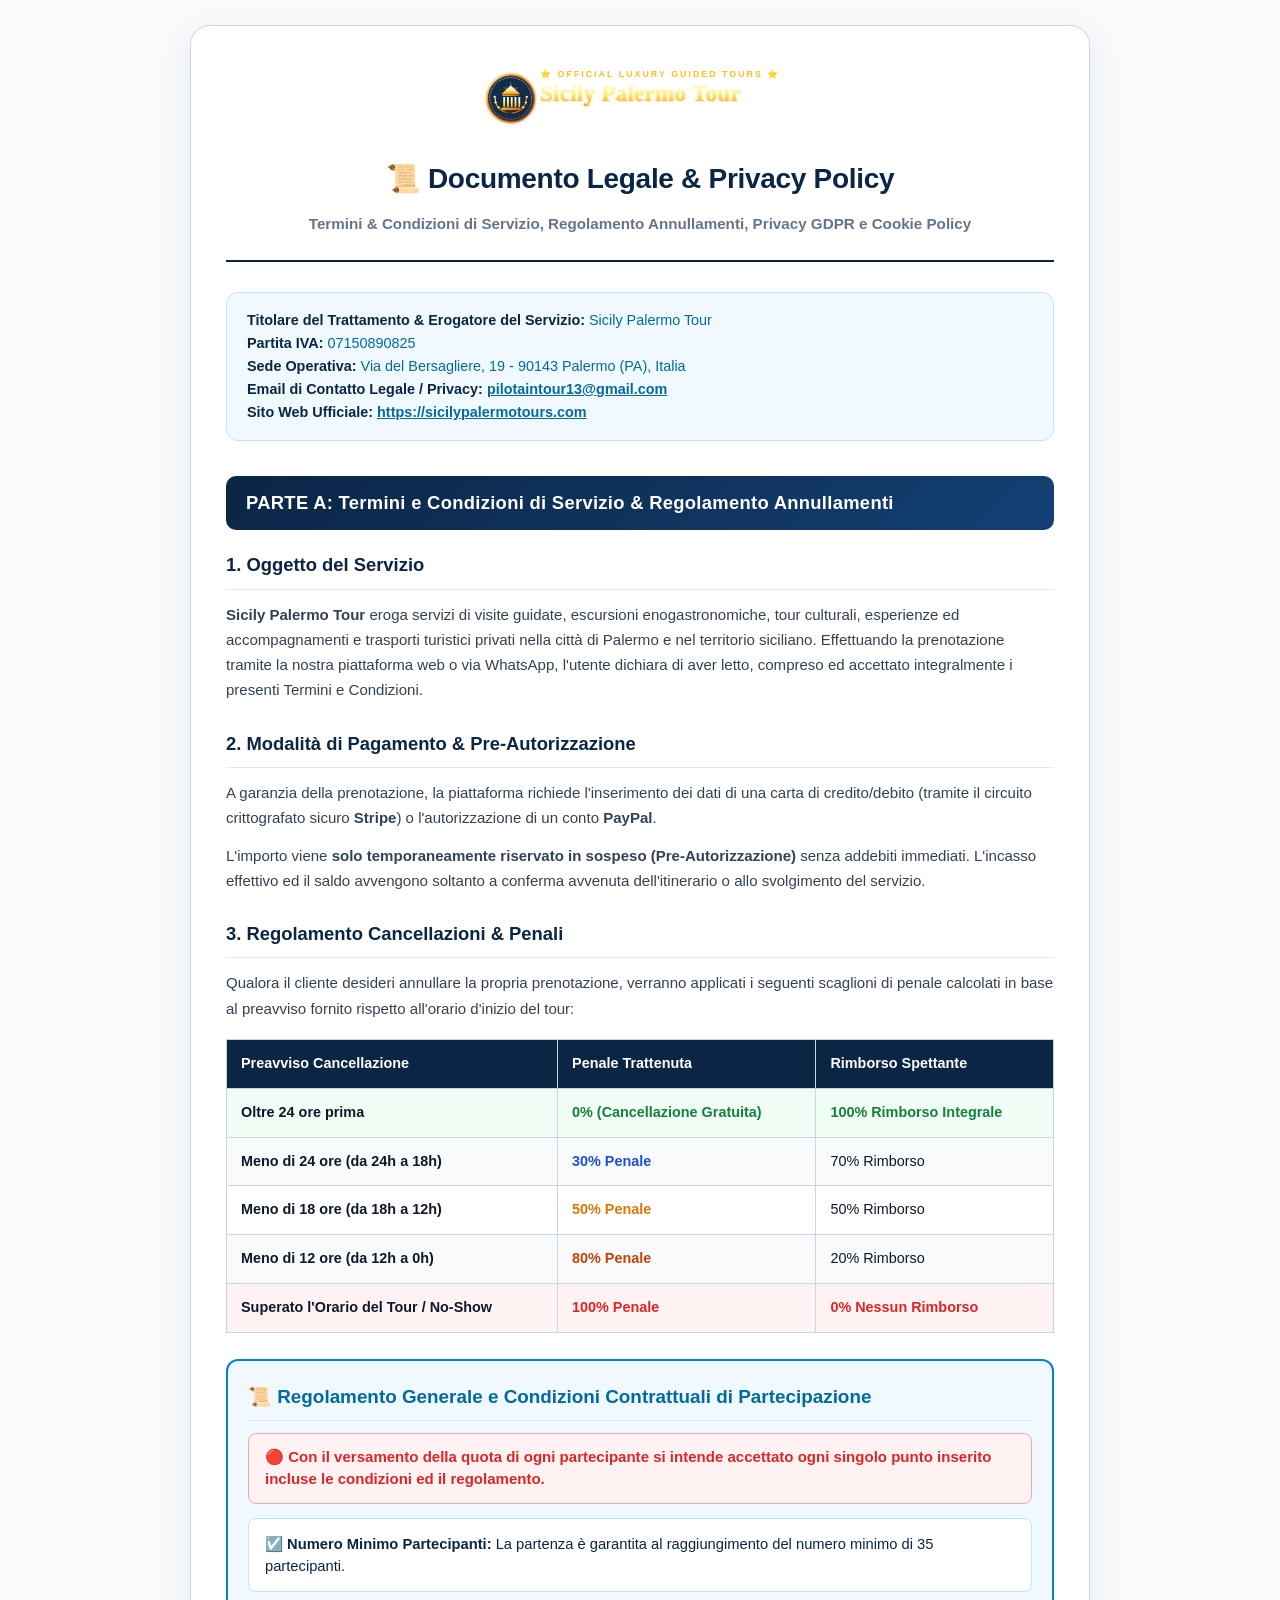
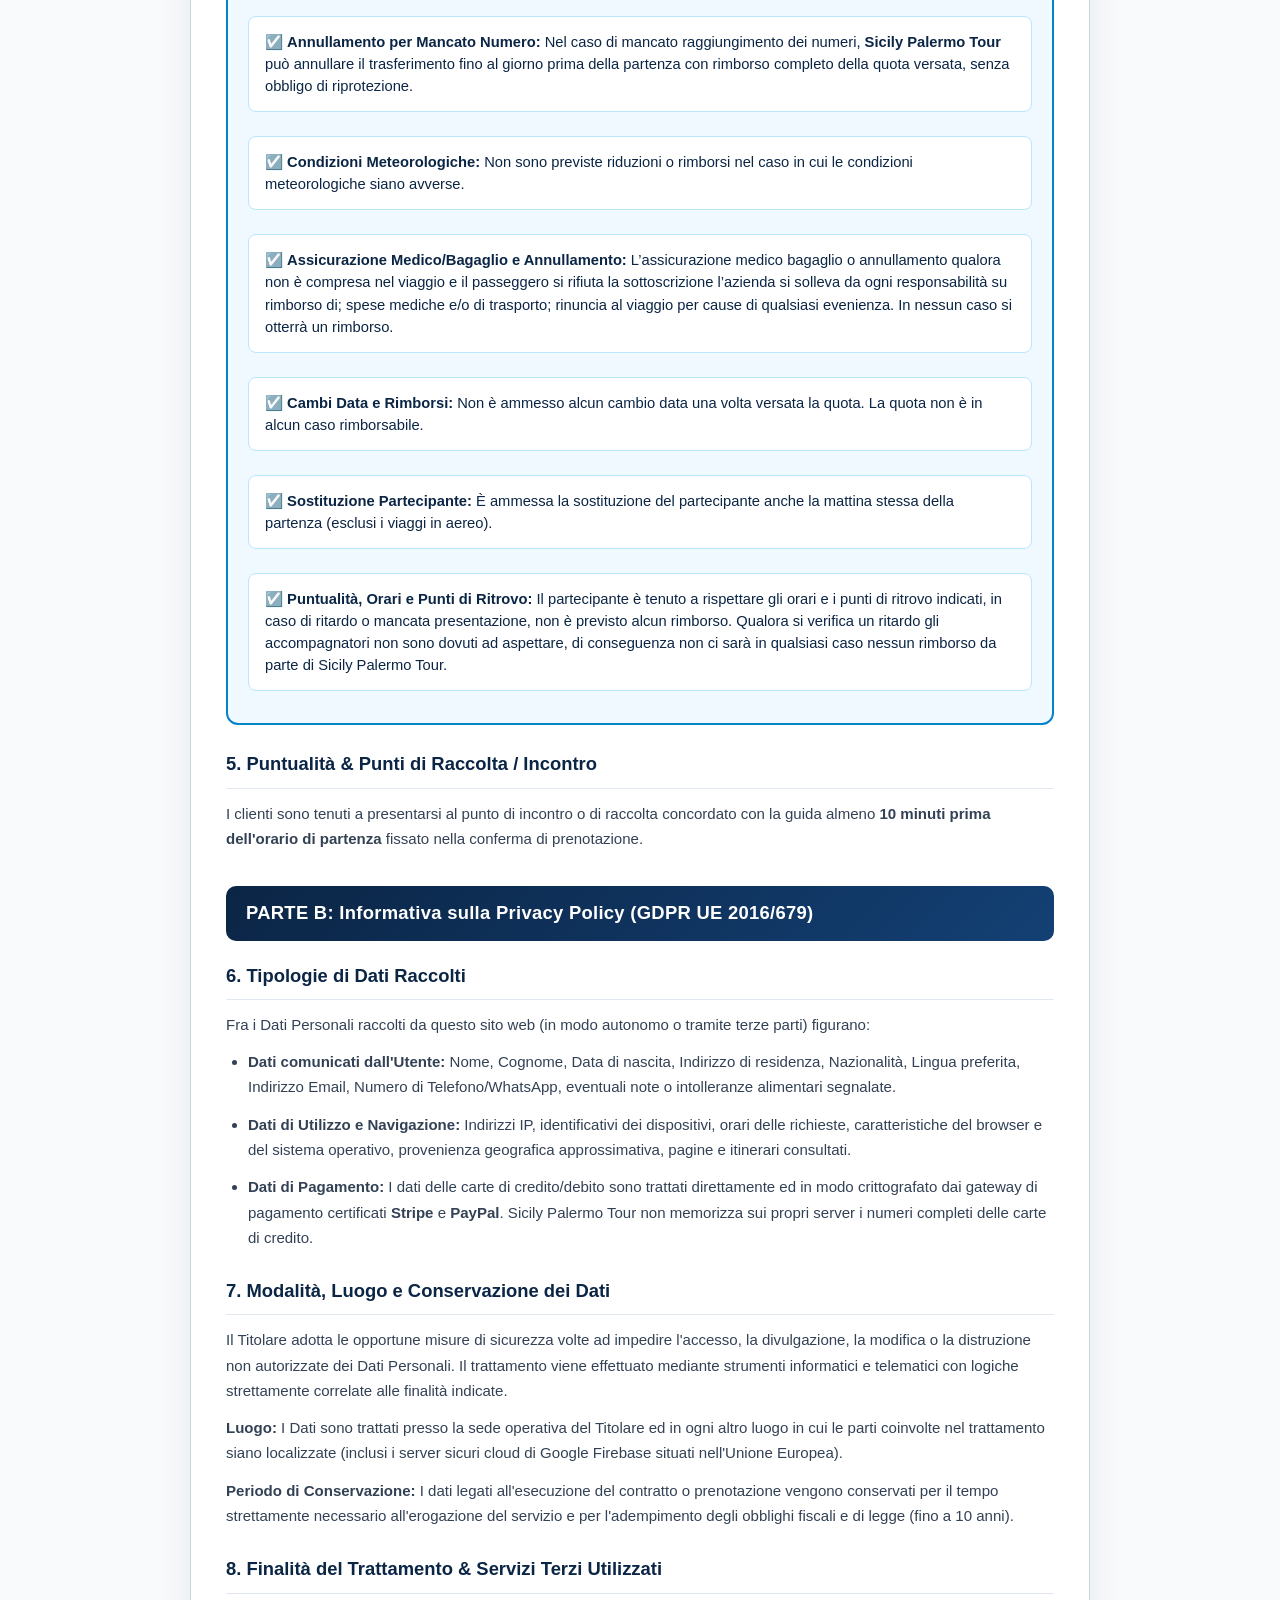
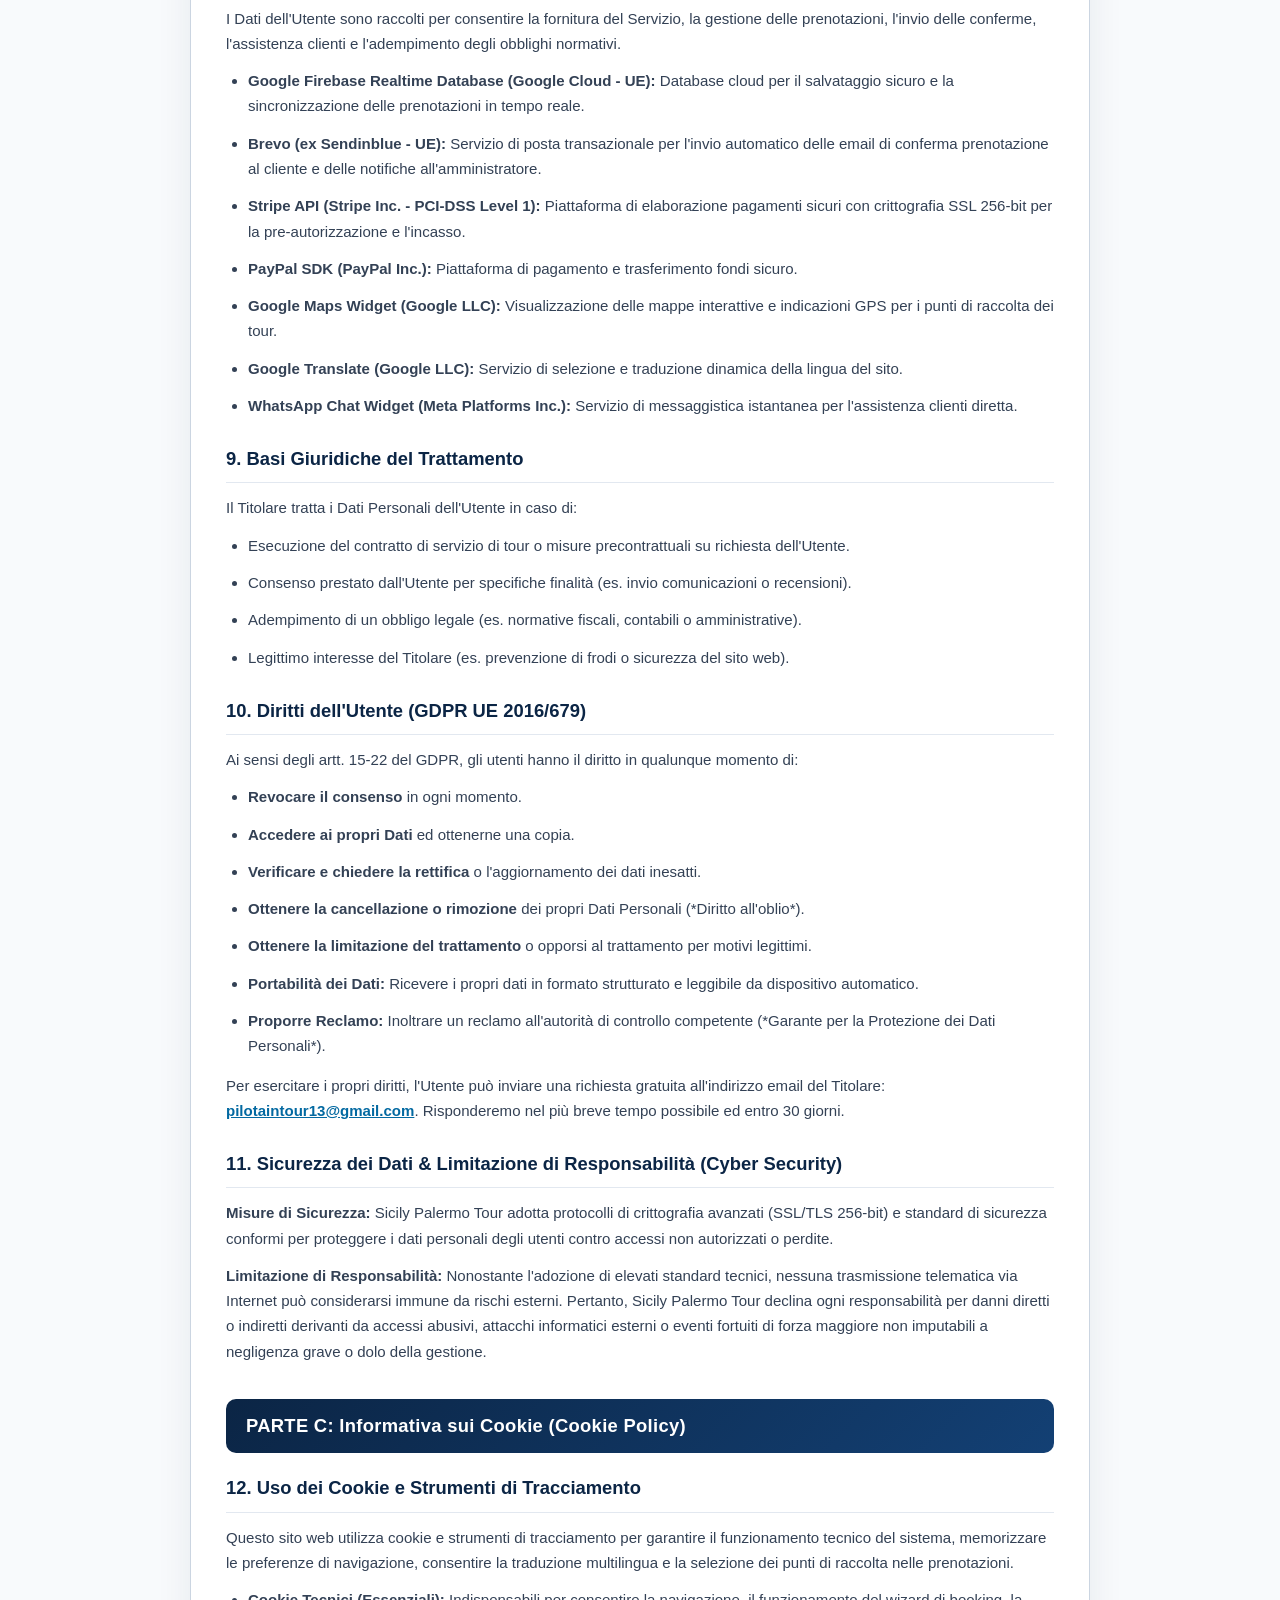
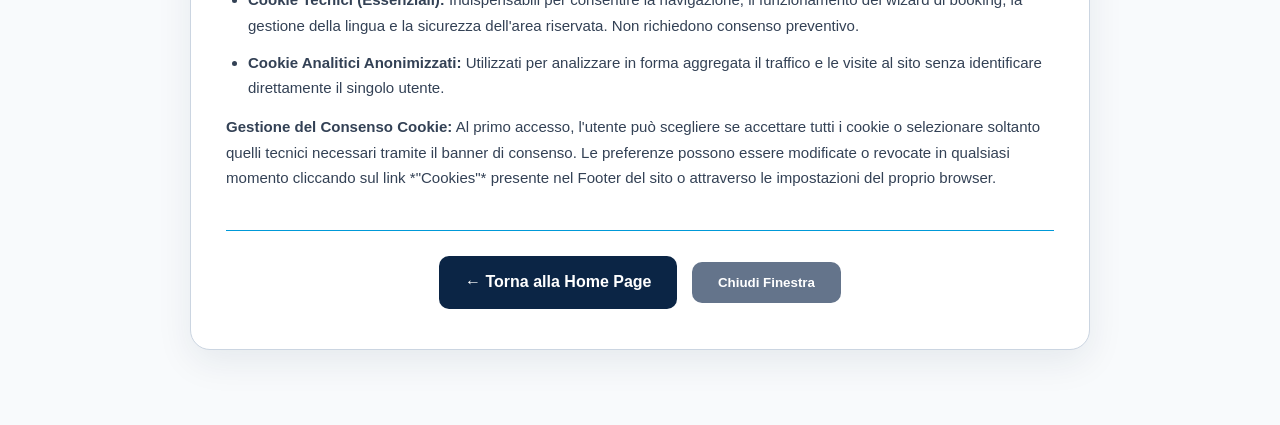
<file: prenotazioni/termini-condizioni.html>
<!DOCTYPE html>
<html lang="it">
<head>
    <meta charset="UTF-8">
    <meta name="viewport" content="width=device-width, initial-scale=1.0">
    <title>Termini & Condizioni di Servizio, Privacy e Cookie Policy - Sicily Palermo Tour</title>
    <link rel="stylesheet" href="../style.css">
    <link rel="stylesheet" href="../itinerari/itinerari.css">
    <link rel="stylesheet" href="booking-wizard.css">
    <style>
        body {
            background-color: #f8fafc;
            color: #0f172a;
            font-family: -apple-system, BlinkMacSystemFont, 'Segoe UI', Roboto, Helvetica, Arial, sans-serif;
            margin: 0;
            padding: 25px 12px;
            line-height: 1.65;
        }

        .terms-container {
            max-width: 900px;
            margin: 0 auto 50px auto;
            background: #ffffff;
            border-radius: 20px;
            padding: 40px 35px;
            border: 1.5px solid #cbd5e1;
            box-shadow: 0 12px 36px rgba(11, 37, 69, 0.08);
        }

        .terms-header {
            text-align: center;
            border-bottom: 2px solid #0b2545;
            padding-bottom: 24px;
            margin-bottom: 30px;
        }

        .terms-header img {
            max-width: 320px;
            width: 90%;
            height: auto;
            margin-bottom: 14px;
        }

        .terms-title {
            color: #0b2545;
            font-size: 1.75rem;
            font-weight: 800;
            margin: 0 0 8px 0;
            letter-spacing: -0.3px;
        }

        .terms-subtitle {
            color: #64748b;
            font-size: 0.95rem;
            margin: 0;
            font-weight: 600;
        }

        .legal-badge-box {
            background: #f0f9ff;
            border: 1.5px solid #bae6fd;
            border-radius: 12px;
            padding: 16px 20px;
            margin-bottom: 30px;
            font-size: 0.9rem;
            color: #0369a1;
            line-height: 1.6;
        }

        .legal-badge-box strong {
            color: #0b2545;
        }

        .part-header-title {
            background: linear-gradient(135deg, #0b2545 0%, #134074 100%);
            color: #ffffff;
            padding: 12px 20px;
            border-radius: 10px;
            font-size: 1.15rem;
            font-weight: 800;
            margin: 35px 0 20px 0;
            letter-spacing: 0.3px;
        }

        .terms-section {
            margin-bottom: 26px;
        }

        .terms-section h3 {
            color: #0b2545;
            font-size: 1.15rem;
            font-weight: 800;
            margin-top: 0;
            margin-bottom: 12px;
            display: flex;
            align-items: center;
            gap: 8px;
            border-bottom: 1px solid #e2e8f0;
            padding-bottom: 8px;
        }

        .terms-section p, .terms-section li {
            color: #334155;
            font-size: 0.94rem;
            line-height: 1.68;
            margin-bottom: 12px;
        }

        .terms-section ul {
            padding-left: 22px;
            margin-bottom: 14px;
        }

        .penalty-table {
            width: 100%;
            border-collapse: collapse;
            margin: 18px 0;
            font-size: 0.9rem;
        }

        .penalty-table th, .penalty-table td {
            border: 1px solid #cbd5e1;
            padding: 12px 14px;
            text-align: left;
        }

        .penalty-table th {
            background: #0b2545;
            color: #ffffff;
            font-weight: 800;
        }

        .penalty-table tr:nth-child(even) {
            background: #f8fafc;
        }

        .btn-back {
            background: #0b2545;
            color: #ffffff;
            padding: 13px 26px;
            border-radius: 10px;
            text-decoration: none;
            font-weight: bold;
            display: inline-block;
            transition: background 0.2s;
            border: none;
            cursor: pointer;
        }

        .btn-back:hover {
            background: #134074;
        }

        @media (max-width: 640px) {
            .terms-container {
                padding: 22px 18px;
            }
            .terms-title {
                font-size: 1.35rem;
            }
            .penalty-table {
                font-size: 0.8rem;
            }
            .penalty-table th, .penalty-table td {
                padding: 8px 10px;
            }
        }
    </style>
</head>
<body>

    <div class="terms-container">

        <!-- Header Ufficiale Brand -->
        <div class="terms-header">
            <a href="../index.html">
                <img src="../logo.svg" alt="Sicily Palermo Tour">
            </a>
            <h1 class="terms-title">📜 Documento Legale &amp; Privacy Policy</h1>
            <p class="terms-subtitle">Termini &amp; Condizioni di Servizio, Regolamento Annullamenti, Privacy GDPR e Cookie Policy</p>
        </div>

        <!-- Box Identificativo Titolare del Trattamento & Azienda -->
        <div class="legal-badge-box">
            <strong>Titolare del Trattamento &amp; Erogatore del Servizio:</strong> Sicily Palermo Tour<br>
            <strong>Partita IVA:</strong> 07150890825<br>
            <strong>Sede Operativa:</strong> Via del Bersagliere, 19 - 90143 Palermo (PA), Italia<br>
            <strong>Email di Contatto Legale / Privacy:</strong> <a href="mailto:pilotaintour13@gmail.com" style="color:#0369a1; font-weight:bold;">pilotaintour13@gmail.com</a><br>
            <strong>Sito Web Ufficiale:</strong> <a href="https://sicilypalermotours.com" target="_blank" style="color:#0369a1; font-weight:bold;">https://sicilypalermotours.com</a>
        </div>


        <!-- ========================================================================== -->
        <!-- PARTE A: TERMINI E CONDIZIONI DI SERVIZIO & REGOLAMENTO ANNULLAMENTI      -->
        <!-- ========================================================================== -->
        <div class="part-header-title">
            PARTE A: Termini e Condizioni di Servizio &amp; Regolamento Annullamenti
        </div>

        <div class="terms-section">
            <h3>1. Oggetto del Servizio</h3>
            <p>
                <strong>Sicily Palermo Tour</strong> eroga servizi di visite guidate, escursioni enogastronomiche, tour culturali, esperienze ed accompagnamenti e trasporti turistici privati nella città di Palermo e nel territorio siciliano. Effettuando la prenotazione tramite la nostra piattaforma web o via WhatsApp, l'utente dichiara di aver letto, compreso ed accettato integralmente i presenti Termini e Condizioni.
            </p>
        </div>

        <div class="terms-section">
            <h3>2. Modalità di Pagamento &amp; Pre-Autorizzazione</h3>
            <p>
                A garanzia della prenotazione, la piattaforma richiede l'inserimento dei dati di una carta di credito/debito (tramite il circuito crittografato sicuro <strong>Stripe</strong>) o l'autorizzazione di un conto <strong>PayPal</strong>.
            </p>
            <p>
                L'importo viene <strong>solo temporaneamente riservato in sospeso (Pre-Autorizzazione)</strong> senza addebiti immediati. L'incasso effettivo ed il saldo avvengono soltanto a conferma avvenuta dell'itinerario o allo svolgimento del servizio.
            </p>
        </div>

        <div class="terms-section">
            <h3>3. Regolamento Cancellazioni &amp; Penali</h3>
            <p>
                Qualora il cliente desideri annullare la propria prenotazione, verranno applicati i seguenti scaglioni di penale calcolati in base al preavviso fornito rispetto all'orario d'inizio del tour:
            </p>

            <table class="penalty-table">
                <thead>
                    <tr>
                        <th>Preavviso Cancellazione</th>
                        <th>Penale Trattenuta</th>
                        <th>Rimborso Spettante</th>
                    </tr>
                </thead>
                <tbody>
                    <tr style="background: #f0fdf4;">
                        <td><strong>Oltre 24 ore prima</strong></td>
                        <td><strong style="color: #15803d;">0% (Cancellazione Gratuita)</strong></td>
                        <td><strong style="color: #15803d;">100% Rimborso Integrale</strong></td>
                    </tr>
                    <tr>
                        <td><strong>Meno di 24 ore (da 24h a 18h)</strong></td>
                        <td><strong style="color: #1d4ed8;">30% Penale</strong></td>
                        <td>70% Rimborso</td>
                    </tr>
                    <tr>
                        <td><strong>Meno di 18 ore (da 18h a 12h)</strong></td>
                        <td><strong style="color: #d97706;">50% Penale</strong></td>
                        <td>50% Rimborso</td>
                    </tr>
                    <tr>
                        <td><strong>Meno di 12 ore (da 12h a 0h)</strong></td>
                        <td><strong style="color: #c2410c;">80% Penale</strong></td>
                        <td>20% Rimborso</td>
                    </tr>
                    <tr style="background: #fef2f2;">
                        <td><strong>Superato l'Orario del Tour / No-Show</strong></td>
                        <td><strong style="color: #dc2626;">100% Penale</strong></td>
                        <td><strong style="color: #dc2626;">0% Nessun Rimborso</strong></td>
                    </tr>
                </tbody>
            </table>
        </div>

        <div class="terms-section" style="background: #f0f9ff; border: 2px solid #0284c7; border-radius: 12px; padding: 20px; margin-bottom: 24px;">
            <h3 style="color: #0369a1; margin-top: 0; font-size: 1.18rem; font-weight: 800;">📜 Regolamento Generale e Condizioni Contrattuali di Partecipazione</h3>

            <p style="margin-bottom: 14px; font-weight: 800; color: #dc2626; line-height: 1.5; background: #fef2f2; padding: 12px 16px; border-radius: 8px; border: 1px solid #fca5a5;">
                🔴 Con il versamento della quota di ogni partecipante si intende accettato ogni singolo punto inserito incluse le condizioni ed il regolamento.
            </p>

            <ul style="list-style: none; padding-left: 0; display: flex; flex-direction: column; gap: 12px; margin-bottom: 0;">
                <li style="background: #ffffff; padding: 14px 16px; border-radius: 8px; border: 1px solid #bae6fd; color: #0b2545; font-size: 0.92rem; line-height: 1.5;">
                    ☑️ <strong>Numero Minimo Partecipanti:</strong> La partenza è garantita al raggiungimento del numero minimo di 35 partecipanti.
                </li>
                <li style="background: #ffffff; padding: 14px 16px; border-radius: 8px; border: 1px solid #bae6fd; color: #0b2545; font-size: 0.92rem; line-height: 1.5;">
                    ☑️ <strong>Annullamento per Mancato Numero:</strong> Nel caso di mancato raggiungimento dei numeri, <strong>Sicily Palermo Tour</strong> può annullare il trasferimento fino al giorno prima della partenza con rimborso completo della quota versata, senza obbligo di riprotezione.
                </li>
                <li style="background: #ffffff; padding: 14px 16px; border-radius: 8px; border: 1px solid #bae6fd; color: #0b2545; font-size: 0.92rem; line-height: 1.5;">
                    ☑️ <strong>Condizioni Meteorologiche:</strong> Non sono previste riduzioni o rimborsi nel caso in cui le condizioni meteorologiche siano avverse.
                </li>
                <li style="background: #ffffff; padding: 14px 16px; border-radius: 8px; border: 1px solid #bae6fd; color: #0b2545; font-size: 0.92rem; line-height: 1.5;">
                    ☑️ <strong>Assicurazione Medico/Bagaglio e Annullamento:</strong> L’assicurazione medico bagaglio o annullamento qualora non è compresa nel viaggio e il passeggero si rifiuta la sottoscrizione l’azienda si solleva da ogni responsabilità su rimborso di; spese mediche e/o di trasporto; rinuncia al viaggio per cause di qualsiasi evenienza. In nessun caso si otterrà un rimborso.
                </li>
                <li style="background: #ffffff; padding: 14px 16px; border-radius: 8px; border: 1px solid #bae6fd; color: #0b2545; font-size: 0.92rem; line-height: 1.5;">
                    ☑️ <strong>Cambi Data e Rimborsi:</strong> Non è ammesso alcun cambio data una volta versata la quota. La quota non è in alcun caso rimborsabile.
                </li>
                <li style="background: #ffffff; padding: 14px 16px; border-radius: 8px; border: 1px solid #bae6fd; color: #0b2545; font-size: 0.92rem; line-height: 1.5;">
                    ☑️ <strong>Sostituzione Partecipante:</strong> È ammessa la sostituzione del partecipante anche la mattina stessa della partenza (esclusi i viaggi in aereo).
                </li>
                <li style="background: #ffffff; padding: 14px 16px; border-radius: 8px; border: 1px solid #bae6fd; color: #0b2545; font-size: 0.92rem; line-height: 1.5;">
                    ☑️ <strong>Puntualità, Orari e Punti di Ritrovo:</strong> Il partecipante è tenuto a rispettare gli orari e i punti di ritrovo indicati, in caso di ritardo o mancata presentazione, non è previsto alcun rimborso. Qualora si verifica un ritardo gli accompagnatori non sono dovuti ad aspettare, di conseguenza non ci sarà in qualsiasi caso nessun rimborso da parte di Sicily Palermo Tour.
                </li>
            </ul>
        </div>

        <div class="terms-section">
            <h3>5. Puntualità &amp; Punti di Raccolta / Incontro</h3>
            <p>
                I clienti sono tenuti a presentarsi al punto di incontro o di raccolta concordato con la guida almeno <strong>10 minuti prima dell'orario di partenza</strong> fissato nella conferma di prenotazione.
            </p>
        </div>


        <!-- ========================================================================== -->
        <!-- PARTE B: INFORMATIVA COMPLETA SULLA PRIVACY (REGOLAMENTO UE 2016/679 - GDPR)-->
        <!-- ========================================================================== -->
        <div class="part-header-title">
            PARTE B: Informativa sulla Privacy Policy (GDPR UE 2016/679)
        </div>

        <div class="terms-section">
            <h3>6. Tipologie di Dati Raccolti</h3>
            <p>
                Fra i Dati Personali raccolti da questo sito web (in modo autonomo o tramite terze parti) figurano:
            </p>
            <ul>
                <li><strong>Dati comunicati dall'Utente:</strong> Nome, Cognome, Data di nascita, Indirizzo di residenza, Nazionalità, Lingua preferita, Indirizzo Email, Numero di Telefono/WhatsApp, eventuali note o intolleranze alimentari segnalate.</li>
                <li><strong>Dati di Utilizzo e Navigazione:</strong> Indirizzi IP, identificativi dei dispositivi, orari delle richieste, caratteristiche del browser e del sistema operativo, provenienza geografica approssimativa, pagine e itinerari consultati.</li>
                <li><strong>Dati di Pagamento:</strong> I dati delle carte di credito/debito sono trattati direttamente ed in modo crittografato dai gateway di pagamento certificati <strong>Stripe</strong> e <strong>PayPal</strong>. Sicily Palermo Tour non memorizza sui propri server i numeri completi delle carte di credito.</li>
            </ul>
        </div>

        <div class="terms-section">
            <h3>7. Modalità, Luogo e Conservazione dei Dati</h3>
            <p>
                Il Titolare adotta le opportune misure di sicurezza volte ad impedire l'accesso, la divulgazione, la modifica o la distruzione non autorizzate dei Dati Personali. Il trattamento viene effettuato mediante strumenti informatici e telematici con logiche strettamente correlate alle finalità indicate.
            </p>
            <p>
                <strong>Luogo:</strong> I Dati sono trattati presso la sede operativa del Titolare ed in ogni altro luogo in cui le parti coinvolte nel trattamento siano localizzate (inclusi i server sicuri cloud di Google Firebase situati nell'Unione Europea).
            </p>
            <p>
                <strong>Periodo di Conservazione:</strong> I dati legati all'esecuzione del contratto o prenotazione vengono conservati per il tempo strettamente necessario all'erogazione del servizio e per l'adempimento degli obblighi fiscali e di legge (fino a 10 anni).
            </p>
        </div>

        <div class="terms-section">
            <h3>8. Finalità del Trattamento &amp; Servizi Terzi Utilizzati</h3>
            <p>
                I Dati dell'Utente sono raccolti per consentire la fornitura del Servizio, la gestione delle prenotazioni, l'invio delle conferme, l'assistenza clienti e l'adempimento degli obblighi normativi.
            </p>
            <ul>
                <li><strong>Google Firebase Realtime Database (Google Cloud - UE):</strong> Database cloud per il salvataggio sicuro e la sincronizzazione delle prenotazioni in tempo reale.</li>
                <li><strong>Brevo (ex Sendinblue - UE):</strong> Servizio di posta transazionale per l'invio automatico delle email di conferma prenotazione al cliente e delle notifiche all'amministratore.</li>
                <li><strong>Stripe API (Stripe Inc. - PCI-DSS Level 1):</strong> Piattaforma di elaborazione pagamenti sicuri con crittografia SSL 256-bit per la pre-autorizzazione e l'incasso.</li>
                <li><strong>PayPal SDK (PayPal Inc.):</strong> Piattaforma di pagamento e trasferimento fondi sicuro.</li>
                <li><strong>Google Maps Widget (Google LLC):</strong> Visualizzazione delle mappe interattive e indicazioni GPS per i punti di raccolta dei tour.</li>
                <li><strong>Google Translate (Google LLC):</strong> Servizio di selezione e traduzione dinamica della lingua del sito.</li>
                <li><strong>WhatsApp Chat Widget (Meta Platforms Inc.):</strong> Servizio di messaggistica istantanea per l'assistenza clienti diretta.</li>
            </ul>
        </div>

        <div class="terms-section">
            <h3>9. Basi Giuridiche del Trattamento</h3>
            <p>
                Il Titolare tratta i Dati Personali dell'Utente in caso di:
            </p>
            <ul>
                <li>Esecuzione del contratto di servizio di tour o misure precontrattuali su richiesta dell'Utente.</li>
                <li>Consenso prestato dall'Utente per specifiche finalità (es. invio comunicazioni o recensioni).</li>
                <li>Adempimento di un obbligo legale (es. normative fiscali, contabili o amministrative).</li>
                <li>Legittimo interesse del Titolare (es. prevenzione di frodi o sicurezza del sito web).</li>
            </ul>
        </div>

        <div class="terms-section">
            <h3>10. Diritti dell'Utente (GDPR UE 2016/679)</h3>
            <p>
                Ai sensi degli artt. 15-22 del GDPR, gli utenti hanno il diritto in qualunque momento di:
            </p>
            <ul>
                <li><strong>Revocare il consenso</strong> in ogni momento.</li>
                <li><strong>Accedere ai propri Dati</strong> ed ottenerne una copia.</li>
                <li><strong>Verificare e chiedere la rettifica</strong> o l'aggiornamento dei dati inesatti.</li>
                <li><strong>Ottenere la cancellazione o rimozione</strong> dei propri Dati Personali (*Diritto all'oblio*).</li>
                <li><strong>Ottenere la limitazione del trattamento</strong> o opporsi al trattamento per motivi legittimi.</li>
                <li><strong>Portabilità dei Dati:</strong> Ricevere i propri dati in formato strutturato e leggibile da dispositivo automatico.</li>
                <li><strong>Proporre Reclamo:</strong> Inoltrare un reclamo all'autorità di controllo competente (*Garante per la Protezione dei Dati Personali*).</li>
            </ul>
            <p>
                Per esercitare i propri diritti, l'Utente può inviare una richiesta gratuita all'indirizzo email del Titolare: <a href="mailto:pilotaintour13@gmail.com" style="color:#0369a1; font-weight:bold;">pilotaintour13@gmail.com</a>. Risponderemo nel più breve tempo possibile ed entro 30 giorni.
            </p>
        </div>

        <div class="terms-section">
            <h3>11. Sicurezza dei Dati &amp; Limitazione di Responsabilità (Cyber Security)</h3>
            <p>
                <strong>Misure di Sicurezza:</strong> Sicily Palermo Tour adotta protocolli di crittografia avanzati (SSL/TLS 256-bit) e standard di sicurezza conformi per proteggere i dati personali degli utenti contro accessi non autorizzati o perdite.
            </p>
            <p>
                <strong>Limitazione di Responsabilità:</strong> Nonostante l'adozione di elevati standard tecnici, nessuna trasmissione telematica via Internet può considerarsi immune da rischi esterni. Pertanto, Sicily Palermo Tour declina ogni responsabilità per danni diretti o indiretti derivanti da accessi abusivi, attacchi informatici esterni o eventi fortuiti di forza maggiore non imputabili a negligenza grave o dolo della gestione.
            </p>
        </div>


        <!-- ========================================================================== -->
        <!-- PARTE C: INFORMATIVA SUI COOKIE (COOKIE POLICY)                            -->
        <!-- ========================================================================== -->
        <div class="part-header-title">
            PARTE C: Informativa sui Cookie (Cookie Policy)
        </div>

        <div class="terms-section">
            <h3>12. Uso dei Cookie e Strumenti di Tracciamento</h3>
            <p>
                Questo sito web utilizza cookie e strumenti di tracciamento per garantire il funzionamento tecnico del sistema, memorizzare le preferenze di navigazione, consentire la traduzione multilingua e la selezione dei punti di raccolta nelle prenotazioni.
            </p>
            <ul>
                <li><strong>Cookie Tecnici (Essenziali):</strong> Indispensabili per consentire la navigazione, il funzionamento del wizard di booking, la gestione della lingua e la sicurezza dell'area riservata. Non richiedono consenso preventivo.</li>
                <li><strong>Cookie Analitici Anonimizzati:</strong> Utilizzati per analizzare in forma aggregata il traffico e le visite al sito senza identificare direttamente il singolo utente.</li>
            </ul>
            <p>
                <strong>Gestione del Consenso Cookie:</strong> Al primo accesso, l'utente può scegliere se accettare tutti i cookie o selezionare soltanto quelli tecnici necessari tramite il banner di consenso. Le preferenze possono essere modificate o revocate in qualsiasi momento cliccando sul link *"Cookies"* presente nel Footer del sito o attraverso le impostazioni del proprio browser.
            </p>
        </div>

        <div style="text-align: center; margin-top: 40px; border-top: 1.5px solid #0099d8; padding-top: 25px;">
            <a href="../index.html" class="btn-back">← Torna alla Home Page</a>
            <button type="button" class="btn-back" style="background: #64748b; margin-left: 10px;" onclick="window.close()">Chiudi Finestra</button>
        </div>

    </div>

</body>
</html>
</file>
<file: admin/admin.css>
/* Stili per il Pannello Admin - Sicily Palermo Tour */
* {
    margin: 0;
    padding: 0;
    box-sizing: border-box;
    font-family: 'Segoe UI', Tahoma, Geneva, Verdana, sans-serif;
}

:root {
    --primary-color: #e67e22;
    --primary-hover: #d35400;
    --secondary-color: #1b4f72;
    --secondary-hover: #153d59;
    --bg-color: #f4f6f9;
    --card-bg: #ffffff;
    --text-color: #2c3e50;
    --text-muted: #7f8c8d;
    --border-color: #e2e8f0;
    --danger-color: #e74c3c;
    --danger-hover: #c0392b;
    --success-color: #2ecc71;
}

body {
    background-color: var(--bg-color);
    color: var(--text-color);
    line-height: 1.6;
    min-height: 100vh;
}

.hidden {
    display: none !important;
}

/* Header Admin */
.admin-header {
    background-color: var(--secondary-color);
    color: white;
    padding: 15px 25px;
    box-shadow: 0 3px 10px rgba(0,0,0,0.15);
}

.header-container {
    max-width: 1200px;
    margin: 0 auto;
    display: flex;
    justify-content: space-between;
    align-items: center;
    flex-wrap: wrap;
    gap: 15px;
}

.admin-header h1 {
    font-size: 1.5rem;
    font-weight: 600;
}

#user-controls {
    display: flex;
    align-items: center;
    gap: 12px;
}

/* Contenitore Principale */
.container {
    max-width: 1200px;
    margin: 30px auto;
    padding: 0 20px;
}

/* Admin Tabs (Navigazione a Schede) */
.admin-tabs {
    display: flex;
    gap: 12px;
    margin-bottom: 25px;
    border-bottom: 2px solid var(--border-color);
    padding-bottom: 10px;
}

.tab-btn {
    background: white;
    border: 1px solid var(--border-color);
    color: var(--text-color);
    padding: 10px 22px;
    border-radius: 8px;
    font-size: 1rem;
    font-weight: 600;
    cursor: pointer;
    transition: all 0.2s ease;
}

.tab-btn:hover {
    border-color: var(--primary-color);
    color: var(--primary-color);
}

.tab-btn.active {
    background-color: var(--primary-color);
    color: white;
    border-color: var(--primary-color);
    box-shadow: 0 4px 10px rgba(230, 126, 34, 0.25);
}

/* Griglia Anteprima Galleria Foto nell'Admin */
.gallery-preview-grid {
    display: grid;
    grid-template-columns: repeat(auto-fill, minmax(80px, 1fr));
    gap: 10px;
}

.gallery-thumb-item {
    position: relative;
    width: 80px;
    height: 80px;
    border-radius: 6px;
    overflow: hidden;
    border: 2px solid var(--border-color);
}

.gallery-thumb-item img {
    width: 100%;
    height: 100%;
    object-fit: cover;
}

.gallery-thumb-remove {
    position: absolute;
    top: 3px;
    right: 3px;
    background: rgba(231, 76, 60, 0.85);
    color: white;
    border: none;
    width: 20px;
    height: 20px;
    border-radius: 50%;
    font-size: 0.75rem;
    cursor: pointer;
    display: flex;
    align-items: center;
    justify-content: center;
    transition: background 0.2s;
}

.gallery-thumb-remove:hover {
    background: rgba(231, 76, 60, 1);
}

/* Lista Impostazioni Espandibile */
.settings-list {
    display: flex;
    flex-direction: column;
    gap: 15px;
}

.settings-item {
    border: 1px solid var(--border-color);
    border-radius: 8px;
    overflow: hidden;
    background-color: white;
}

.settings-item-header {
    padding: 16px 20px;
    background-color: #f8fafc;
    display: flex;
    justify-content: space-between;
    align-items: center;
    cursor: pointer;
    user-select: none;
    transition: background-color 0.2s;
}

.settings-item-header:hover {
    background-color: #f1f5f9;
}

.settings-arrow {
    font-size: 0.85rem;
    color: var(--text-muted);
    transition: transform 0.3s ease;
}

.settings-item-body {
    padding: 20px;
    border-top: 1px solid var(--border-color);
    background-color: #ffffff;
}

/* Card Stile Generico */
.card {
    background: var(--card-bg);
    border-radius: 10px;
    padding: 25px;
    box-shadow: 0 4px 12px rgba(0,0,0,0.06);
    border: 1px solid var(--border-color);
}

/* Schermata Login */
.login-card {
    max-width: 420px;
    margin: 50px auto;
    text-align: center;
}

.login-card h2 {
    color: var(--secondary-color);
    margin-bottom: 10px;
    font-size: 1.6rem;
}

.login-card p {
    color: var(--text-muted);
    font-size: 0.95rem;
    margin-bottom: 25px;
}

.login-footer {
    margin-top: 20px;
    padding-top: 15px;
    border-top: 1px solid var(--border-color);
}

.login-footer a {
    color: var(--secondary-color);
    text-decoration: none;
    font-size: 0.9rem;
    font-weight: 500;
}

.login-footer a:hover {
    text-decoration: underline;
}

/* Form Styles */
.form-group {
    margin-bottom: 18px;
    text-align: left;
}

.form-group label {
    display: block;
    margin-bottom: 6px;
    font-weight: 600;
    font-size: 0.9rem;
    color: var(--text-color);
}

.form-group input:not([type="checkbox"]):not([type="radio"]),
.form-group select,
.form-group textarea {
    width: 100%;
    padding: 10px 12px;
    border: 1px solid var(--border-color);
    border-radius: 6px;
    font-size: 0.95rem;
    transition: border-color 0.2s;
    background-color: #fafafa;
}

.form-group input[type="checkbox"],
.form-group input[type="radio"],
input[type="checkbox"],
input[type="radio"] {
    width: 18px !important;
    height: 18px !important;
    min-width: 18px !important;
    min-height: 18px !important;
    padding: 0 !important;
    margin: 0 !important;
    border: none !important;
    background: transparent !important;
    box-shadow: none !important;
    cursor: pointer !important;
    flex-shrink: 0 !important;
    display: inline-block !important;
}

.form-group input:not([type="checkbox"]):not([type="radio"]):focus,
.form-group select:focus,
.form-group textarea:focus {
    outline: none;
    border-color: var(--primary-color);
    background-color: #fff;
}

/* Day Chip Pill Selectors (Foolproof Toggle Buttons) */
.day-chip {
    position: relative;
    display: inline-block;
    cursor: pointer;
    margin: 0;
}

.day-chip-input {
    position: absolute !important;
    opacity: 0 !important;
    width: 0 !important;
    height: 0 !important;
    margin: 0 !important;
    padding: 0 !important;
    pointer-events: none !important;
}

.day-chip-btn {
    display: inline-flex !important;
    align-items: center !important;
    justify-content: center !important;
    gap: 6px !important;
    padding: 8px 16px !important;
    background-color: #f1f5f9 !important;
    color: #64748b !important;
    border: 1.5px solid #cbd5e1 !important;
    border-radius: 20px !important;
    font-weight: 700 !important;
    font-size: 0.88rem !important;
    cursor: pointer !important;
    transition: all 0.2s ease !important;
    user-select: none !important;
    white-space: nowrap !important;
}

.day-chip-btn::before {
    content: '✕';
    font-size: 0.75rem;
    color: #94a3b8;
    font-weight: bold;
}

.day-chip-input:checked + .day-chip-btn {
    background-color: #1b4f72 !important;
    color: #ffffff !important;
    border-color: #1b4f72 !important;
    box-shadow: 0 3px 8px rgba(27, 79, 114, 0.25) !important;
}

.day-chip-input:checked + .day-chip-btn::before {
    content: '✓';
    color: #ffffff;
}

.day-chip-btn:hover {
    transform: translateY(-1px);
    border-color: #1b4f72 !important;
}

.form-row {
    display: grid;
    grid-template-columns: 1fr 1fr;
    gap: 15px;
}

/* Pulsanti */
.btn-primary {
    background-color: var(--primary-color);
    color: white;
    border: none;
    padding: 10px 20px;
    border-radius: 6px;
    font-size: 0.95rem;
    font-weight: 600;
    cursor: pointer;
    transition: background-color 0.2s;
}

.btn-primary:hover {
    background-color: var(--primary-hover);
}

.btn-secondary {
    background-color: var(--secondary-color);
    color: white;
    border: none;
    padding: 8px 16px;
    border-radius: 6px;
    font-size: 0.85rem;
    font-weight: 600;
    cursor: pointer;
    text-decoration: none;
    display: inline-block;
}

.btn-secondary:hover {
    background-color: var(--secondary-hover);
}

.btn-danger {
    background-color: var(--danger-color);
    color: white;
    border: none;
    padding: 8px 16px;
    border-radius: 6px;
    font-size: 0.85rem;
    font-weight: 600;
    cursor: pointer;
}

.btn-danger:hover {
    background-color: var(--danger-hover);
}

.btn-small {
    padding: 5px 10px;
    font-size: 0.8rem;
}

.full-width {
    width: 100%;
}

.button-group {
    display: flex;
    gap: 10px;
    margin-top: 10px;
}

/* Dashboard Layout */
.dashboard-grid {
    display: grid;
    grid-template-columns: minmax(0, 1.1fr) minmax(0, 1.2fr);
    gap: 25px;
}

@media (max-width: 900px) {
    .dashboard-grid {
        grid-template-columns: 1fr;
    }
}

.card, .form-card, .list-card, .itinerary-item, .item-content {
    min-width: 0; /* Previene l'allargamento del layout con parole lunghe senza spazi */
}

.form-card h2 {
    color: var(--secondary-color);
    font-size: 1.4rem;
    margin-bottom: 5px;
}

.form-card p {
    color: var(--text-muted);
    font-size: 0.9rem;
    margin-bottom: 20px;
}

/* List Header */
.list-header {
    display: flex;
    justify-content: space-between;
    align-items: center;
    margin-bottom: 20px;
    padding-bottom: 12px;
    border-bottom: 1px solid var(--border-color);
}

.list-header h2 {
    font-size: 1.3rem;
    color: var(--secondary-color);
}

/* Itinerary List Item */
.itineraries-list {
    display: flex;
    flex-direction: column;
    gap: 15px;
    max-height: 700px;
    overflow-y: auto;
    overflow-x: hidden;
    padding-right: 5px;
}

.itinerary-item {
    border: 1px solid var(--border-color);
    border-radius: 8px;
    padding: 15px;
    background-color: #ffffff;
    display: flex;
    gap: 15px;
    align-items: flex-start;
    transition: transform 0.2s, box-shadow 0.2s;
    min-width: 0;
    overflow-wrap: anywhere;
    word-break: break-word;
}

.itinerary-item:hover {
    box-shadow: 0 4px 12px rgba(0,0,0,0.08);
}

.item-thumb {
    width: 90px;
    height: 90px;
    border-radius: 6px;
    object-fit: cover;
    background-color: #eee;
    flex-shrink: 0;
}

.item-content {
    flex-grow: 1;
    min-width: 0;
    overflow-wrap: anywhere;
    word-break: break-word;
}

.item-badge {
    display: inline-block;
    padding: 2px 8px;
    border-radius: 12px;
    font-size: 0.75rem;
    font-weight: 600;
    background-color: #fef3c7;
    color: #92400e;
    margin-bottom: 5px;
}

.item-title {
    font-size: 1.05rem;
    font-weight: 700;
    color: var(--secondary-color);
    margin-bottom: 4px;
    overflow-wrap: anywhere;
    word-break: break-word;
}

.item-meta {
    font-size: 0.82rem;
    color: var(--text-muted);
    margin-bottom: 8px;
    overflow-wrap: anywhere;
}

.item-desc {
    font-size: 0.88rem;
    color: #4a5568;
    line-height: 1.4;
    display: -webkit-box;
    -webkit-line-clamp: 2;
    line-clamp: 2;
    -webkit-box-orient: vertical;
    overflow: hidden;
    overflow-wrap: anywhere;
    word-break: break-word;
}

/* Stili Modale e Popup Admin */
.modal-overlay {
    position: fixed;
    top: 0;
    left: 0;
    width: 100%;
    height: 100%;
    background-color: rgba(0, 0, 0, 0.65);
    backdrop-filter: blur(4px);
    z-index: 2000;
    display: flex;
    justify-content: center;
    align-items: center;
    padding: 20px;
}

.modal-content {
    background: #ffffff;
    border-radius: 12px;
    max-width: 680px;
    width: 100%;
    max-height: 90vh;
    overflow-y: auto;
    overflow-x: hidden;
    position: relative;
    box-shadow: 0 15px 35px rgba(0, 0, 0, 0.3);
}
    -webkit-box-orient: vertical;
    overflow: hidden;
    overflow-wrap: anywhere;
    word-break: break-word;
}

.item-actions {
    display: flex;
    flex-direction: column;
    gap: 8px;
    flex-shrink: 0;
}

/* Image preview box */
.image-preview-box {
    margin-top: 10px;
    border-radius: 6px;
    overflow: hidden;
    max-height: 150px;
    border: 1px solid var(--border-color);
}

.image-preview-box img {
    width: 100%;
    height: 150px;
    object-fit: cover;
}

/* Alert Boxes */
.alert-error {
    background-color: #fee2e2;
    color: #991b1b;
    padding: 10px;
    border-radius: 6px;
    font-size: 0.88rem;
    margin-bottom: 15px;
    border: 1px solid #fca5a5;
}

/* Autocomplete Dropdown per Punti di Raccolta */
.autocomplete-dropdown {
    position: absolute;
    top: 100%;
    left: 0;
    right: 0;
    background: #ffffff;
    border: 1.5px solid #0284c7;
    border-radius: 10px;
    box-shadow: 0 8px 24px rgba(11, 37, 69, 0.18);
    z-index: 1000;
    max-height: 240px;
    overflow-y: auto;
    margin-top: 4px;
}

.autocomplete-item {
    padding: 10px 14px;
    display: flex;
    align-items: center;
    gap: 10px;
    cursor: pointer;
    border-bottom: 1px solid #f1f5f9;
    transition: background-color 0.15s ease;
}

.autocomplete-item:last-child {
    border-bottom: none;
}

.autocomplete-item:hover {
    background-color: #f0f9ff;
}
</file>
<file: partner/partner.css>
/* Stili per il Pannello Riservato Rivenditori / Promoter - Sicily Palermo Tour */
* {
    margin: 0;
    padding: 0;
    box-sizing: border-box;
    font-family: 'Segoe UI', Tahoma, Geneva, Verdana, sans-serif;
}

:root {
    --primary-partner: #0284c7;
    --primary-partner-hover: #0369a1;
    --secondary-dark: #0b2545;
    --bg-partner: #f8fafc;
    --card-bg: #ffffff;
    --text-main: #0f172a;
    --text-muted: #64748b;
    --border-color: #cbd5e1;
    --success-green: #166534;
    --success-bg: #dcfce7;
    --warning-orange: #d97706;
    --warning-bg: #fef3c7;
}

body {
    background-color: var(--bg-partner);
    color: var(--text-main);
    line-height: 1.6;
    min-height: 100vh;
}

.hidden {
    display: none !important;
}

/* Header Rivenditore */
.partner-header {
    background: linear-gradient(135deg, #0b2545 0%, #134074 100%);
    color: white;
    padding: 18px 25px;
    box-shadow: 0 4px 15px rgba(11, 37, 69, 0.2);
}

.header-container {
    max-width: 1200px;
    margin: 0 auto;
    display: flex;
    justify-content: space-between;
    align-items: center;
    flex-wrap: wrap;
    gap: 15px;
}

.partner-header h1 {
    font-size: 1.45rem;
    font-weight: 800;
    letter-spacing: -0.3px;
    display: flex;
    align-items: center;
    gap: 8px;
}

#partner-user-controls {
    display: flex;
    align-items: center;
    gap: 14px;
}

.partner-badge-head {
    background: rgba(255, 255, 255, 0.15);
    padding: 6px 14px;
    border-radius: 20px;
    font-size: 0.88rem;
    font-weight: 700;
    backdrop-filter: blur(4px);
    border: 1px solid rgba(255, 255, 255, 0.2);
}

/* Main Container */
.container {
    max-width: 1200px;
    margin: 30px auto;
    padding: 0 20px;
}

/* Cards & Sections */
.card {
    background: var(--card-bg);
    border-radius: 16px;
    padding: 24px;
    box-shadow: 0 10px 25px rgba(0, 0, 0, 0.05);
    border: 1px solid var(--border-color);
    margin-bottom: 24px;
}

.login-card {
    max-width: 480px;
    margin: 40px auto;
    padding: 32px;
}

/* Stat Cards Grid */
.stats-grid {
    display: grid;
    grid-template-columns: repeat(auto-fit, minmax(240px, 1fr));
    gap: 20px;
    margin-bottom: 25px;
}

.stat-card {
    background: #ffffff;
    border: 1.5px solid var(--border-color);
    border-radius: 14px;
    padding: 20px;
    display: flex;
    align-items: center;
    gap: 16px;
    box-shadow: 0 4px 12px rgba(0, 0, 0, 0.03);
    transition: transform 0.2s ease, box-shadow 0.2s ease;
}

.stat-card:hover {
    transform: translateY(-2px);
    box-shadow: 0 6px 18px rgba(0, 0, 0, 0.06);
}

.stat-icon {
    width: 54px;
    height: 54px;
    border-radius: 12px;
    display: flex;
    align-items: center;
    justify-content: center;
    font-size: 1.6rem;
    flex-shrink: 0;
}

.stat-info h4 {
    font-size: 0.82rem;
    color: var(--text-muted);
    text-transform: uppercase;
    letter-spacing: 0.5px;
    margin-bottom: 4px;
}

.stat-info .stat-value {
    font-size: 1.55rem;
    font-weight: 800;
    color: var(--secondary-dark);
}

/* Promo Code Box */
.code-box-card {
    background: linear-gradient(135deg, #f0f9ff 0%, #e0f2fe 100%);
    border: 2px solid #0284c7;
    border-radius: 16px;
    padding: 24px;
    margin-bottom: 25px;
}

.code-display-wrapper {
    display: flex;
    align-items: center;
    gap: 12px;
    flex-wrap: wrap;
    margin-top: 14px;
}

.promo-badge-code {
    font-family: monospace;
    font-size: 1.8rem;
    font-weight: 900;
    color: #0369a1;
    background: #ffffff;
    padding: 8px 22px;
    border-radius: 10px;
    border: 2px dashed #0284c7;
    letter-spacing: 2px;
}

/* Buttons */
.btn-primary {
    background: var(--primary-partner);
    color: white;
    border: none;
    padding: 10px 20px;
    border-radius: 8px;
    font-weight: 700;
    cursor: pointer;
    text-decoration: none;
    display: inline-flex;
    align-items: center;
    gap: 6px;
    transition: background 0.2s ease;
}

.btn-primary:hover {
    background: var(--primary-partner-hover);
}

.btn-secondary {
    background: #f1f5f9;
    color: var(--text-main);
    border: 1px solid var(--border-color);
    padding: 10px 18px;
    border-radius: 8px;
    font-weight: 600;
    cursor: pointer;
    text-decoration: none;
    display: inline-flex;
    align-items: center;
    gap: 6px;
    transition: all 0.2s ease;
}

.btn-secondary:hover {
    background: #e2e8f0;
}

.btn-small {
    padding: 6px 12px;
    font-size: 0.85rem;
}

/* Table Styles */
.table-responsive {
    width: 100%;
    overflow-x: auto;
    border-radius: 12px;
    border: 1px solid var(--border-color);
}

.partner-table {
    width: 100%;
    border-collapse: collapse;
    text-align: left;
    font-size: 0.92rem;
}

.partner-table th {
    background: #0b2545;
    color: white;
    padding: 14px 16px;
    font-weight: 700;
    white-space: nowrap;
}

.partner-table td {
    padding: 14px 16px;
    border-bottom: 1px solid var(--border-color);
    vertical-align: middle;
}

.partner-table tr:hover {
    background: #f8fafc;
}

/* Status Badges */
.status-badge {
    padding: 4px 10px;
    border-radius: 20px;
    font-size: 0.8rem;
    font-weight: 700;
    display: inline-block;
}

.status-badge.confermato {
    background: var(--success-bg);
    color: var(--success-green);
    border: 1px solid #bbf7d0;
}

.status-badge.in-attesa {
    background: var(--warning-bg);
    color: var(--warning-orange);
    border: 1px solid #fde047;
}

/* Utility alert */
.alert-error {
    background: #fee2e2;
    color: #991b1b;
    padding: 12px;
    border-radius: 8px;
    font-weight: 700;
    font-size: 0.88rem;
    margin-bottom: 15px;
}
</file>
<file: style.css>
/* STILI GENERALI CSS PER SICILY PALERMO TOUR - LUXURY EDITION */
* {
    margin: 0;
    padding: 0;
    box-sizing: border-box;
    font-family: -apple-system, BlinkMacSystemFont, 'Segoe UI', Roboto, Helvetica, Arial, sans-serif;
}

body {
    background-color: #f8fafc;
    color: #0f172a;
    line-height: 1.6;
    top: 0px !important;
    position: static !important;
}

/* Nasconde la barra bianca di Google Translate in cima alla pagina */
.goog-te-banner-frame.skiptranslate,
.goog-te-banner-frame,
iframe.goog-te-banner-frame,
#goog-gt-tt {
    display: none !important;
    visibility: hidden !important;
    height: 0 !important;
    opacity: 0 !important;
    pointer-events: none !important;
}

.goog-text-highlight {
    background-color: transparent !important;
    box-shadow: none !important;
}

/* Impedisce la barra/sfondo bianco di compilazione automatica del browser sugli input */
input:-webkit-autofill,
input:-webkit-autofill:hover,
input:-webkit-autofill:focus,
input:-webkit-autofill:active {
    -webkit-text-fill-color: #ffffff !important;
    -webkit-box-shadow: 0 0 0px 1000px #0f172a inset !important;
    transition: background-color 5000s ease-in-out 0s !important;
}

.hidden {
    display: none !important;
}

/* ==========================================================================
   TOP BAR BLU CONTATTI & BARRA NAVIGAZIONE BIANCA STICKY CON LOGO
   ========================================================================== */
.top-header-bar {
    background: linear-gradient(135deg, #0b2545 0%, #005f9e 100%);
    color: #ffffff;
    padding: 11px 35px;
    font-size: 0.94rem;
    font-weight: 700;
    display: flex;
    justify-content: space-between;
    align-items: center;
    flex-wrap: wrap;
    gap: 15px;
    z-index: 1001;
    position: relative;
    border-bottom: 1px solid rgba(255, 255, 255, 0.15);
}

.top-bar-contacts {
    display: flex;
    align-items: center;
    gap: 26px;
    flex-wrap: wrap;
}

.top-bar-contacts a {
    color: #ffffff;
    text-decoration: none;
    display: inline-flex;
    align-items: center;
    gap: 8px;
    font-weight: 700;
    transition: all 0.2s ease;
    letter-spacing: 0.3px;
}

.top-bar-contacts a:hover {
    color: #fef08a;
    transform: translateY(-1px);
    text-shadow: 0 0 10px rgba(255, 255, 255, 0.4);
}

.top-bar-socials {
    display: flex;
    align-items: center;
    gap: 12px;
}

.social-circle-link {
    width: 34px;
    height: 34px;
    background: #ffffff;
    color: #005f9e;
    border-radius: 50%;
    display: flex;
    align-items: center;
    justify-content: center;
    text-decoration: none;
    box-shadow: 0 3px 10px rgba(0, 0, 0, 0.15);
    transition: all 0.25s ease;
}

.social-circle-link:hover {
    transform: scale(1.12);
    background: #fef08a;
    color: #0b2545;
    box-shadow: 0 5px 15px rgba(0, 0, 0, 0.25);
}

.social-circle-link svg {
    width: 17px;
    height: 17px;
    fill: currentColor;
}
    justify-content: center;
    text-decoration: none;
    transition: transform 0.2s ease, background-color 0.2s ease;
}

.social-circle-link:hover {
    transform: scale(1.1);
    background: #e0f2fe;
}

.social-circle-link svg {
    width: 16px;
    height: 16px;
    fill: currentColor;
}

/* BARRA NAVIGAZIONE PRINCIPALE BIANCA STICKY */
.main-navbar-sticky {
    background: #ffffff;
    box-shadow: 0 4px 20px rgba(0, 0, 0, 0.08);
    position: sticky;
    top: 0;
    z-index: 1000;
    padding: 12px 30px;
    display: flex;
    justify-content: space-between;
    align-items: center;
    border-bottom: 1px solid #e2e8f0;
}

.main-navbar-brand img {
    max-width: 240px;
    height: auto;
    display: block;
}

.main-nav-links {
    list-style: none;
    margin: 0;
    padding: 0;
    display: flex;
    align-items: center;
    gap: 24px;
    flex-wrap: wrap;
}

.main-nav-links a {
    color: #0077b6;
    text-decoration: none;
    font-weight: 700;
    font-size: 0.92rem;
    letter-spacing: 0.5px;
    text-transform: uppercase;
    transition: color 0.2s ease;
    padding: 6px 0;
}

.main-nav-links a:hover,
.main-nav-links a.active {
    color: #0284c7;
    border-bottom: 2.5px solid #0284c7;
}

/* HEADER HERO PANORAMICA LIMPIDA SENZA SCATOLE CHE COPRONO L'IMMAGINE */
header#home {
    position: relative;
    height: 85vh;
    min-height: 650px;
    color: white;
    display: flex;
    flex-direction: column;
    justify-content: center;
    align-items: center;
    text-align: center;
    padding: 0 20px;
    overflow: hidden;
    background: #0b2545;
}

.hero-bg-slider {
    position: absolute;
    top: 0;
    left: 0;
    width: 100%;
    height: 100%;
    z-index: 1;
    background-color: #0b2545;
}

.hero-slide {
    position: absolute;
    top: 0;
    left: 0;
    width: 100%;
    height: 100%;
    opacity: 0;
    transition: opacity 2.5s ease-in-out;
}

.hero-slide img {
    width: 100%;
    height: 100%;
    object-fit: cover;
    object-position: center 25%;
}

.hero-slide.active {
    opacity: 1;
}

/* OVERLAY SFUMATO DELICATISSIMO PER LASCIARE LA FOTO LIMPIDA E LUMINOSA */
.hero-overlay {
    position: absolute;
    top: 0;
    left: 0;
    width: 100%;
    height: 100%;
    background: rgba(0, 0, 0, 0.22);
    z-index: 2;
}

/* CONTENUTO TESTO PURO SENZA ALCUNA SCATOLA SCURA CHE COPRE LA FOTO */
.hero-content {
    position: relative;
    z-index: 3;
    max-width: 900px;
    width: 100%;
    padding: 0 20px;
    margin: 0 auto;
    background: transparent;
    border: none;
    box-shadow: none;
    backdrop-filter: none;
}

header h1 {
    font-size: 3.8rem;
    font-weight: 900;
    font-family: 'Playfair Display', Georgia, serif;
    margin-bottom: 12px;
    color: #ffffff;
    text-shadow: 0 4px 18px rgba(0, 0, 0, 0.9);
    letter-spacing: -0.5px;
}

header p {
    font-size: 1.35rem;
    max-width: 780px;
    margin: 0 auto 25px auto;
    color: #ffffff;
    text-shadow: 0 3px 12px rgba(0, 0, 0, 0.9);
    font-weight: 600;
    line-height: 1.6;
}

/* BARRA DI NAVIGAZIONE STICKY ELEGANTE BLU NAVY */
nav {
    background-color: #0b2545;
    padding: 14px 20px;
    box-shadow: 0 4px 18px rgba(0,0,0,0.2);
    position: sticky;
    top: 0;
    z-index: 100;
    border-bottom: 3px solid #d97706;
}

nav ul {
    display: flex;
    justify-content: center;
    align-items: center;
    list-style: none;
    flex-wrap: wrap;
    gap: 24px;
    max-width: 1100px;
    margin: 0 auto;
    padding: 0;
}

nav ul li a {
    text-decoration: none;
    color: #ffffff;
    font-weight: 700;
    font-size: 1.05rem;
    transition: color 0.2s, transform 0.2s;
    display: inline-block;
}

nav ul li a:hover {
    color: #f59e0b;
    transform: translateY(-1px);
}

nav ul li a.nav-admin {
    color: #ffffff;
    background-color: rgba(255,255,255,0.15);
    padding: 6px 14px;
    border-radius: 20px;
    border: 1px solid rgba(255,255,255,0.25);
}

.container {
    max-width: 1100px;
    margin: 40px auto;
    padding: 0 20px;
}

.intro {
    text-align: center;
    margin-bottom: 30px;
}

/* BOTTONI FILTRO CATEGORIA */
.filter-container {
    display: flex;
    justify-content: center;
    gap: 10px;
    flex-wrap: wrap;
    margin-bottom: 30px;
}

.filter-btn {
    padding: 10px 20px;
    border: 1.5px solid #cbd5e1;
    background: #ffffff;
    color: #0b2545;
    font-weight: 700;
    font-size: 0.95rem;
    border-radius: 25px;
    cursor: pointer;
    transition: all 0.2s;
    box-shadow: 0 2px 6px rgba(0,0,0,0.04);
}

.filter-btn:hover, .filter-btn.active {
    background: linear-gradient(135deg, #0b2545, #134074);
    color: #ffffff;
    border-color: #0b2545;
    box-shadow: 0 4px 12px rgba(11, 37, 69, 0.25);
}

/* BOTTONE CALL TO ACTION HERO */
.btn-hero-cta {
    display: inline-block;
    background: linear-gradient(135deg, #d97706, #f59e0b);
    color: #ffffff;
    text-decoration: none;
    padding: 14px 32px;
    border-radius: 12px;
    font-weight: 800;
    font-size: 1.1rem;
    box-shadow: 0 6px 20px rgba(217, 119, 6, 0.5);
    transition: transform 0.2s, box-shadow 0.2s;
}

.btn-hero-cta:hover {
    transform: translateY(-2px);
    box-shadow: 0 8px 26px rgba(217, 119, 6, 0.6);
}

/* FORM CONTATTI CURATO E CURATO */
.contact-section {
    max-width: 700px;
    margin: 60px auto;
    padding: 35px;
    background: #ffffff;
    border-radius: 20px;
    border: 1.5px solid #e2e8f0;
    box-shadow: 0 10px 30px rgba(0, 0, 0, 0.05);
}

.contact-section .form-group {
    margin-bottom: 20px;
}

.contact-section label {
    display: block;
    font-weight: 700;
    color: #0b2545;
    margin-bottom: 8px;
    font-size: 0.95rem;
}

.contact-section input, .contact-section textarea {
    width: 100%;
    padding: 14px 16px;
    border: 1.5px solid #cbd5e1;
    border-radius: 12px;
    font-size: 1rem;
    color: #0f172a;
    box-sizing: border-box;
    transition: border-color 0.2s, box-shadow 0.2s;
    background: #ffffff;
}

.contact-section input:focus, .contact-section textarea:focus {
    outline: none;
    border-color: #0b2545;
    box-shadow: 0 0 0 3px rgba(11, 37, 69, 0.12);
}

.contact-section textarea {
    min-height: 120px;
    resize: vertical;
}

.btn-tour {
    background: linear-gradient(135deg, #0b2545, #134074);
    color: #ffffff;
    border: none;
    padding: 14px 28px;
    border-radius: 12px;
    font-weight: 800;
    font-size: 1.05rem;
    cursor: pointer;
    width: 100%;
    box-shadow: 0 6px 18px rgba(11, 37, 69, 0.25);
    transition: all 0.2s;
}

.btn-tour:hover {
    background: linear-gradient(135deg, #134074, #1b4f72);
    transform: translateY(-2px);
    box-shadow: 0 8px 24px rgba(11, 37, 69, 0.35);
}

/* ==========================================================================
   BANNER HERO CONTATTACI - STILE IDENTICO 100% ALL'IMMAGINE
   ========================================================================== */
.contact-hero-section-full {
    position: relative;
    width: 100vw;
    margin-left: calc(-50vw + 50%);
    background: linear-gradient(rgba(5, 15, 32, 0.92), rgba(8, 24, 50, 0.94)), url('https://images.unsplash.com/photo-1541370976299-4d24ebbc9077?auto=format&fit=crop&w=1920&q=80') center/cover fixed no-repeat;
    padding: 110px 20px 100px 20px;
    text-align: center;
    color: #ffffff;
    box-sizing: border-box;
    margin-top: 80px;
    margin-bottom: 50px;
    display: flex;
    flex-direction: column;
    align-items: center;
    justify-content: center;
}

.contact-hero-line-accent {
    width: 1.5px;
    height: 45px;
    background: linear-gradient(to bottom, transparent, rgba(255, 255, 255, 0.6));
    margin-bottom: 8px;
    position: relative;
}

.contact-hero-line-accent::after {
    content: '';
    position: absolute;
    bottom: -4px;
    left: 50%;
    transform: translateX(-50%);
    width: 7px;
    height: 7px;
    background: #ffffff;
    border-radius: 50%;
}

.contact-hero-content-box {
    max-width: 1000px;
    margin: 0 auto;
}

.contact-hero-subtitle {
    color: #00cbf8;
    font-size: 0.88rem;
    font-weight: 700;
    letter-spacing: 2px;
    text-transform: uppercase;
    margin-top: 25px;
    margin-bottom: 28px;
    opacity: 0;
    transform: translateY(30px);
    transition: all 0.8s cubic-bezier(0.16, 1, 0.3, 1);
    font-family: -apple-system, BlinkMacSystemFont, "Montserrat", "Segoe UI", sans-serif;
}

.contact-hero-title {
    font-size: clamp(1.8rem, 3.8vw, 3.2rem);
    font-weight: 700;
    line-height: 1.32;
    max-width: 950px;
    margin: 0 auto 40px auto;
    color: #ffffff;
    letter-spacing: -0.5px;
    opacity: 0;
    transform: translateY(40px);
    transition: all 0.9s cubic-bezier(0.16, 1, 0.3, 1) 0.15s;
    font-family: -apple-system, BlinkMacSystemFont, "Segoe UI", Roboto, sans-serif;
}

.contact-hero-btn {
    display: inline-block;
    background: #0099d8;
    color: #ffffff;
    padding: 16px 48px;
    border-radius: 50px;
    font-weight: 800;
    font-size: 0.95rem;
    text-decoration: none;
    letter-spacing: 1.5px;
    text-transform: uppercase;
    box-shadow: 0 8px 25px rgba(0, 153, 216, 0.4);
    transition: all 0.9s cubic-bezier(0.16, 1, 0.3, 1) 0.3s;
    opacity: 0;
    transform: translateY(50px);
    border: none;
    cursor: pointer;
}

.contact-hero-btn:hover {
    background: #0082b8;
    transform: translateY(-3px) scale(1.04) !important;
    box-shadow: 0 12px 35px rgba(0, 153, 216, 0.6);
}

.contact-hero-actions-row {
    display: flex;
    justify-content: center;
    align-items: center;
    flex-wrap: wrap;
    gap: 16px;
    margin-bottom: 25px;
}

.contact-pill-link {
    background: rgba(255, 255, 255, 0.12);
    backdrop-filter: blur(8px);
    -webkit-backdrop-filter: blur(8px);
    border: 1.5px solid rgba(255, 255, 255, 0.3);
    color: #ffffff;
    padding: 14px 28px;
    border-radius: 30px;
    font-weight: 700;
    font-size: 0.95rem;
    text-decoration: none;
    transition: all 0.25s ease;
    cursor: pointer;
    display: inline-flex;
    align-items: center;
    gap: 8px;
    opacity: 0;
    transform: translateY(45px);
    transition: all 0.9s cubic-bezier(0.16, 1, 0.3, 1) 0.25s;
}

.contact-pill-link:hover {
    background: rgba(255, 255, 255, 0.25);
    border-color: #00cbf8;
    color: #ffffff;
    transform: translateY(-3px) scale(1.03) !important;
}

.contact-pill-link.wa-pill {
    background: rgba(37, 211, 102, 0.15);
    border-color: rgba(37, 211, 102, 0.4);
    color: #4ade80;
}

.contact-pill-link.wa-pill:hover {
    background: rgba(37, 211, 102, 0.3);
    border-color: #25d366;
    color: #ffffff;
}

/* Modulo di Contatto Scuro Integrato */
.contact-dark-form-box {
    background: rgba(8, 24, 50, 0.92);
    border: 1.5px solid rgba(0, 203, 248, 0.4);
    border-radius: 20px;
    padding: 30px;
    max-width: 650px;
    margin: 30px auto 0 auto;
    box-shadow: 0 12px 36px rgba(0, 0, 0, 0.4);
    text-align: left;
    backdrop-filter: blur(12px);
    -webkit-backdrop-filter: blur(12px);
}

.form-group-dark {
    margin-bottom: 18px;
}

.form-group-dark label {
    display: block;
    font-weight: 700;
    color: #38bdf8;
    margin-bottom: 8px;
    font-size: 0.92rem;
}

.form-group-dark input,
.form-group-dark textarea {
    width: 100%;
    padding: 13px 16px;
    border: 1.5px solid rgba(255, 255, 255, 0.2);
    border-radius: 10px;
    font-size: 0.98rem;
    color: #ffffff;
    background: rgba(255, 255, 255, 0.08);
    box-sizing: border-box;
    transition: all 0.2s ease;
}

.form-group-dark input:focus,
.form-group-dark textarea:focus {
    outline: none;
    border-color: #00cbf8;
    background: rgba(255, 255, 255, 0.14);
    box-shadow: 0 0 0 3px rgba(0, 203, 248, 0.2);
}

.form-group-dark textarea {
    min-height: 110px;
    resize: vertical;
}

.btn-tour-dark {
    background: linear-gradient(135deg, #0099d8, #0284c7);
    color: #ffffff;
    border: none;
    padding: 14px 28px;
    border-radius: 12px;
    font-weight: 800;
    font-size: 1.02rem;
    cursor: pointer;
    width: 100%;
    box-shadow: 0 6px 20px rgba(0, 153, 216, 0.35);
    transition: all 0.2s ease;
}

.btn-tour-dark:hover {
    background: linear-gradient(135deg, #0082b8, #0369a1);
    transform: translateY(-2px);
    box-shadow: 0 8px 25px rgba(0, 153, 216, 0.5);
}

/* Quando la sezione entra nello schermo allo scroll */
.contact-hero-section-full.animate-in .contact-hero-subtitle,
.contact-hero-section-full.animate-in .contact-hero-title,
.contact-hero-section-full.animate-in .contact-hero-btn,
.contact-hero-section-full.animate-in .contact-pill-link {
    opacity: 1;
    transform: translateY(0);
}

@media (max-width: 768px) {
    .contact-hero-section-full {
        padding: 70px 16px 60px 16px;
        margin-top: 50px;
    }
    .contact-hero-subtitle {
        font-size: 0.78rem;
        letter-spacing: 1.2px;
        margin-bottom: 20px;
    }
    .contact-hero-title {
        font-size: 1.55rem;
        line-height: 1.38;
        margin-bottom: 30px;
    }
    .contact-hero-btn {
        padding: 14px 38px;
        font-size: 0.88rem;
    }
}

/* RESPONSIVE MOBILE */
@media (max-width: 768px) {
    header#home {
        height: 75vh;
        min-height: 500px;
    }
    header h1 {
        font-size: 2.5rem;
    }
    header p {
        font-size: 1.05rem;
    }
    .contact-section {
        padding: 22px;
    }
}

/* ==========================================================================
   STILI FOOTER MULTICOLONNA ELEGANTE - STILE IDENTICO ALL'IMMAGINE
   ========================================================================== */
.footer-modern-section {
    background: #ffffff;
    padding: 75px 20px 35px 20px;
    border-top: 1px solid #e2e8f0;
    color: #475569;
    font-size: 1.02rem;
}

.footer-container {
    max-width: 1320px;
    margin: 0 auto;
    display: grid;
    grid-template-columns: 2.8fr 1fr 1fr 1fr;
    gap: 50px;
    align-items: start;
}

.hero-content img {
    filter: drop-shadow(0 0 10px rgba(255, 255, 255, 0.35)) drop-shadow(0 6px 20px rgba(0,0,0,0.8)) !important;
}

.footer-logo-card {
    background: linear-gradient(135deg, #0b2545 0%, #134074 100%);
    border: 1.5px solid #d97706;
    border-radius: 16px;
    padding: 14px 20px;
    margin-bottom: 22px;
    box-shadow: 0 8px 22px rgba(11, 37, 69, 0.2);
    display: inline-block;
    max-width: 440px;
    width: 100%;
    box-sizing: border-box;
}

.footer-logo-img {
    width: 100%;
    height: auto;
    display: block;
    filter: drop-shadow(0 2px 8px rgba(0,0,0,0.5)) !important;
}

.footer-brand-desc {
    color: #526071;
    line-height: 1.65;
    font-size: 1.02rem;
    max-width: 420px;
    font-weight: 500;
}

.footer-col-title {
    color: #0072b1;
    font-size: 1.4rem;
    font-weight: 800;
    margin-bottom: 22px;
    letter-spacing: -0.3px;
    font-family: -apple-system, BlinkMacSystemFont, "Segoe UI", Roboto, sans-serif;
}

.footer-links-list {
    list-style: none;
    padding: 0;
    margin: 0;
    display: flex;
    flex-direction: column;
    gap: 16px;
}

.footer-links-list a {
    color: #4a5568;
    text-decoration: none;
    font-size: 1.02rem;
    font-weight: 500;
    transition: color 0.2s ease;
    display: inline-flex;
    align-items: center;
    gap: 8px;
}

.footer-links-list a:hover {
    color: #0072b1;
}

.footer-social-link svg {
    color: #4a5568;
    transition: color 0.2s ease;
}

.footer-social-link:hover svg {
    color: #0072b1;
}

.footer-bottom-bar {
    max-width: 1280px;
    margin: 55px auto 0 auto;
    padding-top: 25px;
    border-top: 1.5px solid #0099d8;
    text-align: center;
    font-size: 1rem;
    color: #526071;
    font-weight: 600;
}

@media (max-width: 900px) {
    .footer-container {
        grid-template-columns: 1fr 1fr;
        gap: 35px;
    }
}

@media (max-width: 600px) {
    .footer-container {
        grid-template-columns: 1fr;
        gap: 30px;
        text-align: center;
    }
    .footer-logo-img {
        margin: 0 auto 18px auto;
    }
    .footer-brand-desc {
        margin: 0 auto;
    }
    .footer-links-list a {
        justify-content: center;
    }
}
</file>
<file: itinerari/itinerari.css>
/* ==========================================================================
   STILI GETYOURGUIDE - CAROSELLO SCORREVOLE ORIZZONTALE & CARD COMPATTE
   ========================================================================== */

/* Filtri Categoria */
.filter-container {
    display: flex;
    justify-content: center;
    flex-wrap: wrap;
    gap: 10px;
    margin-bottom: 30px;
}

.filter-btn {
    background-color: #fff;
    border: 1px solid #cbd5e1;
    color: #475569;
    padding: 8px 18px;
    border-radius: 20px;
    font-size: 0.92rem;
    font-weight: 600;
    cursor: pointer;
    transition: all 0.25s ease;
}

.filter-btn:hover {
    border-color: #f59e0b;
    color: #d97706;
}

.filter-btn.active {
    background-color: #0b2545;
    color: white;
    border-color: #0b2545;
    box-shadow: 0 3px 10px rgba(11, 37, 69, 0.25);
}

/* Contenitore Wrapper dello Slider Orizzontale Stile GetYourGuide */
.grid-wrapper {
    position: relative;
    width: 100%;
    margin-bottom: 20px;
    padding: 0 45px; /* Spazio laterale dedicato affinché le frecce restino completamente ALL'ESTERNO delle card! */
}

/* Griglia / Row Scorrevole Orizzontale */
.grid {
    display: flex;
    gap: 20px;
    overflow-x: auto;
    scroll-behavior: smooth;
    scroll-snap-type: x mandatory;
    padding: 10px 4px 25px 4px;
    -webkit-overflow-scrolling: touch;
}

/* Custom Scrollbar Sottile ed Elegante */
.grid::-webkit-scrollbar {
    height: 7px;
}
.grid::-webkit-scrollbar-track {
    background: #f1f5f9;
    border-radius: 10px;
}
.grid::-webkit-scrollbar-thumb {
    background: #cbd5e1;
    border-radius: 10px;
}
.grid::-webkit-scrollbar-thumb:hover {
    background: #94a3b8;
}

/* Frecce Fluttuanti di Navigazione Orizzontale Posizionate all'Esterno */
.slider-nav-btn {
    position: absolute;
    top: 48%;
    transform: translateY(-50%);
    width: 42px;
    height: 42px;
    border-radius: 50%;
    background: #ffffff;
    color: #0b2545;
    border: 1.5px solid #cbd5e1;
    box-shadow: 0 4px 14px rgba(0, 0, 0, 0.18);
    font-size: 1.1rem;
    font-weight: bold;
    cursor: pointer;
    z-index: 20;
    display: flex;
    align-items: center;
    justify-content: center;
    transition: all 0.25s ease;
}

.slider-nav-btn:hover {
    background: #0b2545;
    color: #ffffff;
    border-color: #0b2545;
    box-shadow: 0 6px 18px rgba(11, 37, 69, 0.35);
}

.slider-nav-btn.left {
    left: 0;
}

.slider-nav-btn.right {
    right: 0;
}

@media (max-width: 768px) {
    .grid-wrapper {
        padding: 0 5px;
    }
    .slider-nav-btn {
        display: none; /* Su cellulare si usa lo scorrimento touch fluido nativo */
    }
}

/* Card Compatte Rettangolari Stile GetYourGuide */
.card {
    flex: 0 0 290px;
    width: 290px;
    max-width: 290px;
    scroll-snap-align: start;
    background: #ffffff;
    border-radius: 16px;
    overflow: hidden;
    box-shadow: 0 4px 18px rgba(0, 0, 0, 0.07);
    display: flex;
    flex-direction: column;
    transition: transform 0.25s ease, box-shadow 0.25s ease, border-color 0.25s ease;
    border: 1px solid #e2e8f0;
    position: relative;
}

.card:hover {
    transform: translateY(-6px);
    box-shadow: 0 12px 30px rgba(11, 37, 69, 0.15);
    border-color: #f59e0b;
}

/* Immagine Copertina Card (Rettangolare 195px) */
.card-img-container {
    position: relative;
    height: 195px;
    overflow: hidden;
    background-color: #0b2545;
    border-radius: 16px 16px 0 0;
}

.carousel-img {
    width: 100%;
    height: 100%;
    object-fit: cover;
    transition: transform 0.4s ease, opacity 0.3s ease;
}

.card:hover .carousel-img {
    transform: scale(1.05);
}

/* Pulsanti Frecce Interni per le Foto del Carosello (Visibili solo al passaggio del mouse) */
.carousel-nav-btn {
    position: absolute;
    top: 50%;
    transform: translateY(-50%);
    background: rgba(0, 0, 0, 0.65);
    color: white;
    border: none;
    width: 30px;
    height: 30px;
    border-radius: 50%;
    font-size: 0.85rem;
    cursor: pointer;
    z-index: 5;
    display: flex;
    align-items: center;
    justify-content: center;
    opacity: 0;
    transition: opacity 0.25s ease, background 0.2s ease;
}

.card-img-container:hover .carousel-nav-btn {
    opacity: 1;
}

.carousel-nav-btn:hover {
    background: rgba(0, 0, 0, 0.85);
}

.carousel-nav-btn.prev {
    left: 8px;
}

.carousel-nav-btn.next {
    right: 8px;
}

.carousel-dots {
    position: absolute;
    bottom: 8px;
    left: 0;
    right: 0;
    display: flex;
    justify-content: center;
    gap: 5px;
    z-index: 5;
}

.carousel-dot {
    width: 7px;
    height: 7px;
    border-radius: 50%;
    background: rgba(255, 255, 255, 0.5);
    cursor: pointer;
    transition: background 0.3s, transform 0.3s;
}

.carousel-dot.active {
    background: #f59e0b;
    transform: scale(1.3);
}

/* Contenuto Testuale Card GetYourGuide */
.card-content {
    padding: 16px;
    display: flex;
    flex-direction: column;
    flex-grow: 1;
}

.badges-row {
    display: flex;
    gap: 6px;
    flex-wrap: wrap;
    margin-bottom: 8px;
}

.badge {
    display: inline-block;
    padding: 3px 10px;
    border-radius: 12px;
    font-size: 0.75rem;
    font-weight: 700;
    background-color: #fef3c7;
    color: #b45309;
    border: 1px solid #fde68a;
}

.badge-star {
    background-color: #dbeafe;
    color: #1e40af;
    border-color: #bfdbfe;
}

.card h3 {
    margin: 0 0 6px 0;
    color: #0b2545;
    font-size: 1.05rem;
    font-weight: 800;
    line-height: 1.35;
    display: -webkit-box;
    -webkit-line-clamp: 2;
    -webkit-box-orient: vertical;
    overflow: hidden;
    height: 2.7em;
}

.card-desc {
    color: #64748b;
    font-size: 0.88rem;
    line-height: 1.45;
    margin-bottom: 12px;
    flex-grow: 1;
    display: -webkit-box;
    -webkit-line-clamp: 2;
    -webkit-box-orient: vertical;
    overflow: hidden;
    height: 2.6em;
}

/* Dettagli Pratici / Chips GetYourGuide */
.card-chips {
    display: flex;
    align-items: center;
    justify-content: space-between;
    gap: 6px;
    background: #f8fafc;
    border-radius: 10px;
    padding: 8px 10px;
    font-size: 0.82rem;
    font-weight: 700;
    color: #334155;
    margin-bottom: 12px;
    border: 1px solid #f1f5f9;
}

/* Bottone Call To Action Stile GetYourGuide */
.btn-tour {
    background: linear-gradient(135deg, #0b2545 0%, #134074 100%);
    color: #ffffff;
    font-weight: 700;
    font-size: 0.88rem;
    padding: 10px 14px;
    border-radius: 10px;
    border: none;
    cursor: pointer;
    transition: all 0.25s ease;
    box-shadow: 0 3px 10px rgba(11, 37, 69, 0.2);
    width: 100%;
    text-align: center;
    display: block;
    text-decoration: none;
}

.btn-tour:hover {
    background: linear-gradient(135deg, #d97706 0%, #f59e0b 100%);
    color: #ffffff;
    box-shadow: 0 5px 14px rgba(217, 119, 6, 0.35);
    transform: translateY(-1px);
}

.card-footer {
    margin-top: auto;
}

/* Modal Dettagli Tour Ridisegnato */
.modal-overlay {
    position: fixed;
    top: 0;
    left: 0;
    width: 100%;
    height: 100%;
    background-color: rgba(0, 0, 0, 0.65);
    backdrop-filter: blur(4px);
    z-index: 1000;
    display: flex;
    justify-content: center;
    align-items: center;
    padding: 20px;
}

.modal-content {
    background: white;
    border-radius: 16px;
    max-width: 680px;
    width: 100%;
    max-height: 90vh;
    overflow-y: auto;
    overflow-x: hidden;
    position: relative;
    box-shadow: 0 15px 35px rgba(0,0,0,0.3);
}

.modal-close {
    position: absolute;
    top: 15px;
    right: 20px;
    font-size: 1.8rem;
    background: rgba(0,0,0,0.6);
    color: white;
    border: none;
    width: 38px;
    height: 38px;
    border-radius: 50%;
    cursor: pointer;
    z-index: 10;
    display: flex;
    justify-content: center;
    align-items: center;
    transition: background 0.2s;
}

.modal-close:hover {
    background: rgba(0,0,0,0.85);
}

.modal-header-info {
    padding: 22px 25px 12px 25px;
}

.modal-header-info h2 {
    font-size: 1.8rem;
    color: #0b2545;
    margin-top: 6px;
    margin-bottom: 14px;
    overflow-wrap: anywhere;
    word-break: break-word;
}

/* Box Dettagli Pratici Modale */
.tour-highlights-box {
    display: grid;
    grid-template-columns: repeat(auto-fit, minmax(180px, 1fr));
    gap: 12px;
    background-color: #f8fafc;
    border: 1px solid #e2e8f0;
    border-radius: 10px;
    padding: 14px;
    margin-bottom: 10px;
}

.highlight-item {
    font-size: 0.9rem;
    color: #334155;
    overflow-wrap: anywhere;
}

/* Contenuto della Modale */
.modal-body {
    padding: 0 25px 20px 25px;
    font-size: 0.98rem;
    color: #334155;
    line-height: 1.6;
    overflow-x: hidden;
}

.modal-body h3 {
    font-size: 1.2rem;
    color: #0b2545;
    margin-top: 22px;
    margin-bottom: 12px;
    display: flex;
    align-items: center;
    gap: 8px;
}

/* Riquadro Panoramica del Tour */
#modal-description-text {
    background-color: #f8fafc;
    border-left: 4px solid #0b2545;
    padding: 14px 18px;
    border-radius: 0 8px 8px 0;
    font-size: 0.95rem;
    color: #334155;
    line-height: 1.7;
    white-space: pre-wrap;
    overflow-wrap: anywhere;
    word-break: break-word;
    max-width: 100%;
}

/* Timeline Tappe del Tour */
.timeline-container {
    display: flex;
    flex-direction: column;
    gap: 12px;
    margin-top: 10px;
    margin-bottom: 20px;
    padding-left: 5px;
}

.timeline-step {
    display: flex;
    align-items: flex-start;
    gap: 14px;
    background: #ffffff;
    border: 1px solid #e2e8f0;
    border-left: 4px solid #f59e0b;
    border-radius: 8px;
    padding: 12px 16px;
    box-shadow: 0 2px 5px rgba(0,0,0,0.02);
    overflow-wrap: anywhere;
    word-break: break-word;
}

.step-number {
    background-color: #0b2545;
    color: white;
    font-weight: 700;
    font-size: 0.85rem;
    width: 26px;
    height: 26px;
    border-radius: 50%;
    display: flex;
    align-items: center;
    justify-content: center;
    flex-shrink: 0;
}

.step-text {
    font-size: 0.95rem;
    color: #1e293b;
    font-weight: 600;
    flex: 1;
    overflow-wrap: anywhere;
    word-break: break-word;
}

/* Chips Servizi Inclusi */
.services-chips {
    display: flex;
    flex-wrap: wrap;
    gap: 8px;
    margin-top: 8px;
    line-height: 1.5;
}

.service-chip {
    display: inline-flex;
    align-items: center;
    gap: 6px;
    background-color: #f0fdf4;
    color: #15803d;
    border: 1px solid #bbf7d0;
    padding: 6px 12px;
    border-radius: 20px;
    font-size: 0.85rem;
    font-weight: 600;
    line-height: 1.3;
    margin-bottom: 4px;
}

.btn-whatsapp-modal {
    background-color: #25d366 !important;
}

.btn-whatsapp-modal:hover {
    background-color: #1da851 !important;
}

.modal-footer {
    padding: 18px 25px 25px 25px;
    display: flex;
    gap: 12px;
    flex-wrap: wrap;
    border-top: 1px solid #f1f5f9;
}
</file>
<file: whatsapp/whatsapp.css>
/* ==========================================================================
   STILI COMPONENTE WHATSAPP - Sicily Palermo Tour
   ========================================================================== */

.whatsapp-float {
    position: fixed;
    bottom: 25px;
    right: 25px;
    background-color: #25d366;
    color: white;
    border-radius: 50px;
    padding: 12px 22px;
    display: flex;
    align-items: center;
    gap: 10px;
    box-shadow: 0 4px 15px rgba(37, 211, 102, 0.4);
    z-index: 999;
    text-decoration: none;
    font-weight: 700;
    font-size: 0.95rem;
    transition: transform 0.3s ease, box-shadow 0.3s ease;
    cursor: pointer;
    border: none;
}

.whatsapp-float:hover {
    transform: translateY(-3px) scale(1.05);
    box-shadow: 0 6px 20px rgba(37, 211, 102, 0.6);
    color: white;
}

.whatsapp-icon {
    font-size: 1.3rem;
}

@media (max-width: 600px) {
    .whatsapp-float {
        bottom: 18px;
        right: 18px;
        padding: 10px 16px;
        font-size: 0.88rem;
    }
}

/* Widget Fluttuante: Badge "Siamo Online" + WhatsApp */
.floating-online-wa-widget {
    position: fixed;
    bottom: 25px;
    right: 25px;
    display: flex;
    align-items: center;
    gap: 10px;
    z-index: 999;
}

.floating-online-wa-widget .whatsapp-float {
    position: relative !important;
    bottom: auto !important;
    right: auto !important;
}

.badge-siamo-online {
    background: #10b981;
    color: #ffffff;
    padding: 8px 16px;
    border-radius: 20px;
    font-size: 0.85rem;
    font-weight: 800;
    box-shadow: 0 4px 15px rgba(16, 185, 129, 0.35);
    display: inline-flex;
    align-items: center;
    gap: 6px;
    letter-spacing: 0.3px;
    animation: pulseOnline 2s infinite;
}

@keyframes pulseOnline {
    0% { transform: scale(1); box-shadow: 0 0 0 0 rgba(16, 185, 129, 0.6); }
    70% { transform: scale(1.02); box-shadow: 0 0 0 10px rgba(16, 185, 129, 0); }
    100% { transform: scale(1); box-shadow: 0 0 0 0 rgba(16, 185, 129, 0); }
}

@media (max-width: 600px) {
    .floating-online-wa-widget {
        bottom: 18px;
        right: 18px;
        gap: 6px;
    }
    .badge-siamo-online {
        font-size: 0.78rem;
        padding: 6px 12px;
    }
}
</file>
<file: categorie/categoria.css>
/* STILI GRAFICI PAGINE DEDICATE CATEGORIE - FULL PAGE BACKGROUND ART & FRAMING */

:root {
    --primary-navy: #0b2545;
    --secondary-navy: #134074;
    --accent-gold: #d97706;
    --card-shadow: 0 15px 35px rgba(0, 0, 0, 0.25);
}

/* SFONDO FISSO PERMANENTE E LIMPIDO SULL'INTERA PAGINA */
body.full-bg-page {
    font-family: -apple-system, BlinkMacSystemFont, "Segoe UI", Roboto, Arial, sans-serif;
    margin: 0;
    padding: 0;
    color: #0f172a;
    background-color: #0b2545;
    background-size: cover;
    background-position: center 12%; /* INQUADRA IL VISO DI NAPOLEONE ED IL MANTO AL CENTRO DELLO SCHERMO! */
    background-repeat: no-repeat;
    background-attachment: fixed; /* L'immagine rimane fissa e nitida alle spalle! */
    position: relative;
}

/* OVERLAY DELICATO LUMINOSO PER MANTENERE IL QUADRO LIMPIDO E CHIARO */
body.full-bg-page::before {
    content: '';
    position: fixed;
    top: 0;
    left: 0;
    right: 0;
    bottom: 0;
    background: linear-gradient(180deg, rgba(11, 37, 69, 0.18) 0%, rgba(15, 23, 42, 0.35) 100%);
    z-index: 1;
    pointer-events: none;
}

/* HEADER E NAV TRASPARENTI CON VETRO SFUMATO LEGERO */
header, nav {
    position: relative;
    z-index: 10;
}

/* HERO COVER CATEGORIA CON VETRO TRASPARENTE PER MOSTRARE IL DIPINTO */
.category-hero {
    position: relative;
    z-index: 5;
    padding: 40px 20px 20px 20px;
    display: flex;
    align-items: center;
    justify-content: center;
}

.category-hero-content {
    position: relative;
    z-index: 5;
    max-width: 800px;
    text-align: center;
    color: #ffffff;
    padding: 28px 22px;
    background: rgba(11, 37, 69, 0.45); /* Molto piu trasparente per far vedere bene il dipinto! */
    border: 1.5px solid rgba(255, 255, 255, 0.3);
    border-radius: 20px;
    backdrop-filter: blur(8px);
    box-shadow: 0 15px 35px rgba(0, 0, 0, 0.35);
}

.category-badge {
    display: inline-block;
    background: linear-gradient(135deg, #d97706, #f59e0b);
    color: #ffffff;
    font-size: 0.85rem;
    font-weight: 800;
    padding: 5px 16px;
    border-radius: 20px;
    letter-spacing: 0.5px;
    text-transform: uppercase;
    margin-bottom: 10px;
    box-shadow: 0 4px 12px rgba(217, 119, 6, 0.3);
}

.category-title {
    font-size: 2.4rem;
    font-weight: 900;
    margin: 8px 0;
    letter-spacing: -0.5px;
    line-height: 1.2;
    color: #ffffff;
    text-shadow: 0 3px 12px rgba(0, 0, 0, 0.7);
}

.category-description {
    font-size: 1.05rem;
    line-height: 1.6;
    opacity: 0.98;
    max-width: 700px;
    margin: 12px auto 16px auto;
    color: #ffffff;
    text-shadow: 0 2px 8px rgba(0, 0, 0, 0.6);
}

.category-stats-pills {
    display: flex;
    justify-content: center;
    gap: 10px;
    flex-wrap: wrap;
    margin-top: 14px;
}

.stat-pill {
    background: rgba(255, 255, 255, 0.22);
    border: 1px solid rgba(255, 255, 255, 0.35);
    color: #ffffff;
    padding: 6px 14px;
    border-radius: 12px;
    font-size: 0.85rem;
    font-weight: 700;
    text-shadow: 0 1px 4px rgba(0,0,0,0.5);
}

/* SEZIONE PRINCIPALE CON CARDE TRASPARENTI GLASSMORPHISM */
.category-main-container {
    max-width: 1200px;
    margin: 20px auto 60px auto;
    position: relative;
    z-index: 10;
    padding: 0 20px;
}

.category-section-card {
    background: rgba(255, 255, 255, 0.28); /* Tabellone ultra-trasparente cristallo glassmorphism */
    border-radius: 24px;
    padding: 30px;
    border: 1.5px solid rgba(255, 255, 255, 0.65);
    box-shadow: 0 15px 35px rgba(0, 0, 0, 0.25);
    backdrop-filter: blur(10px);
    -webkit-backdrop-filter: blur(10px);
}

/* RESPONSIVE DESKTOP / MOBILE */
@media (max-width: 768px) {
    body.full-bg-page {
        background-position: center 5%;
    }
    .category-hero {
        padding: 20px 12px 12px 12px;
    }
    .category-title {
        font-size: 1.8rem;
    }
    .category-description {
        font-size: 0.92rem;
    }
    .category-section-card {
        padding: 18px;
    }
}
</file>
<file: mobile-adapt.css>
/**
 * MODULO SEPARATO: Adattabilità Mobile & Stile GetYourGuide per Smartphone
 * Sicily Palermo Tour - Ottimizzazione Touch & Card
 */

/* ==========================================================================
   1. REGOLAZIONE LOGO PER IL CELLULARE (SENZA TOCCARE L'HEADER O LO SFONDO FOTO)
   ========================================================================== */
@media (max-width: 640px) {
    /* Mantiene le dimensioni del logo ben proporzionate solo su schermi piccoli */
    .hero-content img {
        max-width: 320px !important;
        width: 95% !important;
        height: auto !important;
        margin: 0 auto !important;
        display: block !important;
    }

    /* Barra di Navigazione Mobile */
    nav {
        padding: 8px 10px !important;
    }

    nav ul {
        gap: 10px !important;
        justify-content: center !important;
        flex-wrap: wrap !important;
    }

    nav a {
        font-size: 0.82rem !important;
        padding: 4px 8px !important;
    }
}

/* ==========================================================================
   2. SELEZIONE ITINERARI STILE GETYOURGUIDE SU CELLULARE (2 CARD / SWIPE)
   ========================================================================== */
@media (max-width: 640px) {
    /* Filtri Categoria a Scorrimento Orizzontale Fluido */
    .filter-container {
        display: flex !important;
        justify-content: flex-start !important;
        overflow-x: auto !important;
        scroll-behavior: smooth !important;
        padding: 4px 8px 12px 8px !important;
        gap: 8px !important;
        -webkit-overflow-scrolling: touch !important;
        scrollbar-width: none !important;
    }

    .filter-container::-webkit-scrollbar {
        display: none !important;
    }

    .filter-btn {
        flex: 0 0 auto !important;
        white-space: nowrap !important;
        font-size: 0.82rem !important;
        padding: 7px 14px !important;
        border-radius: 18px !important;
    }

    /* Wrapper Slider Orizzontale */
    .grid-wrapper {
        padding: 0 !important;
        margin-bottom: 25px !important;
    }

    /* Row Scorrevole Orizzontale: mostra 1 Card Intera + Anteprima della Seconda Card */
    .grid {
        display: flex !important;
        gap: 12px !important;
        overflow-x: auto !important;
        scroll-snap-type: x mandatory !important;
        padding: 8px 12px 20px 12px !important;
        -webkit-overflow-scrolling: touch !important;
    }

    /* Card Compatte Stile GetYourGuide (Larghezza 220px) */
    .card {
        flex: 0 0 220px !important;
        width: 220px !important;
        max-width: 220px !important;
        scroll-snap-align: start !important;
        border-radius: 14px !important;
        box-shadow: 0 6px 18px rgba(11, 37, 69, 0.08) !important;
    }

    /* Immagine Card Mobile */
    .card-img-container {
        height: 135px !important;
        border-radius: 14px 14px 0 0 !important;
    }

    .card-content {
        padding: 12px !important;
    }

    .card h3 {
        font-size: 0.95rem !important;
        line-height: 1.3 !important;
        height: 2.6em !important;
        margin-bottom: 4px !important;
    }

    .card-desc {
        font-size: 0.8rem !important;
        line-height: 1.35 !important;
        height: 2.7em !important;
        margin-bottom: 8px !important;
    }

    .card-chips {
        padding: 6px 8px !important;
        font-size: 0.75rem !important;
        margin-bottom: 10px !important;
    }

    .btn-tour {
        padding: 9px 12px !important;
        font-size: 0.82rem !important;
        border-radius: 8px !important;
    }

    /* Griglie Sezioni Speciali (Consigliati & Più alla Moda) su Mobile */
    .consigliati-grid {
        display: flex !important;
        gap: 12px !important;
        overflow-x: auto !important;
        scroll-snap-type: x mandatory !important;
        padding: 8px 4px 20px 4px !important;
        -webkit-overflow-scrolling: touch !important;
    }

    .tour-card-special {
        flex: 0 0 220px !important;
        width: 220px !important;
        max-width: 220px !important;
        scroll-snap-align: start !important;
        border-radius: 14px !important;
    }

    .tour-card-img-box {
        height: 135px !important;
    }

    .tour-card-body {
        padding: 12px !important;
    }

    .tour-card-title {
        font-size: 0.95rem !important;
    }

    .tour-card-desc {
        font-size: 0.8rem !important;
    }

    .consigliati-moda-title {
        font-size: 1.25rem !important;
    }

    .consigliati-moda-subtitle {
        font-size: 0.82rem !important;
    }
}

/* ==========================================================================
   3. POPUP MODALE DETTAGLI TOUR PERFETTAMENTO MOBILE
   ========================================================================== */
@media (max-width: 640px) {
    .modal-overlay {
        padding: 10px !important;
    }

    .modal-content {
        max-height: 94vh !important;
        border-radius: 16px !important;
    }

    .modal-header-info {
        padding: 16px 16px 8px 16px !important;
    }

    .modal-header-info h2 {
        font-size: 1.25rem !important;
    }

    .modal-body {
        padding: 0 16px 16px 16px !important;
    }

    .tour-highlights-box {
        grid-template-columns: 1fr 1fr !important;
        gap: 8px !important;
        padding: 10px !important;
    }

    .highlight-item {
        font-size: 0.8rem !important;
    }

    .modal-footer {
        padding: 12px 16px 18px 16px !important;
        position: sticky !important;
        bottom: 0 !important;
        background: #ffffff !important;
        box-shadow: 0 -4px 15px rgba(0, 0, 0, 0.08) !important;
        z-index: 20 !important;
    }
}

/* ==========================================================================
   4. OTTIMIZZAZIONE MAPPA E PUNTI DI RACCOLTA SU SMARTPHONE
   ========================================================================== */
@media (max-width: 640px) {
    #modal-pickup-box {
        margin-bottom: 16px !important;
    }

    #modal-pickup-box > div {
        padding: 12px 14px !important;
        border-radius: 12px !important;
    }

    #modal-pickup-box h4 {
        font-size: 0.95rem !important;
    }

    #select-tour-map-point {
        font-size: 0.88rem !important;
        padding: 10px 8px !important;
    }

    #tour-live-map-container {
        height: 200px !important;
        border-radius: 10px !important;
    }

    #tour-gps-link {
        font-size: 0.82rem !important;
        padding: 9px 14px !important;
        width: 100% !important;
        box-sizing: border-box !important;
        justify-content: center !important;
    }

    /* Admin Autocomplete e Punti Raccolta su Mobile */
    #punti-raccolta-container input {
        font-size: 0.9rem !important;
        padding: 9px 10px !important;
    }

    .autocomplete-dropdown {
        max-height: 200px !important;
    }

    .autocomplete-item {
        padding: 8px 10px !important;
        font-size: 0.85rem !important;
    }
}
</file>
<file: prenotazioni/booking-wizard.css>
/**
 * Design System Premium - Sicily Palermo Tour
 * Stili Grafici Eleganti e Lussuosi per il Wizard di Prenotazione
 */

:root {
    --brand-navy: #0b2545;
    --brand-navy-dark: #081c38;
    --brand-navy-light: #134074;
    --brand-gold: #d97706;
    --brand-gold-light: #fef3c7;
    --brand-bg: #f4f7f9;
    --brand-card: #ffffff;
    --brand-text: #0f172a;
    --brand-muted: #64748b;
    --brand-border: #e2e8f0;
    --brand-success: #059669;
}

body {
    background-color: var(--brand-bg);
    color: var(--brand-text);
    font-family: -apple-system, BlinkMacSystemFont, 'Segoe UI', Roboto, Helvetica, Arial, sans-serif;
    margin: 0;
    padding: 0;
    -webkit-font-smoothing: antialiased;
    top: 0px !important;
    position: static !important;
}

/* Nasconde la barra bianca di Google Translate in cima alla pagina */
.goog-te-banner-frame.skiptranslate,
.goog-te-banner-frame,
iframe.goog-te-banner-frame,
#goog-gt-tt {
    display: none !important;
    visibility: hidden !important;
    height: 0 !important;
    opacity: 0 !important;
    pointer-events: none !important;
}

.goog-text-highlight {
    background-color: transparent !important;
    box-shadow: none !important;
}

/* Impedisce la barra/sfondo bianco di compilazione automatica del browser sugli input della carta */
input:-webkit-autofill,
input:-webkit-autofill:hover,
input:-webkit-autofill:focus,
input:-webkit-autofill:active {
    -webkit-text-fill-color: #ffffff !important;
    -webkit-box-shadow: 0 0 0px 1000px #0f172a inset !important;
    transition: background-color 5000s ease-in-out 0s !important;
}

/* Header Navbar Premium */
header {
    background: linear-gradient(135deg, var(--brand-navy) 0%, #134074 100%);
    color: white;
    padding: 22px 20px;
    text-align: center;
    box-shadow: 0 4px 20px rgba(11, 37, 69, 0.15);
}

header h1 {
    font-size: 1.7rem;
    margin: 0;
    font-weight: 800;
    letter-spacing: -0.5px;
}

header p {
    font-size: 0.9rem;
    margin: 5px 0 0 0;
    opacity: 0.88;
    font-weight: 500;
}

nav {
    background: #081c38;
    padding: 12px 20px;
}

nav ul {
    list-style: none;
    margin: 0;
    padding: 0;
    display: flex;
    gap: 20px;
    justify-content: center;
}

nav a {
    color: rgba(255, 255, 255, 0.9);
    text-decoration: none;
    font-weight: 600;
    font-size: 0.9rem;
    transition: color 0.2s;
}

nav a:hover {
    color: #f59e0b;
}

/* Sticky Step Bar con Glassmorphism */
.steps-bar-container {
    background: rgba(255, 255, 255, 0.92);
    backdrop-filter: blur(12px);
    -webkit-backdrop-filter: blur(12px);
    border-bottom: 1px solid rgba(226, 232, 240, 0.8);
    padding: 16px 20px;
    position: sticky;
    top: 0;
    z-index: 100;
    box-shadow: 0 4px 20px rgba(0, 0, 0, 0.04);
}

.steps-bar {
    max-width: 860px;
    margin: 0 auto;
    display: flex;
    justify-content: space-between;
    align-items: center;
    position: relative;
}

.step-item {
    display: flex;
    align-items: center;
    gap: 10px;
    font-size: 0.9rem;
    font-weight: 700;
    color: #94a3b8;
    cursor: pointer;
    transition: all 0.3s cubic-bezier(0.4, 0, 0.2, 1);
    z-index: 2;
}

.step-item.active {
    color: var(--brand-navy);
}

.step-item.completed {
    color: var(--brand-success);
}

.step-number {
    width: 34px;
    height: 34px;
    border-radius: 50%;
    background: #f1f5f9;
    color: #64748b;
    display: flex;
    align-items: center;
    justify-content: center;
    font-size: 0.92rem;
    font-weight: 800;
    border: 2px solid #e2e8f0;
    transition: all 0.3s cubic-bezier(0.4, 0, 0.2, 1);
}

.step-item.active .step-number {
    background: var(--brand-navy);
    color: #ffffff;
    border-color: var(--brand-navy);
    box-shadow: 0 0 0 4px rgba(19, 64, 116, 0.2), 0 6px 16px rgba(11, 37, 69, 0.25);
}

.step-item.completed .step-number {
    background: var(--brand-success);
    color: #ffffff;
    border-color: var(--brand-success);
}

@media (max-width: 768px) {
    .step-text {
        display: none;
    }
}

/* Contenitore Principale */
.wizard-main-container {
    max-width: 820px;
    margin: 35px auto 70px auto;
    padding: 0 20px;
}

/* Hero Tour Card Banner Premium */
.tour-hero-card {
    background: #ffffff;
    border-radius: 20px;
    overflow: hidden;
    box-shadow: 0 12px 32px -4px rgba(11, 37, 69, 0.08);
    border: 1px solid var(--brand-border);
    margin-bottom: 28px;
    display: grid;
    grid-template-columns: 240px 1fr;
    transition: transform 0.3s ease, box-shadow 0.3s ease;
}

@media (max-width: 640px) {
    .tour-hero-card {
        grid-template-columns: 1fr;
    }
}

.tour-hero-img {
    width: 100%;
    height: 100%;
    min-height: 160px;
    object-fit: cover;
}

.tour-hero-content {
    padding: 22px 26px;
    display: flex;
    flex-direction: column;
    justify-content: center;
}

.tour-hero-title {
    font-size: 1.45rem;
    color: var(--brand-navy);
    margin: 8px 0;
    font-weight: 800;
    letter-spacing: -0.3px;
}

.tour-highlights-chips {
    display: flex;
    gap: 8px;
    flex-wrap: wrap;
    margin-top: 10px;
}

.chip-item {
    background: #f1f5f9;
    padding: 5px 12px;
    border-radius: 8px;
    font-size: 0.83rem;
    font-weight: 600;
    color: #475569;
    border: 1px solid #e2e8f0;
}

.booking-ref-badge {
    background: var(--brand-gold-light);
    color: #92400e;
    padding: 4px 10px;
    border-radius: 8px;
    font-size: 0.82rem;
    font-family: monospace;
    font-weight: bold;
    border: 1px solid #fef3c7;
}

/* Card Step Visibile Premium */
.wizard-step-card {
    background: var(--brand-card);
    border-radius: 20px;
    padding: 32px;
    border: 1px solid var(--brand-border);
    box-shadow: 0 12px 36px -4px rgba(11, 37, 69, 0.07);
    margin-bottom: 28px;
    transition: all 0.3s ease;
}

.wizard-step-card.hidden-step {
    display: none !important;
}

.step-card-header {
    font-size: 1.35rem;
    font-weight: 800;
    color: var(--brand-navy);
    margin-bottom: 22px;
    border-bottom: 2px solid #f1f5f9;
    padding-bottom: 14px;
    display: flex;
    align-items: center;
    gap: 10px;
    letter-spacing: -0.3px;
}

/* Form Inputs & Selects Premium */
.form-group input,
.form-group select,
.form-group textarea,
input[type="text"],
input[type="email"],
input[type="tel"],
input[type="number"],
select,
textarea {
    transition: border-color 0.2s ease, box-shadow 0.2s ease, background-color 0.2s ease;
}

input[type="text"]:focus,
input[type="email"]:focus,
input[type="tel"]:focus,
input[type="number"]:focus,
select:focus,
textarea:focus {
    outline: none !important;
    border-color: var(--brand-navy-light) !important;
    box-shadow: 0 0 0 4px rgba(19, 64, 116, 0.12) !important;
    background-color: #ffffff !important;
}

/* Barra Navigazione Step */
.step-nav-bar {
    display: flex;
    justify-content: space-between;
    align-items: center;
    margin-top: 28px;
    padding-top: 22px;
    border-top: 1px dashed var(--brand-border);
    gap: 12px;
}

.btn-nav-prev {
    background: #ffffff;
    color: #475569;
    border: 1.5px solid #cbd5e1;
    padding: 12px 22px;
    border-radius: 12px;
    font-weight: 700;
    font-size: 0.95rem;
    cursor: pointer;
    transition: all 0.2s cubic-bezier(0.4, 0, 0.2, 1);
}

.btn-nav-prev:hover {
    background: #f8fafc;
    color: var(--brand-navy);
    border-color: var(--brand-navy);
}

.btn-nav-next {
    background: linear-gradient(135deg, var(--brand-navy) 0%, var(--brand-navy-light) 100%);
    color: #ffffff;
    border: none;
    padding: 15px 28px;
    border-radius: 12px;
    font-weight: 800;
    font-size: 1.02rem;
    cursor: pointer;
    box-shadow: 0 6px 18px rgba(11, 37, 69, 0.25);
    transition: all 0.2s cubic-bezier(0.4, 0, 0.2, 1);
    display: flex;
    align-items: center;
    gap: 8px;
    margin-left: auto;
}

.btn-nav-next:hover {
    transform: translateY(-2px);
    box-shadow: 0 8px 24px rgba(11, 37, 69, 0.35);
}

.btn-nav-confirm {
    background: linear-gradient(135deg, #059669 0%, #10b981 100%);
    color: #ffffff;
    border: none;
    padding: 16px 32px;
    border-radius: 12px;
    font-weight: 800;
    font-size: 1.08rem;
    cursor: pointer;
    box-shadow: 0 6px 20px rgba(5, 150, 105, 0.3);
    transition: all 0.2s cubic-bezier(0.4, 0, 0.2, 1);
    display: flex;
    align-items: center;
    gap: 8px;
    margin-left: auto;
}

.btn-nav-confirm:hover {
    transform: translateY(-2px);
    box-shadow: 0 10px 25px rgba(5, 150, 105, 0.4);
}

/* ==========================================================================
   STILI PREMIUM PER VIRTUAL CREDIT CARD & STEP 4 PAYMENT SCREEN
   ========================================================================== */

/* Visual Credit Card Widget */
.virtual-card-preview {
    background: linear-gradient(135deg, #0f172a 0%, #1e293b 50%, #0b2545 100%);
    color: #ffffff;
    border-radius: 18px;
    padding: 24px;
    box-shadow: 0 12px 30px rgba(15, 23, 42, 0.25), inset 0 1px 1px rgba(255, 255, 255, 0.2);
    margin-bottom: 22px;
    position: relative;
    overflow: hidden;
    border: 1px solid rgba(255, 255, 255, 0.12);
    transition: transform 0.3s ease, box-shadow 0.3s ease;
}

.virtual-card-preview:hover {
    transform: translateY(-3px);
    box-shadow: 0 16px 38px rgba(15, 23, 42, 0.32);
}

.virtual-card-preview::before {
    content: '';
    position: absolute;
    top: -50px;
    right: -50px;
    width: 180px;
    height: 180px;
    background: radial-gradient(circle, rgba(217, 119, 6, 0.22) 0%, rgba(255, 255, 255, 0) 70%);
    pointer-events: none;
}

.virtual-card-chip {
    width: 44px;
    height: 32px;
    background: linear-gradient(135deg, #fef08a 0%, #d97706 100%);
    border-radius: 6px;
    box-shadow: inset 0 1px 2px rgba(255, 255, 255, 0.6), 0 2px 6px rgba(0, 0, 0, 0.2);
    display: inline-block;
    position: relative;
}

.virtual-card-chip::after {
    content: '';
    position: absolute;
    top: 50%;
    left: 0;
    width: 100%;
    height: 1px;
    background: rgba(0, 0, 0, 0.15);
}

.virtual-card-number {
    font-family: 'Courier New', Courier, monospace;
    font-size: 1.35rem;
    letter-spacing: 3px;
    font-weight: 700;
    margin: 18px 0 14px 0;
    text-shadow: 0 2px 4px rgba(0, 0, 0, 0.4);
    color: #f8fafc;
}

.virtual-card-footer {
    display: flex;
    justify-content: space-between;
    align-items: flex-end;
}

.virtual-card-holder {
    font-size: 0.88rem;
    text-transform: uppercase;
    letter-spacing: 1.5px;
    font-weight: 700;
    color: #e2e8f0;
}

.virtual-card-holder-label {
    font-size: 0.65rem;
    text-transform: uppercase;
    letter-spacing: 1px;
    color: #94a3b8;
    display: block;
    margin-bottom: 2px;
}

.virtual-card-brands {
    display: flex;
    gap: 8px;
    align-items: center;
}

.brand-badge-pill {
    background: rgba(255, 255, 255, 0.15);
    backdrop-filter: blur(8px);
    border: 1px solid rgba(255, 255, 255, 0.25);
    padding: 3px 8px;
    border-radius: 6px;
    font-size: 0.72rem;
    font-weight: 800;
    letter-spacing: 0.5px;
}

/* Scontrino / Receipt Card */
.receipt-card-container {
    background: #ffffff;
    border: 1.5px solid #e2e8f0;
    border-radius: 18px;
    padding: 24px;
    box-shadow: 0 8px 24px rgba(11, 37, 69, 0.04);
    position: relative;
}

.receipt-card-header {
    display: flex;
    justify-content: space-between;
    align-items: center;
    border-bottom: 2px dashed #cbd5e1;
    padding-bottom: 14px;
    margin-bottom: 16px;
}

.receipt-code-badge {
    background: #e0f2fe;
    color: #0369a1;
    font-family: monospace;
    font-weight: 800;
    font-size: 1.05rem;
    padding: 4px 10px;
    border-radius: 8px;
    border: 1px solid #bae6fd;
}
</file>
